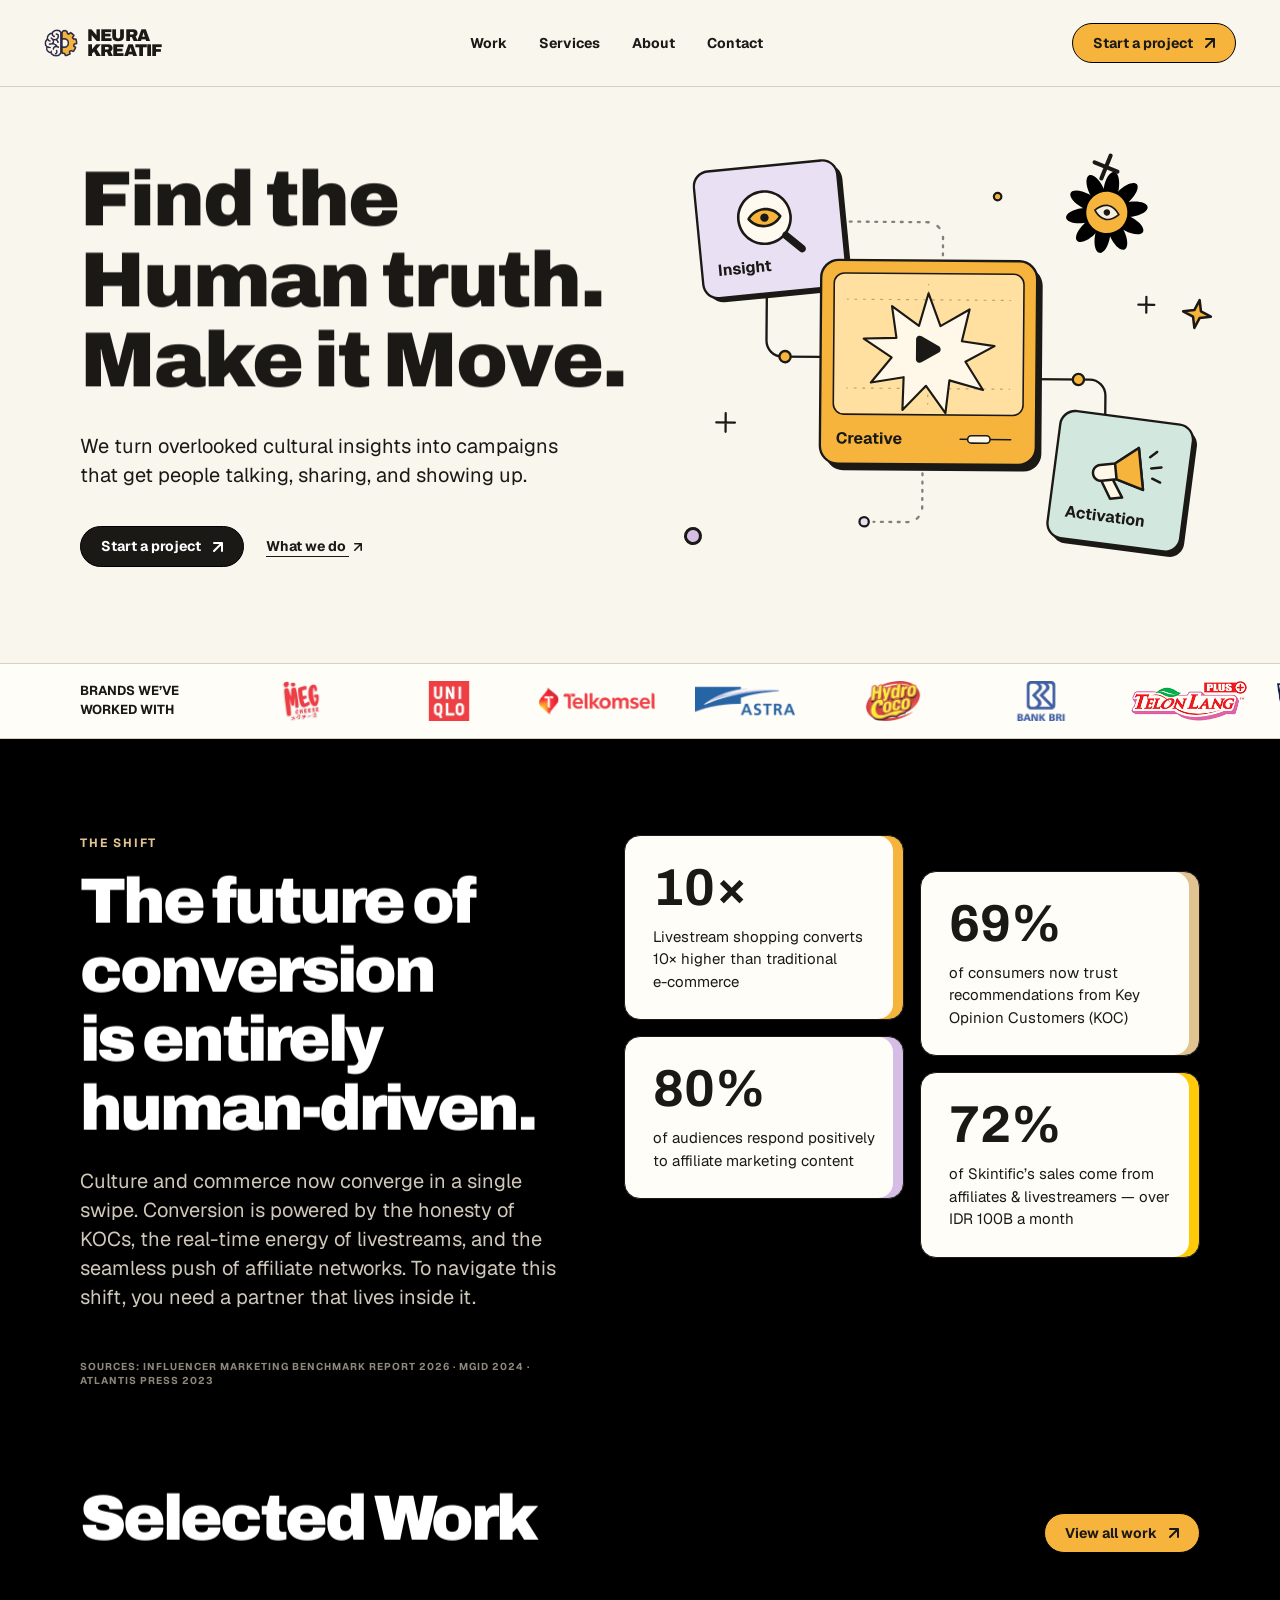
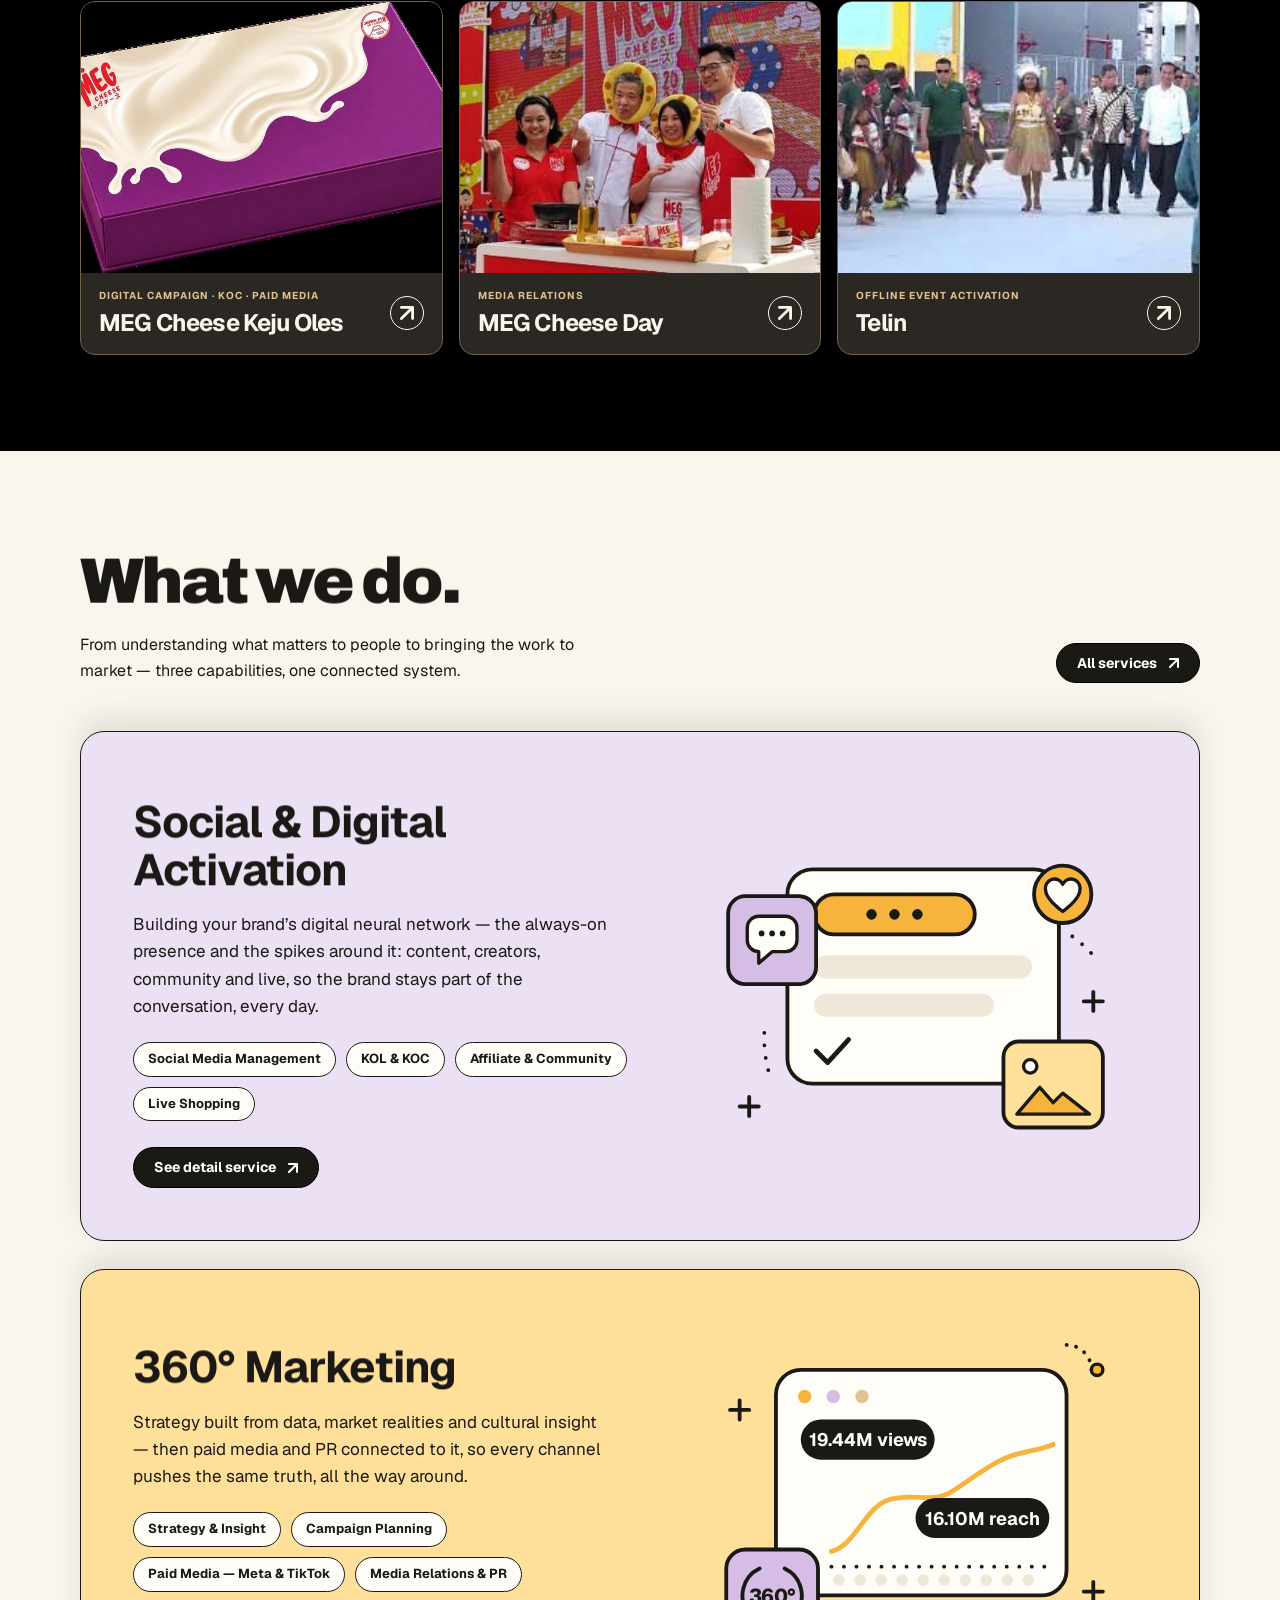
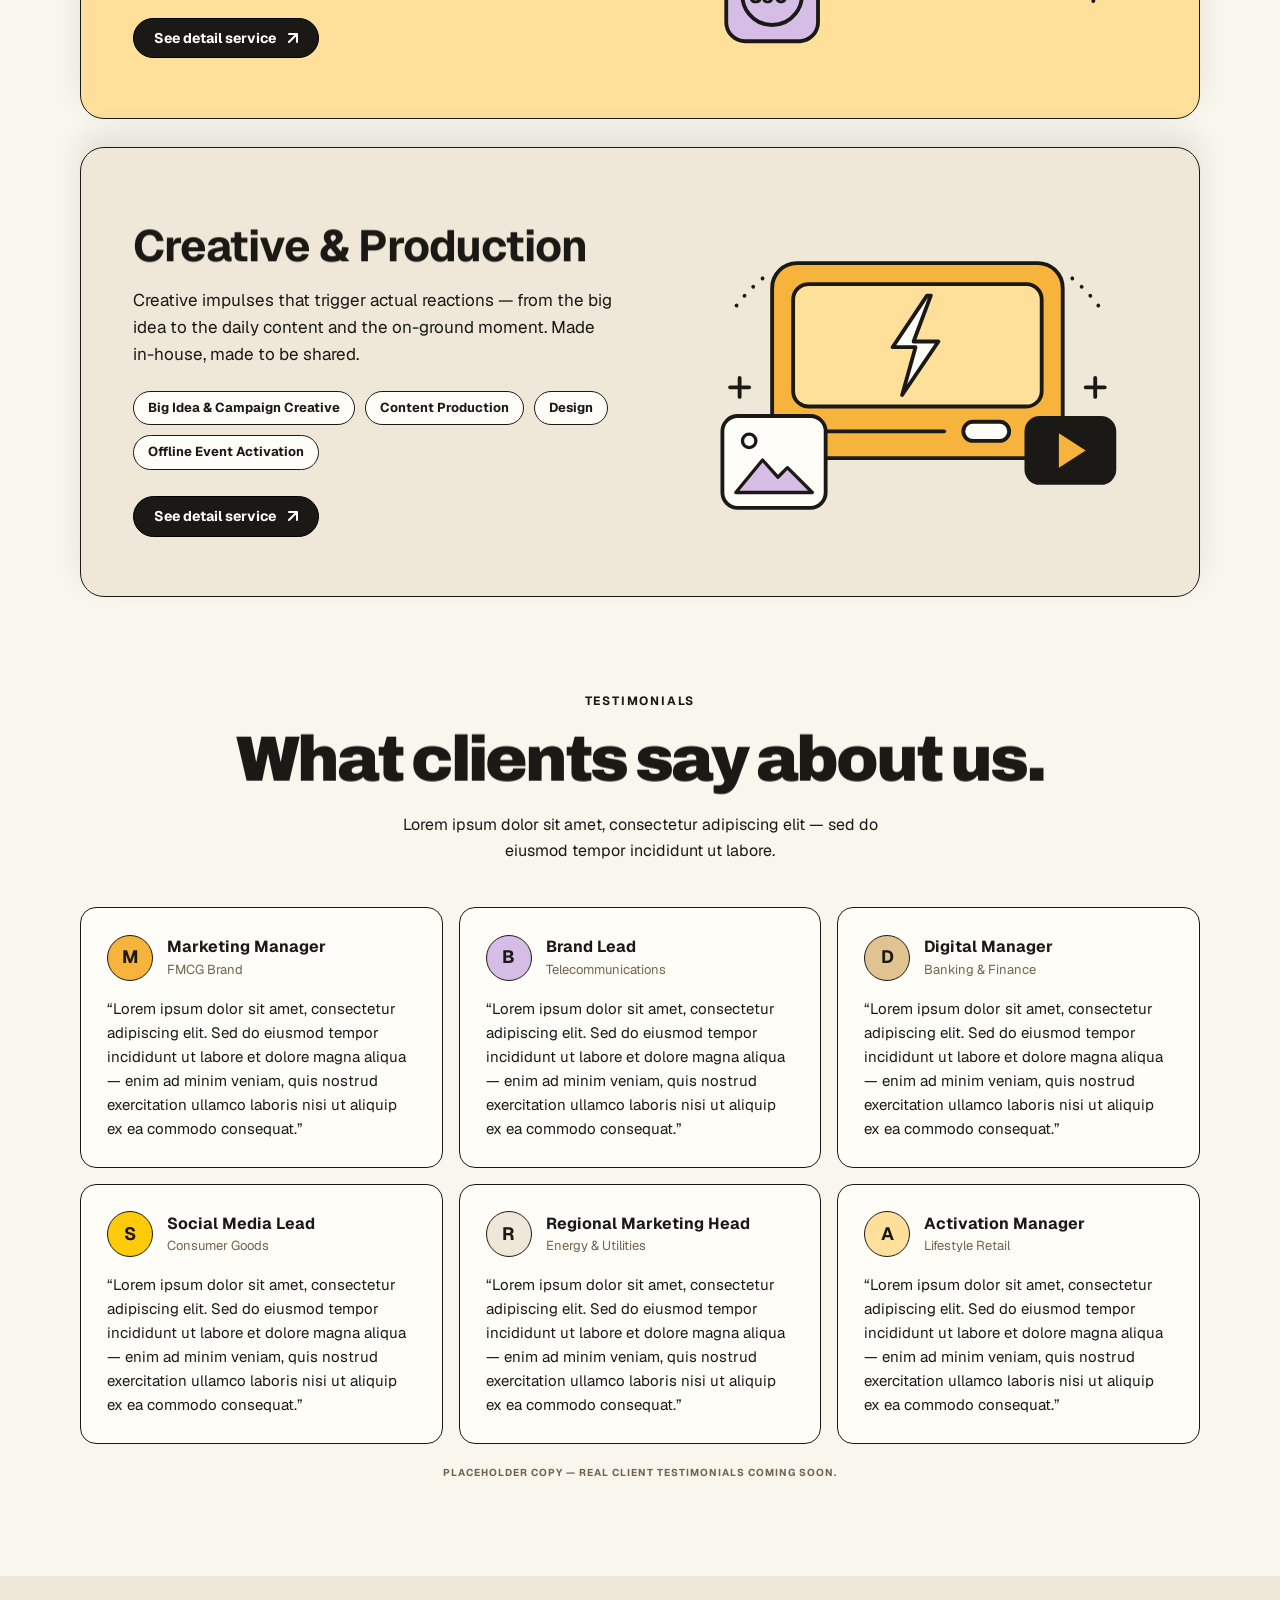
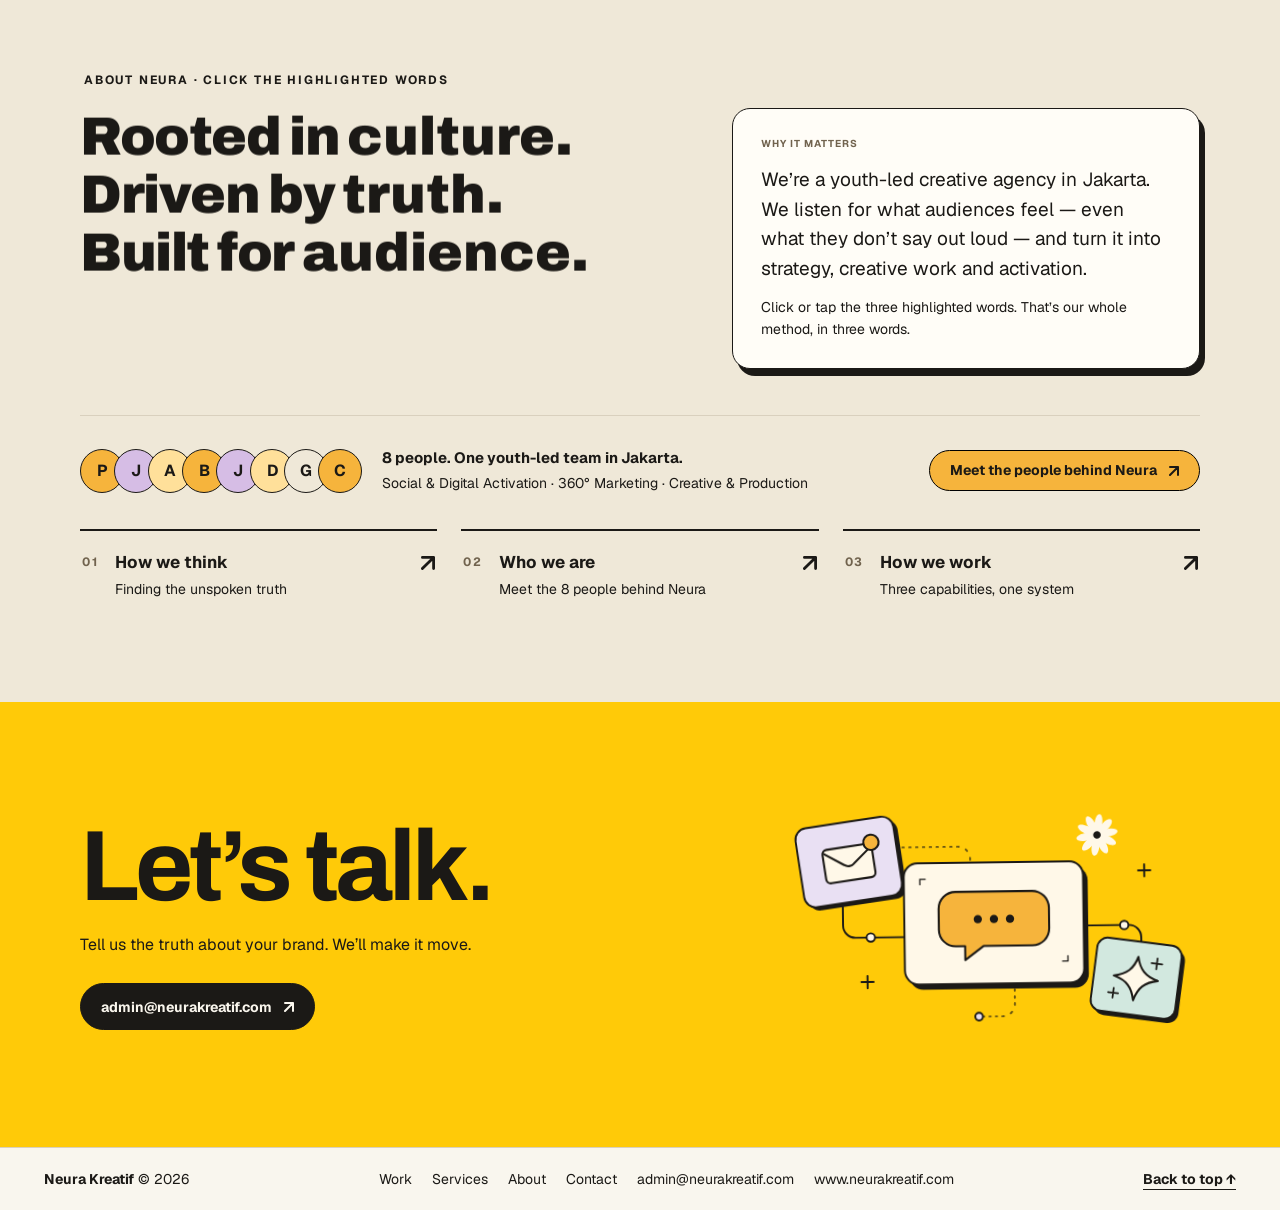
<file: index.html>
<!DOCTYPE html>
<html lang="en">
<head>
<meta charset="UTF-8">
<meta name="viewport" content="width=device-width, initial-scale=1.0">
<title>Find the Human Truth. Make it Move. — Neura Kreatif</title>
<meta name="description" content="Neura Kreatif is a youth-led 360° creative agency: Social & Digital Activation, 360° Marketing, Creative & Production.">
<meta property="og:title" content="Find the Human Truth. Make it Move. — Neura Kreatif">
<meta property="og:description" content="Neura Kreatif is a youth-led 360° creative agency: Social & Digital Activation, 360° Marketing, Creative & Production.">
<meta property="og:type" content="website">
<meta property="og:url" content="https://jmustopa.github.io/neura-kreatif/">
<meta property="og:image" content="https://jmustopa.github.io/neura-kreatif/assets/img/share.jpg">
<meta name="twitter:card" content="summary_large_image">

<link rel="stylesheet" href="assets/css/fonts.css?v=20">
<link rel="stylesheet" href="assets/css/tokens.css">
<link rel="stylesheet" href="assets/css/styles.css?v=30">
</head>
<body><div id="top"></div><header class="site-nav"><div class="bar">
<a class="logo" href="index.html"><img src="assets/img/logo-mark.png" alt="Neura Kreatif logo"><span class="word">NEURA<br>KREATIF</span></a>
<nav class="nav-links" id="navLinks">
<a href="work/index.html">Work</a>
<a href="services/index.html">Services</a>
<a href="about/index.html">About</a>
<a href="contact/index.html">Contact</a>
</nav>
<span style="display:flex;gap:10px;align-items:center">
<a class="btn cta" href="contact/index.html">Start a project <svg class="arr" viewBox="0 0 10 10" fill="none" aria-hidden="true"><path d="M9 9V1H1M9 1L1 9" stroke="currentColor" stroke-width="2" stroke-linecap="round" stroke-linejoin="round"/></svg></a>
<button class="nav-toggle" aria-expanded="false" aria-controls="navLinks" onclick="var b=this,d=document.getElementById('navLinks');d.classList.toggle('open');b.setAttribute('aria-expanded',d.classList.contains('open'))">Menu</button>
</span>
</div></header>
<section class="band" style="padding-top:72px"><div class="wrap"><div class="hero-grid">
<div>
<h1 class="display">Find the<br>Human truth.<br>Make it Move.</h1>
<p class="lead" style="margin-top:32px">We turn overlooked cultural insights into campaigns that get people talking, sharing, and showing up.</p>
<div class="hero-cta"><a class="btn dark" href="contact/index.html">Start a project <svg class="arr" viewBox="0 0 10 10" fill="none" aria-hidden="true"><path d="M9 9V1H1M9 1L1 9" stroke="currentColor" stroke-width="2" stroke-linecap="round" stroke-linejoin="round"/></svg></a><a class="textlink" href="services/index.html">What we do <svg class="arr" viewBox="0 0 10 10" fill="none" aria-hidden="true"><path d="M9 9V1H1M9 1L1 9" stroke="currentColor" stroke-width="2" stroke-linecap="round" stroke-linejoin="round"/></svg></a></div>
</div>
<div class="hero-art"><span class="hero-spark hs1"><svg viewBox="0 0 24 24" fill="none" stroke="#1b1916" stroke-width="3" stroke-linecap="round"><path d="M12 3v18M3 12h18"/></svg></span><span class="hero-spark hs2"><svg viewBox="0 0 16 16"><circle cx="8" cy="8" r="5" fill="#d6bde5" stroke="#1b1916" stroke-width="2"/></svg></span><span class="hero-spark hs3"><svg viewBox="0 0 24 24"><path d="M12 2l2.4 7.6L22 12l-7.6 2.4L12 22l-2.4-7.6L2 12l7.6-2.4z" fill="#f6b43c" stroke="#1b1916" stroke-width="1.8" stroke-linejoin="round"/></svg></span><img src="assets/img/doodle-hero.svg" alt="Neura doodle illustration — Insight, Creative and Activation, connected" style="width:100%;height:auto"></div>
</div></div></section>
<div class="logo-strip"><div class="row"><span class="label" style="padding-left:var(--nk-page-pad)"><span style="white-space:nowrap">BRANDS WE&rsquo;VE</span><br><span style="white-space:nowrap">WORKED WITH</span></span><div style="overflow:hidden;flex:1"><div class="marquee"><span class="brand-frame"><img src="assets/img/client-meg.png" alt="MEG"></span><span class="brand-frame"><img src="assets/img/client-uniqlo.png" alt="Uniqlo"></span><span class="brand-frame"><img src="assets/img/client-telkomsel.png" alt="Telkomsel"></span><span class="brand-frame"><img src="assets/img/client-astra.png" alt="Astra"></span><span class="brand-frame"><img src="assets/img/client-hydrococo.png" alt="Hydro Coco"></span><span class="brand-frame"><img src="assets/img/client-bri.png" alt="Bank BRI"></span><span class="brand-frame"><img src="assets/img/client-telonlang.png" alt="Telon Lang"></span><span class="brand-frame"><img src="assets/img/client-woods.png" alt="WOODS'"></span><span class="brand-frame"><img src="assets/img/client-pln.svg" alt="PLN"></span><span class="brand-frame"><img src="assets/img/client-btpn.svg" alt="btpn"></span><span class="brand-frame"><img src="assets/img/client-telin.png" alt="Telin"></span><span class="brand-frame"><img src="assets/img/client-telkomindonesia.png" alt="Telkom Indonesia"></span><span class="brand-frame"><img src="assets/img/client-bni.svg" alt="BNI"></span><span class="brand-frame"><img src="assets/img/client-castrol.svg" alt="Castrol"></span><span class="brand-frame"><img src="assets/img/client-meg.png" alt="MEG"></span><span class="brand-frame"><img src="assets/img/client-uniqlo.png" alt="Uniqlo"></span><span class="brand-frame"><img src="assets/img/client-telkomsel.png" alt="Telkomsel"></span><span class="brand-frame"><img src="assets/img/client-astra.png" alt="Astra"></span><span class="brand-frame"><img src="assets/img/client-hydrococo.png" alt="Hydro Coco"></span><span class="brand-frame"><img src="assets/img/client-bri.png" alt="Bank BRI"></span><span class="brand-frame"><img src="assets/img/client-telonlang.png" alt="Telon Lang"></span><span class="brand-frame"><img src="assets/img/client-woods.png" alt="WOODS'"></span><span class="brand-frame"><img src="assets/img/client-pln.svg" alt="PLN"></span><span class="brand-frame"><img src="assets/img/client-btpn.svg" alt="btpn"></span><span class="brand-frame"><img src="assets/img/client-telin.png" alt="Telin"></span><span class="brand-frame"><img src="assets/img/client-telkomindonesia.png" alt="Telkom Indonesia"></span><span class="brand-frame"><img src="assets/img/client-bni.svg" alt="BNI"></span><span class="brand-frame"><img src="assets/img/client-castrol.svg" alt="Castrol"></span></div></div></div></div>
<section class="band band-black"><div class="wrap"><div class="shift-grid">
<div class="shift-left">
<p class="eyebrow" style="color:var(--nk-sand)">The shift</p>
<h2 class="h1" style="color:#fff;margin-top:16px">The future of conversion is entirely human-driven.</h2>
<p class="lead" style="margin-top:24px">Culture and commerce now converge in a single swipe. Conversion is powered by the honesty of KOCs, the real-time energy of livestreams, and the seamless push of affiliate networks. To navigate this shift, you need a partner that lives inside it.</p>
<p class="micro shift-src">Sources: Influencer Marketing Benchmark Report 2026 · MGID 2024 · Atlantis Press 2023</p>
</div>
<div>
<div class="shift-cards">
<div class="shift-col">
<div class="scard edge-yellow"><div class="snum">10&times;</div><div class="scap">Livestream shopping converts 10&times; higher than traditional e-commerce</div></div>
<div class="scard edge-lilac"><div class="snum">80%</div><div class="scap">of audiences respond positively to affiliate marketing content</div></div>
</div>
<div class="shift-col shift-col-off">
<div class="scard edge-sand"><div class="snum">69%</div><div class="scap">of consumers now trust recommendations from Key Opinion Customers (KOC)</div></div>
<div class="scard edge-bright"><div class="snum">72%</div><div class="scap">of Skintific&rsquo;s sales come from affiliates &amp; livestreamers — over IDR 100B a month</div></div>
</div>
</div>
</div>
</div></div></section>
<section class="band band-black" style="padding-top:0"><div class="wrap">
<div class="sec-head"><h2 class="h1" style="color:#fff">Selected Work</h2><a class="btn" href="work/index.html">View all work <svg class="arr" viewBox="0 0 10 10" fill="none" aria-hidden="true"><path d="M9 9V1H1M9 1L1 9" stroke="currentColor" stroke-width="2" stroke-linecap="round" stroke-linejoin="round"/></svg></a></div>
<div class="work-grid home-work"><a class="work-card" href="work/meg-cheese-keju-oles.html"><div class="media"><img loading="lazy" src="assets/img/work-meg-pack.jpg" alt="MEG Cheese Keju Oles pack"></div><div class="foot"><div><div class="micro cat">Digital campaign · KOC · Paid media</div><div class="ttl">MEG Cheese Keju Oles</div></div><span class="circle-arrow"><svg class="arr arr-lg" viewBox="0 0 10 10" fill="none" aria-hidden="true"><path d="M9 9V1H1M9 1L1 9" stroke="currentColor" stroke-width="2" stroke-linecap="round" stroke-linejoin="round"/></svg></span></div></a><a class="work-card" href="work/meg-cheese-day.html"><div class="media"><img loading="lazy" src="assets/img/work-meg-cheese-day.jpg" alt="MEG Cheese Day event hosts"></div><div class="foot"><div><div class="micro cat">Media relations</div><div class="ttl">MEG Cheese Day</div></div><span class="circle-arrow"><svg class="arr arr-lg" viewBox="0 0 10 10" fill="none" aria-hidden="true"><path d="M9 9V1H1M9 1L1 9" stroke="currentColor" stroke-width="2" stroke-linecap="round" stroke-linejoin="round"/></svg></span></div></a><a class="work-card" href="work/telin-event.html"><div class="media"><img loading="lazy" src="assets/img/work-telin-parade.png" alt="Telin offline event activation"></div><div class="foot"><div><div class="micro cat">Offline event activation</div><div class="ttl">Telin</div></div><span class="circle-arrow"><svg class="arr arr-lg" viewBox="0 0 10 10" fill="none" aria-hidden="true"><path d="M9 9V1H1M9 1L1 9" stroke="currentColor" stroke-width="2" stroke-linecap="round" stroke-linejoin="round"/></svg></span></div></a></div>
</div></section>
<section class="band"><div class="wrap">
<div class="sec-head"><div><h2 class="h1">What we do.</h2><p class="body-txt" style="margin-top:16px;max-width:520px">From understanding what matters to people to bringing the work to market — three capabilities, one connected system.</p></div><a class="btn dark" href="services/index.html">All services <svg class="arr" viewBox="0 0 10 10" fill="none" aria-hidden="true"><path d="M9 9V1H1M9 1L1 9" stroke="currentColor" stroke-width="2" stroke-linecap="round" stroke-linejoin="round"/></svg></a></div>
<div class="stack">
<article class="stack-card sc-social" style="top:92px">
<div class="stack-txt">
<h3 class="stack-title">Social &amp; Digital Activation</h3>
<p class="stack-desc">Building your brand&rsquo;s digital neural network — the always-on presence and the spikes around it: content, creators, community and live, so the brand stays part of the conversation, every day.</p>
<div class="chips" style="margin-top:22px"><span class="chip">Social Media Management</span><span class="chip">KOL &amp; KOC</span><span class="chip">Affiliate &amp; Community</span><span class="chip">Live Shopping</span></div>
<p style="margin-top:26px"><a class="btn dark" href="services/index.html#social">See detail service <svg class="arr" viewBox="0 0 10 10" fill="none" aria-hidden="true"><path d="M9 9V1H1M9 1L1 9" stroke="currentColor" stroke-width="2" stroke-linecap="round" stroke-linejoin="round"/></svg></a></p>
</div>
<div class="stack-vis" aria-hidden="true">
<svg viewBox="0 0 480 360" width="100%" fill="none" role="img">
  <!-- dotted arcs -->
  <path d="M84 268a130 130 0 0 1-4-42" stroke="#1B1916" stroke-width="4" stroke-linecap="round" stroke-dasharray="0.1 13"/>
  <path d="M402 128a130 130 0 0 1 22 20" stroke="#1B1916" stroke-width="4" stroke-linecap="round" stroke-dasharray="0.1 13"/>
  <!-- plus signs -->
  <path d="M54 306h20M64 296v20" stroke="#1B1916" stroke-width="4" stroke-linecap="round"/>
  <path d="M414 196h20M424 186v20" stroke="#1B1916" stroke-width="4" stroke-linecap="round"/>
  <!-- post card -->
  <rect x="104" y="58" width="284" height="224" rx="26" fill="#FFFDF7" stroke="#1B1916" stroke-width="4"/>
  <!-- header pill, dots centred (pill centre x=216) -->
  <rect x="132" y="84" width="168" height="42" rx="21" fill="#F6B43C" stroke="#1B1916" stroke-width="4"/>
  <circle cx="192" cy="105" r="5.5" fill="#1B1916"/>
  <circle cx="216" cy="105" r="5.5" fill="#1B1916"/>
  <circle cx="240" cy="105" r="5.5" fill="#1B1916"/>
  <!-- skeleton lines, same left edge x=132 -->
  <rect x="132" y="148" width="228" height="24" rx="12" fill="#EFE8D8"/>
  <rect x="132" y="188" width="188" height="24" rx="12" fill="#EFE8D8"/>
  <!-- check mark, aligned to content edge, inside the card -->
  <path d="M134 248l12 12 22-24" stroke="#1B1916" stroke-width="5" stroke-linecap="round" stroke-linejoin="round"/>
  <!-- chat badge, bubble centred in badge (88,132) -->
  <g>
    <rect x="42" y="86" width="92" height="92" rx="18" fill="#D6BDE5" stroke="#1B1916" stroke-width="4"/>
    <path d="M74 107h28a12 12 0 0 1 12 12v13a12 12 0 0 1-12 12H88l-14 12v-12a12 12 0 0 1-12-12v-13a12 12 0 0 1 12-12z" fill="#FFFDF7" stroke="#1B1916" stroke-width="3.5" stroke-linejoin="round"/>
    <circle cx="77" cy="125" r="3" fill="#1B1916"/>
    <circle cx="88" cy="125" r="3" fill="#1B1916"/>
    <circle cx="99" cy="125" r="3" fill="#1B1916"/>
  </g>
  <!-- like badge, heart centred in circle (392,84) -->
  <g>
    <circle cx="392" cy="84" r="30" fill="#F6B43C" stroke="#1B1916" stroke-width="4"/>
    <path d="M392 102c-12-9-18-16-18-23a9.5 9.5 0 0 1 18-5.5A9.5 9.5 0 0 1 410 79c0 7-6 14-18 23z" fill="#FFFDF7" stroke="#1B1916" stroke-width="3.5" stroke-linejoin="round"/>
  </g>
  <!-- image card -->
  <g>
    <rect x="330" y="238" width="104" height="90" rx="16" fill="#FFE09A" stroke="#1B1916" stroke-width="4"/>
    <circle cx="358" cy="264" r="7" fill="#FFFDF7" stroke="#1B1916" stroke-width="3.5"/>
    <path d="M344 314l24-28 14 16 10-10 28 22z" fill="#F6B43C" stroke="#1B1916" stroke-width="3.5" stroke-linejoin="round"/>
  </g>
</svg>
</div>
</article>
<article class="stack-card sc-360" style="top:106px">
<div class="stack-txt">
<h3 class="stack-title">360&deg; Marketing</h3>
<p class="stack-desc">Strategy built from data, market realities and cultural insight — then paid media and PR connected to it, so every channel pushes the same truth, all the way around.</p>
<div class="chips" style="margin-top:22px"><span class="chip">Strategy &amp; Insight</span><span class="chip">Campaign Planning</span><span class="chip">Paid Media — Meta &amp; TikTok</span><span class="chip">Media Relations &amp; PR</span></div>
<p style="margin-top:26px"><a class="btn dark" href="services/index.html#s360">See detail service <svg class="arr" viewBox="0 0 10 10" fill="none" aria-hidden="true"><path d="M9 9V1H1M9 1L1 9" stroke="currentColor" stroke-width="2" stroke-linecap="round" stroke-linejoin="round"/></svg></a></p>
</div>
<div class="stack-vis" aria-hidden="true">
<svg viewBox="0 0 480 360" width="100%" fill="none" role="img">
  <!-- plus signs -->
  <path d="M44 92h20M54 82v20" stroke="#1B1916" stroke-width="4" stroke-linecap="round"/>
  <path d="M414 282h20M424 272v20" stroke="#1B1916" stroke-width="4" stroke-linecap="round"/>
  <!-- dashboard card -->
  <rect x="92" y="50" width="304" height="236" rx="26" fill="#FFFDF7" stroke="#1B1916" stroke-width="4"/>
  <!-- orbit arc + dot at the top-right corner -->
  <path d="M422 50a26 26 0 0 0-26-26" stroke="#1B1916" stroke-width="4" stroke-linecap="round" stroke-dasharray="0.1 10"/>
  <circle cx="428" cy="50" r="6" fill="#F6B43C" stroke="#1B1916" stroke-width="3.5"/>
  <!-- window dots -->
  <circle cx="122" cy="78" r="7" fill="#F6B43C"/>
  <circle cx="152" cy="78" r="7" fill="#D6BDE5"/>
  <circle cx="182" cy="78" r="7" fill="#E0C391"/>
  <!-- views badge -->
  <g>
    <rect x="118" y="102" width="140" height="42" rx="21" fill="#1B1916"/>
    <text x="188" y="130" text-anchor="middle" font-family="Geist, Arial, sans-serif" font-weight="700" font-size="19" fill="#FFFDF7">19.44M views</text>
  </g>
  <!-- growth line, clear of both badges -->
  <path d="M150 240c25-6 35-46 60-54s45 4 65-8 45-34 70-40 30-6 37-10" stroke="#F6B43C" stroke-width="5" stroke-linecap="round"/>
  <!-- reach badge -->
  <g>
    <rect x="238" y="184" width="140" height="42" rx="21" fill="#1B1916"/>
    <text x="308" y="212" text-anchor="middle" font-family="Geist, Arial, sans-serif" font-weight="700" font-size="19" fill="#FFFDF7">16.10M reach</text>
  </g>
  <!-- dashed baseline + dot row, starting clear of the 360 badge -->
  <path d="M150 256h228" stroke="#1B1916" stroke-width="4" stroke-linecap="round" stroke-dasharray="0.1 13"/>
  <g fill="#EFE8D8">
    <circle cx="158" cy="270" r="6"/><circle cx="180" cy="270" r="6"/><circle cx="202" cy="270" r="6"/><circle cx="224" cy="270" r="6"/><circle cx="246" cy="270" r="6"/><circle cx="268" cy="270" r="6"/><circle cx="290" cy="270" r="6"/><circle cx="312" cy="270" r="6"/><circle cx="334" cy="270" r="6"/><circle cx="356" cy="270" r="6"/>
  </g>
  <!-- 360 badge: near-full circle mark with "360°" in the centre (88,286) -->
  <g>
    <rect x="40" y="238" width="96" height="96" rx="20" fill="#D6BDE5" stroke="#1B1916" stroke-width="4"/>
    <path d="M101.1 257.9a31 31 0 1 1-26.2 0" stroke="#1B1916" stroke-width="4" stroke-linecap="round"/>
    <text x="88" y="294" text-anchor="middle" font-family="Geist, Arial, sans-serif" font-weight="800" font-size="21" letter-spacing="-0.5" fill="#1B1916">360°</text>
  </g>
</svg>
</div>
</article>
<article class="stack-card sc-creative" style="top:120px">
<div class="stack-txt">
<h3 class="stack-title">Creative &amp; Production</h3>
<p class="stack-desc">Creative impulses that trigger actual reactions — from the big idea to the daily content and the on-ground moment. Made in-house, made to be shared.</p>
<div class="chips" style="margin-top:22px"><span class="chip">Big Idea &amp; Campaign Creative</span><span class="chip">Content Production</span><span class="chip">Design</span><span class="chip">Offline Event Activation</span></div>
<p style="margin-top:26px"><a class="btn dark" href="services/index.html#creative">See detail service <svg class="arr" viewBox="0 0 10 10" fill="none" aria-hidden="true"><path d="M9 9V1H1M9 1L1 9" stroke="currentColor" stroke-width="2" stroke-linecap="round" stroke-linejoin="round"/></svg></a></p>
</div>
<div class="stack-vis" aria-hidden="true">
<svg viewBox="0 0 480 360" width="100%" fill="none" role="img">
  <!-- dotted arcs (mirrored pair) -->
  <path d="M78 82a170 170 0 0 0-34 38" stroke="#1B1916" stroke-width="4" stroke-linecap="round" stroke-dasharray="0.1 13"/>
  <path d="M402 82a170 170 0 0 1 34 38" stroke="#1B1916" stroke-width="4" stroke-linecap="round" stroke-dasharray="0.1 13"/>
  <!-- plus signs (same height, symmetric) -->
  <path d="M44 196h20M54 186v20" stroke="#1B1916" stroke-width="4" stroke-linecap="round"/>
  <path d="M416 196h20M426 186v20" stroke="#1B1916" stroke-width="4" stroke-linecap="round"/>
  <!-- player body -->
  <rect x="88" y="66" width="304" height="204" rx="26" fill="#F6B43C" stroke="#1B1916" stroke-width="4"/>
  <!-- screen -->
  <rect x="110" y="88" width="260" height="128" rx="16" fill="#FFE09A" stroke="#1B1916" stroke-width="4"/>
  <!-- lightning bolt, centred in screen (240,152) -->
  <path d="M250 100l-36 54h24l-14 50 38-56h-26l18-48z" fill="#FFFDF7" stroke="#1B1916" stroke-width="4" stroke-linejoin="round"/>
  <!-- progress row: line + pill, no collisions -->
  <path d="M112 242h156" stroke="#1B1916" stroke-width="4" stroke-linecap="round"/>
  <rect x="288" y="232" width="48" height="20" rx="10" fill="#FFFDF7" stroke="#1B1916" stroke-width="4"/>
  <!-- image card (overlaps player corner by the same depth as the play button) -->
  <g>
    <rect x="36" y="226" width="108" height="96" rx="16" fill="#FFFDF7" stroke="#1B1916" stroke-width="4"/>
    <circle cx="64" cy="252" r="7" fill="#FFFDF7" stroke="#1B1916" stroke-width="3.5"/>
    <path d="M50 306l28-34 16 18 10-10 26 26z" fill="#D6BDE5" stroke="#1B1916" stroke-width="3.5" stroke-linejoin="round"/>
  </g>
  <!-- play button -->
  <g>
    <rect x="352" y="226" width="96" height="72" rx="16" fill="#1B1916"/>
    <path d="M388 244l28 18-28 18z" fill="#F6B43C"/>
  </g>
</svg>
</div>
</article>
</div></div>
</div></section>
<section class="band" style="padding-top:0"><div class="wrap">
<p class="eyebrow" style="text-align:center">Testimonials</p>
<h2 class="h1" style="text-align:center;margin-top:16px">What clients say about us.</h2>
<p class="body-txt" style="text-align:center;margin:18px auto 0;max-width:520px">Lorem ipsum dolor sit amet, consectetur adipiscing elit — sed do eiusmod tempor incididunt ut labore.</p>
<div class="t-grid">
<article class="tcard"><div class="t-head"><span class="t-ava" style="background:var(--nk-yellow)">M</span><div><div class="t-name">Marketing Manager</div><div class="t-role">FMCG Brand</div></div></div><p class="t-quote">&ldquo;Lorem ipsum dolor sit amet, consectetur adipiscing elit. Sed do eiusmod tempor incididunt ut labore et dolore magna aliqua — enim ad minim veniam, quis nostrud exercitation ullamco laboris nisi ut aliquip ex ea commodo consequat.&rdquo;</p></article><article class="tcard"><div class="t-head"><span class="t-ava" style="background:var(--nk-lilac)">B</span><div><div class="t-name">Brand Lead</div><div class="t-role">Telecommunications</div></div></div><p class="t-quote">&ldquo;Lorem ipsum dolor sit amet, consectetur adipiscing elit. Sed do eiusmod tempor incididunt ut labore et dolore magna aliqua — enim ad minim veniam, quis nostrud exercitation ullamco laboris nisi ut aliquip ex ea commodo consequat.&rdquo;</p></article><article class="tcard"><div class="t-head"><span class="t-ava" style="background:var(--nk-sand)">D</span><div><div class="t-name">Digital Manager</div><div class="t-role">Banking &amp; Finance</div></div></div><p class="t-quote">&ldquo;Lorem ipsum dolor sit amet, consectetur adipiscing elit. Sed do eiusmod tempor incididunt ut labore et dolore magna aliqua — enim ad minim veniam, quis nostrud exercitation ullamco laboris nisi ut aliquip ex ea commodo consequat.&rdquo;</p></article><article class="tcard"><div class="t-head"><span class="t-ava" style="background:var(--nk-yellow-bright)">S</span><div><div class="t-name">Social Media Lead</div><div class="t-role">Consumer Goods</div></div></div><p class="t-quote">&ldquo;Lorem ipsum dolor sit amet, consectetur adipiscing elit. Sed do eiusmod tempor incididunt ut labore et dolore magna aliqua — enim ad minim veniam, quis nostrud exercitation ullamco laboris nisi ut aliquip ex ea commodo consequat.&rdquo;</p></article><article class="tcard"><div class="t-head"><span class="t-ava" style="background:var(--nk-beige)">R</span><div><div class="t-name">Regional Marketing Head</div><div class="t-role">Energy &amp; Utilities</div></div></div><p class="t-quote">&ldquo;Lorem ipsum dolor sit amet, consectetur adipiscing elit. Sed do eiusmod tempor incididunt ut labore et dolore magna aliqua — enim ad minim veniam, quis nostrud exercitation ullamco laboris nisi ut aliquip ex ea commodo consequat.&rdquo;</p></article><article class="tcard"><div class="t-head"><span class="t-ava" style="background:var(--nk-yellow-soft)">A</span><div><div class="t-name">Activation Manager</div><div class="t-role">Lifestyle Retail</div></div></div><p class="t-quote">&ldquo;Lorem ipsum dolor sit amet, consectetur adipiscing elit. Sed do eiusmod tempor incididunt ut labore et dolore magna aliqua — enim ad minim veniam, quis nostrud exercitation ullamco laboris nisi ut aliquip ex ea commodo consequat.&rdquo;</p></article>
</div>
<p class="micro" style="text-align:center;margin-top:22px;color:var(--nk-taupe)">Placeholder copy — real client testimonials coming soon.</p>
</div></section>
<section class="band band-beige" id="about-neura"><div class="wrap">
<p class="eyebrow">About Neura &middot; Click the highlighted words</p>
<div class="mani-grid">
<h2 class="h2">Rooted in <button type="button" class="mword mw-culture" data-mkey="culture" aria-pressed="false">culture.</button><br>Driven by <button type="button" class="mword mw-truth" data-mkey="truth" aria-pressed="false">truth.</button><br>Built for <button type="button" class="mword mw-audience" data-mkey="audience" aria-pressed="false">audience.</button></h2>
<div class="mani-panel" aria-live="polite">
<p class="micro mani-kicker" id="maniKicker">Why it matters</p>
<p class="mani-def" id="maniDef">We&rsquo;re a youth-led creative agency in Jakarta. We listen for what audiences feel &mdash; even what they don&rsquo;t say out loud &mdash; and turn it into strategy, creative work and activation.</p>
<p class="mani-note" id="maniNote">Click or tap the three highlighted words. That&rsquo;s our whole method, in three words.</p>
</div>
</div>
<div class="mani-people">
<a class="mani-avatars" href="about/index.html#team" aria-label="Meet the 8 people behind Neura"><span style="background:#f6b43c">P</span><span style="background:#d6bde5">J</span><span style="background:#ffe09a">A</span><span style="background:#f6b43c">B</span><span style="background:#d6bde5">J</span><span style="background:#ffe09a">D</span><span style="background:#efe8d8">G</span><span style="background:#f6b43c">C</span></a>
<div class="mani-proof"><strong>8 people. One youth-led team in Jakarta.</strong><span>Social &amp; Digital Activation &middot; 360&deg; Marketing &middot; Creative &amp; Production</span></div>
<a class="btn" href="about/index.html#team">Meet the people behind Neura <svg class="arr" viewBox="0 0 10 10" fill="none" aria-hidden="true"><path d="M9 9V1H1M9 1L1 9" stroke="currentColor" stroke-width="2" stroke-linecap="round" stroke-linejoin="round"/></svg></a>
</div>
<div class="mani-teasers">
<a class="mani-teaser" href="about/index.html"><span class="mt-no">01</span><span class="mt-txt"><strong>How we think</strong><small>Finding the unspoken truth</small></span><svg class="arr arr-lg" viewBox="0 0 10 10" fill="none" aria-hidden="true"><path d="M9 9V1H1M9 1L1 9" stroke="currentColor" stroke-width="2" stroke-linecap="round" stroke-linejoin="round"/></svg></a>
<a class="mani-teaser" href="about/index.html#team"><span class="mt-no">02</span><span class="mt-txt"><strong>Who we are</strong><small>Meet the 8 people behind Neura</small></span><svg class="arr arr-lg" viewBox="0 0 10 10" fill="none" aria-hidden="true"><path d="M9 9V1H1M9 1L1 9" stroke="currentColor" stroke-width="2" stroke-linecap="round" stroke-linejoin="round"/></svg></a>
<a class="mani-teaser" href="services/index.html"><span class="mt-no">03</span><span class="mt-txt"><strong>How we work</strong><small>Three capabilities, one system</small></span><svg class="arr arr-lg" viewBox="0 0 10 10" fill="none" aria-hidden="true"><path d="M9 9V1H1M9 1L1 9" stroke="currentColor" stroke-width="2" stroke-linecap="round" stroke-linejoin="round"/></svg></a>
</div>
</div></section>
<script>
(function(){
  var MANI = {
    culture: {kicker: 'Culture \u2014 what it means at Neura', def: 'The stuff people actually live in: timelines, group chats, communities and scenes. We don\u2019t watch culture from the outside \u2014 we live inside it.', note: 'Rooted in culture means the work starts where people already are.'},
    truth: {kicker: 'Truth \u2014 what it means at Neura', def: 'What audiences feel but rarely say out loud. We dig for that unspoken truth first \u2014 then we build the strategy on top of it.', note: 'Driven by truth means no campaign starts with a guess.'},
    audience: {kicker: 'Audience \u2014 what it means at Neura', def: 'Not a reach number. Real people who have to talk, share, show up and buy \u2014 everything we make is built for them.', note: 'Built for audience means the work has to move people, not just impressions.'}
  };
  var words = Array.prototype.slice.call(document.querySelectorAll('.mword'));
  if (!words.length) return;
  var kicker = document.getElementById('maniKicker'), def = document.getElementById('maniDef'), note = document.getElementById('maniNote'), panel = document.querySelector('.mani-panel');
  var userTouched = false, timer = null, idx = -1, keys = ['culture','truth','audience'];
  function setActive(key){
    words.forEach(function(w){ var on = w.getAttribute('data-mkey') === key; w.classList.toggle('mw-on', on); w.setAttribute('aria-pressed', on ? 'true' : 'false'); });
    var d = MANI[key]; if (!d) return;
    kicker.textContent = d.kicker; def.textContent = d.def; note.textContent = d.note;
    if (panel){ panel.classList.remove('mani-swap'); void panel.offsetWidth; panel.classList.add('mani-swap'); }
  }
  words.forEach(function(w){
    var key = w.getAttribute('data-mkey');
    function user(){ userTouched = true; if (timer){ clearInterval(timer); timer = null; } setActive(key); }
    w.addEventListener('focus', user);
    w.addEventListener('click', user);
  });
  if (!window.matchMedia('(prefers-reduced-motion: reduce)').matches){
    var sec = document.getElementById('about-neura');
    var io = new IntersectionObserver(function(es){
      es.forEach(function(e){
        if (e.isIntersecting && !timer && !userTouched){
          timer = setInterval(function(){ if (userTouched || document.hidden) return; idx = (idx + 1) % keys.length; setActive(keys[idx]); }, 3400);
        } else if (!e.isIntersecting && timer){ clearInterval(timer); timer = null; }
      });
    }, {threshold: 0.35});
    if (sec) io.observe(sec);
  }
})();
</script><section class="band band-yellow"><div class="wrap"><div class="cta-inner">
<div><div class="display-xl">Let&rsquo;s talk.</div>
<p style="margin-top:18px;max-width:420px">Tell us the truth about your brand. We&rsquo;ll make it move.</p>
<a class="email-pill" href="mailto:admin@neurakreatif.com" style="margin-top:26px">admin@neurakreatif.com <svg class="arr" viewBox="0 0 10 10" fill="none" aria-hidden="true"><path d="M9 9V1H1M9 1L1 9" stroke="currentColor" stroke-width="2" stroke-linecap="round" stroke-linejoin="round"/></svg></a></div>
<div><img class="cta-art" loading="lazy" src="assets/img/doodle-contact.svg" alt="Neura doodle illustration — envelope, chat bubble and sparkles, connected" style="width:100%;height:auto"></div></div></div></section><footer class="site-footer"><div class="bar">
<span><strong>Neura Kreatif</strong> &copy; 2026</span>
<nav class="footer-links">
<a href="work/index.html">Work</a><a href="services/index.html">Services</a><a href="about/index.html">About</a><a href="contact/index.html">Contact</a>
<a href="mailto:admin@neurakreatif.com">admin@neurakreatif.com</a><a href="https://www.neurakreatif.com">www.neurakreatif.com</a>
</nav>
<a class="textlink" href="#top">Back to top &uarr;</a>
</div></footer>
<script>
document.querySelectorAll('.acc-btn').forEach(function(b){b.addEventListener('click',function(){
  var item=b.parentElement, was=item.classList.contains('open');
  item.parentElement.querySelectorAll('.acc-item').forEach(function(i){i.classList.remove('open');i.querySelector('.acc-toggle').textContent='+';});
  if(!was){item.classList.add('open');item.querySelector('.acc-toggle').textContent='\u2212';}
});});
</script>
<script>
(function(){
  if (window.matchMedia('(prefers-reduced-motion: reduce)').matches) return;
  function split(el){
    var idx = 0;
    function walk(node){
      Array.prototype.slice.call(node.childNodes).forEach(function(n){
        if (n.nodeType === 3){
          var frag = document.createDocumentFragment();
          n.textContent.split(/(\s+)/).forEach(function(part){
            if (!part) return;
            if (/^\s+$/.test(part)){ frag.appendChild(document.createTextNode(' ')); return; }
            var w = document.createElement('span'); w.className = 'rw';
            var i = document.createElement('span'); i.className = 'rwi'; i.textContent = part;
            i.style.transitionDelay = (idx++ * 110) + 'ms';
            w.appendChild(i); frag.appendChild(w);
          });
          node.replaceChild(frag, n);
        } else if (n.nodeType === 1 && n.tagName !== 'BR'){ walk(n); }
      });
    }
    walk(el);
  }
  var els = document.querySelectorAll('h1, h2.h1, h2.h2, h3.stack-title, .display-xl');
  els.forEach(split);
  var io = new IntersectionObserver(function(es){
    es.forEach(function(e){ if (e.isIntersecting){ e.target.classList.add('revealed'); io.unobserve(e.target); } });
  }, {threshold: 0.15});
  setTimeout(function(){ els.forEach(function(el){ io.observe(el); }); }, 180);
})();
</script><script src="assets/js/anime.umd.min.js"></script>
<script>
try {
  if (!window.matchMedia('(prefers-reduced-motion: reduce)').matches && window.anime) {
    var heroImg = document.querySelector('.hero-art img');
    var ctaImg = document.querySelector('.cta-art');
    var sparks = document.querySelectorAll('.hero-spark');
    if (heroImg) {
      anime.animate('.hero-art', { opacity: [0, 1], translateY: [16, 0], duration: 900, ease: 'outCubic' });
      anime.animate(heroImg, { translateY: -7, rotate: 0.7, duration: 3400, ease: 'inOutSine', alternate: true, loop: true });
    }
    if (sparks.length) {
      anime.animate('.hero-spark', { scale: [1, 1.3], rotate: [0, 25], duration: 2600, ease: 'inOutSine', alternate: true, loop: true, delay: anime.stagger(420) });
    }
    if (ctaImg) {
      anime.animate(ctaImg, { translateY: -6, rotate: -1, duration: 3000, ease: 'inOutSine', alternate: true, loop: true });
    }
  }
} catch (e) {}
</script></body></html>
</file>
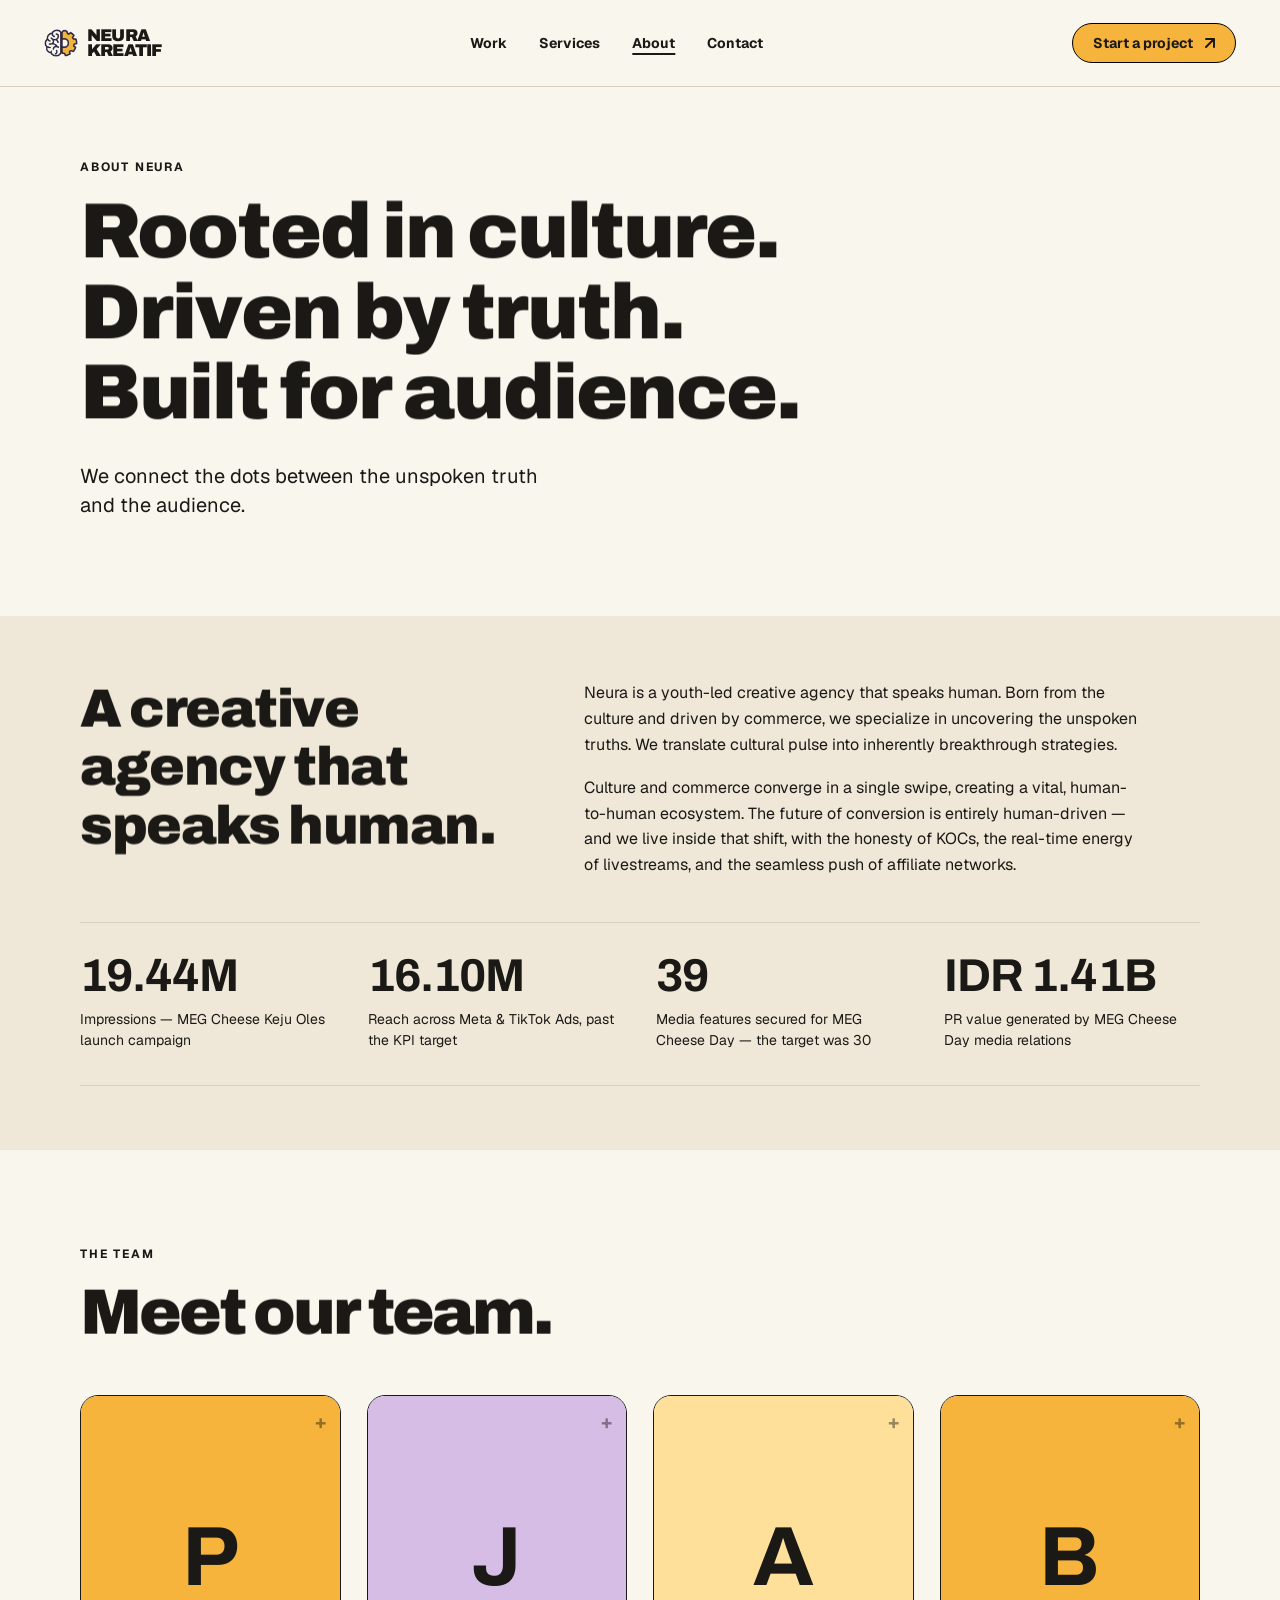
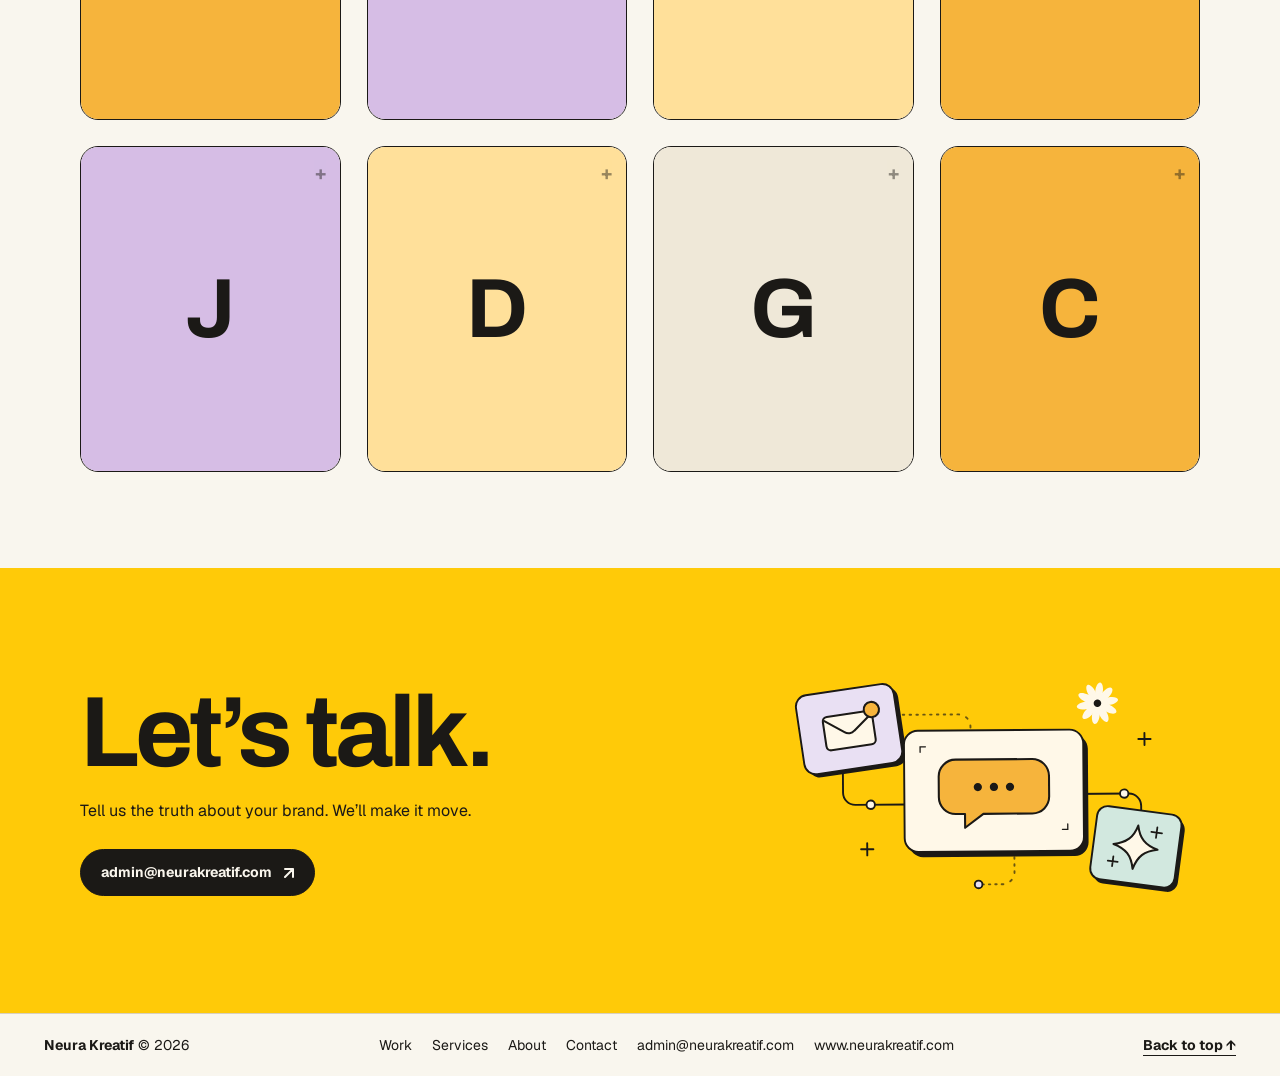
<file: about/index.html>
<!DOCTYPE html>
<html lang="en">
<head>
<meta charset="UTF-8">
<meta name="viewport" content="width=device-width, initial-scale=1.0">
<title>About — Neura Kreatif</title>
<meta name="description" content="Neura Kreatif is a youth-led creative agency that speaks human — rooted in culture, driven by truth, built for audience.">
<meta property="og:title" content="About — Neura Kreatif">
<meta property="og:description" content="Neura Kreatif is a youth-led creative agency that speaks human — rooted in culture, driven by truth, built for audience.">
<meta property="og:type" content="website">
<meta property="og:url" content="https://jmustopa.github.io/neura-kreatif/">
<meta property="og:image" content="https://jmustopa.github.io/neura-kreatif/assets/img/share.jpg">
<meta name="twitter:card" content="summary_large_image">

<link rel="stylesheet" href="../assets/css/fonts.css?v=25">
<link rel="stylesheet" href="../assets/css/tokens.css">
<link rel="stylesheet" href="../assets/css/styles.css?v=30">
</head>
<body><div id="top"></div><header class="site-nav"><div class="bar">
<a class="logo" href="../index.html"><img src="../assets/img/logo-mark.png" alt="Neura Kreatif logo"><span class="word">NEURA<br>KREATIF</span></a>
<nav class="nav-links" id="navLinks">
<a href="../work/index.html">Work</a>
<a href="../services/index.html">Services</a>
<a href="../about/index.html" aria-current="page">About</a>
<a href="../contact/index.html">Contact</a>
</nav>
<span style="display:flex;gap:10px;align-items:center">
<a class="btn cta" href="../contact/index.html">Start a project <svg class="arr" viewBox="0 0 10 10" fill="none" aria-hidden="true"><path d="M9 9V1H1M9 1L1 9" stroke="currentColor" stroke-width="2" stroke-linecap="round" stroke-linejoin="round"/></svg></a>
<button class="nav-toggle" aria-expanded="false" aria-controls="navLinks" onclick="var b=this,d=document.getElementById('navLinks');d.classList.toggle('open');b.setAttribute('aria-expanded',d.classList.contains('open'))">Menu</button>
</span>
</div></header>
<section class="band" style="padding-top:72px"><div class="wrap">
<p class="eyebrow">About Neura</p>
<h1 class="display" style="margin-top:16px">Rooted in culture.<br>Driven by truth.<br>Built for audience.</h1>
<p class="lead" style="margin-top:30px">We connect the dots between the unspoken truth and the audience.</p>
</div></section>
<section class="band band-beige" style="padding-top:64px;padding-bottom:64px"><div class="wrap"><div class="split">
<h2 class="h2">A creative agency that speaks human.</h2>
<div><p class="body-txt">Neura is a youth-led creative agency that speaks human. Born from the culture and driven by commerce, we specialize in uncovering the unspoken truths. We translate cultural pulse into inherently breakthrough strategies.</p>
<p class="body-txt" style="margin-top:18px">Culture and commerce converge in a single swipe, creating a vital, human-to-human ecosystem. The future of conversion is entirely human-driven — and we live inside that shift, with the honesty of KOCs, the real-time energy of livestreams, and the seamless push of affiliate networks.</p></div>
</div>
<div class="stats light">
<div class="stat"><div class="num">19.44M</div><div class="cap">Impressions — MEG Cheese Keju Oles launch campaign</div></div>
<div class="stat"><div class="num">16.10M</div><div class="cap">Reach across Meta &amp; TikTok Ads, past the KPI target</div></div>
<div class="stat"><div class="num">39</div><div class="cap">Media features secured for MEG Cheese Day — the target was 30</div></div>
<div class="stat"><div class="num">IDR 1.41B</div><div class="cap">PR value generated by MEG Cheese Day media relations</div></div>
</div>
</div></section>
<section class="band" id="team"><div class="wrap">
<div class="sec-head"><div><p class="eyebrow">The team</p><h2 class="h1" style="margin-top:14px">Meet our team.</h2></div></div>
<div class="team-grid"><figure class="member" tabindex="0" aria-label="Puput — Managing Director"><div class="member-photo"><span class="member-initial" style="background:#f6b43c">P</span><span class="member-plus">+</span></div><figcaption class="member-tag"><strong>Puput</strong><span>Managing Director</span></figcaption></figure><figure class="member" tabindex="0" aria-label="Jody — Head of Digital Strategy"><div class="member-photo"><span class="member-initial" style="background:#d6bde5">J</span><span class="member-plus">+</span></div><figcaption class="member-tag"><strong>Jody</strong><span>Head of Digital Strategy</span></figcaption></figure><figure class="member" tabindex="0" aria-label="Almira — Account Director"><div class="member-photo"><span class="member-initial" style="background:#ffe09a">A</span><span class="member-plus">+</span></div><figcaption class="member-tag"><strong>Almira</strong><span>Account Director</span></figcaption></figure><figure class="member" tabindex="0" aria-label="Bram — Digital Strategist"><div class="member-photo"><span class="member-initial" style="background:#f6b43c">B</span><span class="member-plus">+</span></div><figcaption class="member-tag"><strong>Bram</strong><span>Digital Strategist</span></figcaption></figure><figure class="member" tabindex="0" aria-label="Jidan — Graphic Designer"><div class="member-photo"><span class="member-initial" style="background:#d6bde5">J</span><span class="member-plus">+</span></div><figcaption class="member-tag"><strong>Jidan</strong><span>Graphic Designer</span></figcaption></figure><figure class="member" tabindex="0" aria-label="Della — KOL Specialist"><div class="member-photo"><span class="member-initial" style="background:#ffe09a">D</span><span class="member-plus">+</span></div><figcaption class="member-tag"><strong>Della</strong><span>KOL Specialist</span></figcaption></figure><figure class="member" tabindex="0" aria-label="Gita — Admin Sosmed"><div class="member-photo"><span class="member-initial" style="background:#efe8d8">G</span><span class="member-plus">+</span></div><figcaption class="member-tag"><strong>Gita</strong><span>Admin Sosmed</span></figcaption></figure><figure class="member" tabindex="0" aria-label="Cynthia — Socmed Specialist & Content Creator"><div class="member-photo"><span class="member-initial" style="background:#f6b43c">C</span><span class="member-plus">+</span></div><figcaption class="member-tag"><strong>Cynthia</strong><span>Socmed Specialist & Content Creator</span></figcaption></figure></div>
</div></section>
<section class="band band-yellow"><div class="wrap"><div class="cta-inner">
<div><div class="display-xl">Let&rsquo;s talk.</div>
<p style="margin-top:18px;max-width:420px">Tell us the truth about your brand. We&rsquo;ll make it move.</p>
<a class="email-pill" href="mailto:admin@neurakreatif.com" style="margin-top:26px">admin@neurakreatif.com <svg class="arr" viewBox="0 0 10 10" fill="none" aria-hidden="true"><path d="M9 9V1H1M9 1L1 9" stroke="currentColor" stroke-width="2" stroke-linecap="round" stroke-linejoin="round"/></svg></a></div>
<div><img class="cta-art" loading="lazy" src="../assets/img/doodle-contact.svg" alt="Neura doodle illustration — envelope, chat bubble and sparkles, connected" style="width:100%;height:auto"></div></div></div></section><footer class="site-footer"><div class="bar">
<span><strong>Neura Kreatif</strong> &copy; 2026</span>
<nav class="footer-links">
<a href="../work/index.html">Work</a><a href="../services/index.html">Services</a><a href="../about/index.html">About</a><a href="../contact/index.html">Contact</a>
<a href="mailto:admin@neurakreatif.com">admin@neurakreatif.com</a><a href="https://www.neurakreatif.com">www.neurakreatif.com</a>
</nav>
<a class="textlink" href="#top">Back to top &uarr;</a>
</div></footer>
<script>
document.querySelectorAll('.acc-btn').forEach(function(b){b.addEventListener('click',function(){
  var item=b.parentElement, was=item.classList.contains('open');
  item.parentElement.querySelectorAll('.acc-item').forEach(function(i){i.classList.remove('open');i.querySelector('.acc-toggle').textContent='+';});
  if(!was){item.classList.add('open');item.querySelector('.acc-toggle').textContent='\u2212';}
});});
</script>
<script>
(function(){
  if (window.matchMedia('(prefers-reduced-motion: reduce)').matches) return;
  function split(el){
    var idx = 0;
    function walk(node){
      Array.prototype.slice.call(node.childNodes).forEach(function(n){
        if (n.nodeType === 3){
          var frag = document.createDocumentFragment();
          n.textContent.split(/(\s+)/).forEach(function(part){
            if (!part) return;
            if (/^\s+$/.test(part)){ frag.appendChild(document.createTextNode(' ')); return; }
            var w = document.createElement('span'); w.className = 'rw';
            var i = document.createElement('span'); i.className = 'rwi'; i.textContent = part;
            i.style.transitionDelay = (idx++ * 110) + 'ms';
            w.appendChild(i); frag.appendChild(w);
          });
          node.replaceChild(frag, n);
        } else if (n.nodeType === 1 && n.tagName !== 'BR'){ walk(n); }
      });
    }
    walk(el);
  }
  var els = document.querySelectorAll('h1, h2.h1, h2.h2, h3.stack-title, .display-xl');
  els.forEach(split);
  var io = new IntersectionObserver(function(es){
    es.forEach(function(e){ if (e.isIntersecting){ e.target.classList.add('revealed'); io.unobserve(e.target); } });
  }, {threshold: 0.15});
  setTimeout(function(){ els.forEach(function(el){ io.observe(el); }); }, 180);
})();
</script><script src="../assets/js/anime.umd.min.js"></script>
<script>
try {
  if (!window.matchMedia('(prefers-reduced-motion: reduce)').matches && window.anime) {
    var heroImg = document.querySelector('.hero-art img');
    var ctaImg = document.querySelector('.cta-art');
    var sparks = document.querySelectorAll('.hero-spark');
    if (heroImg) {
      anime.animate('.hero-art', { opacity: [0, 1], translateY: [16, 0], duration: 900, ease: 'outCubic' });
      anime.animate(heroImg, { translateY: -7, rotate: 0.7, duration: 3400, ease: 'inOutSine', alternate: true, loop: true });
    }
    if (sparks.length) {
      anime.animate('.hero-spark', { scale: [1, 1.3], rotate: [0, 25], duration: 2600, ease: 'inOutSine', alternate: true, loop: true, delay: anime.stagger(420) });
    }
    if (ctaImg) {
      anime.animate(ctaImg, { translateY: -6, rotate: -1, duration: 3000, ease: 'inOutSine', alternate: true, loop: true });
    }
  }
} catch (e) {}
</script></body></html>
</file>
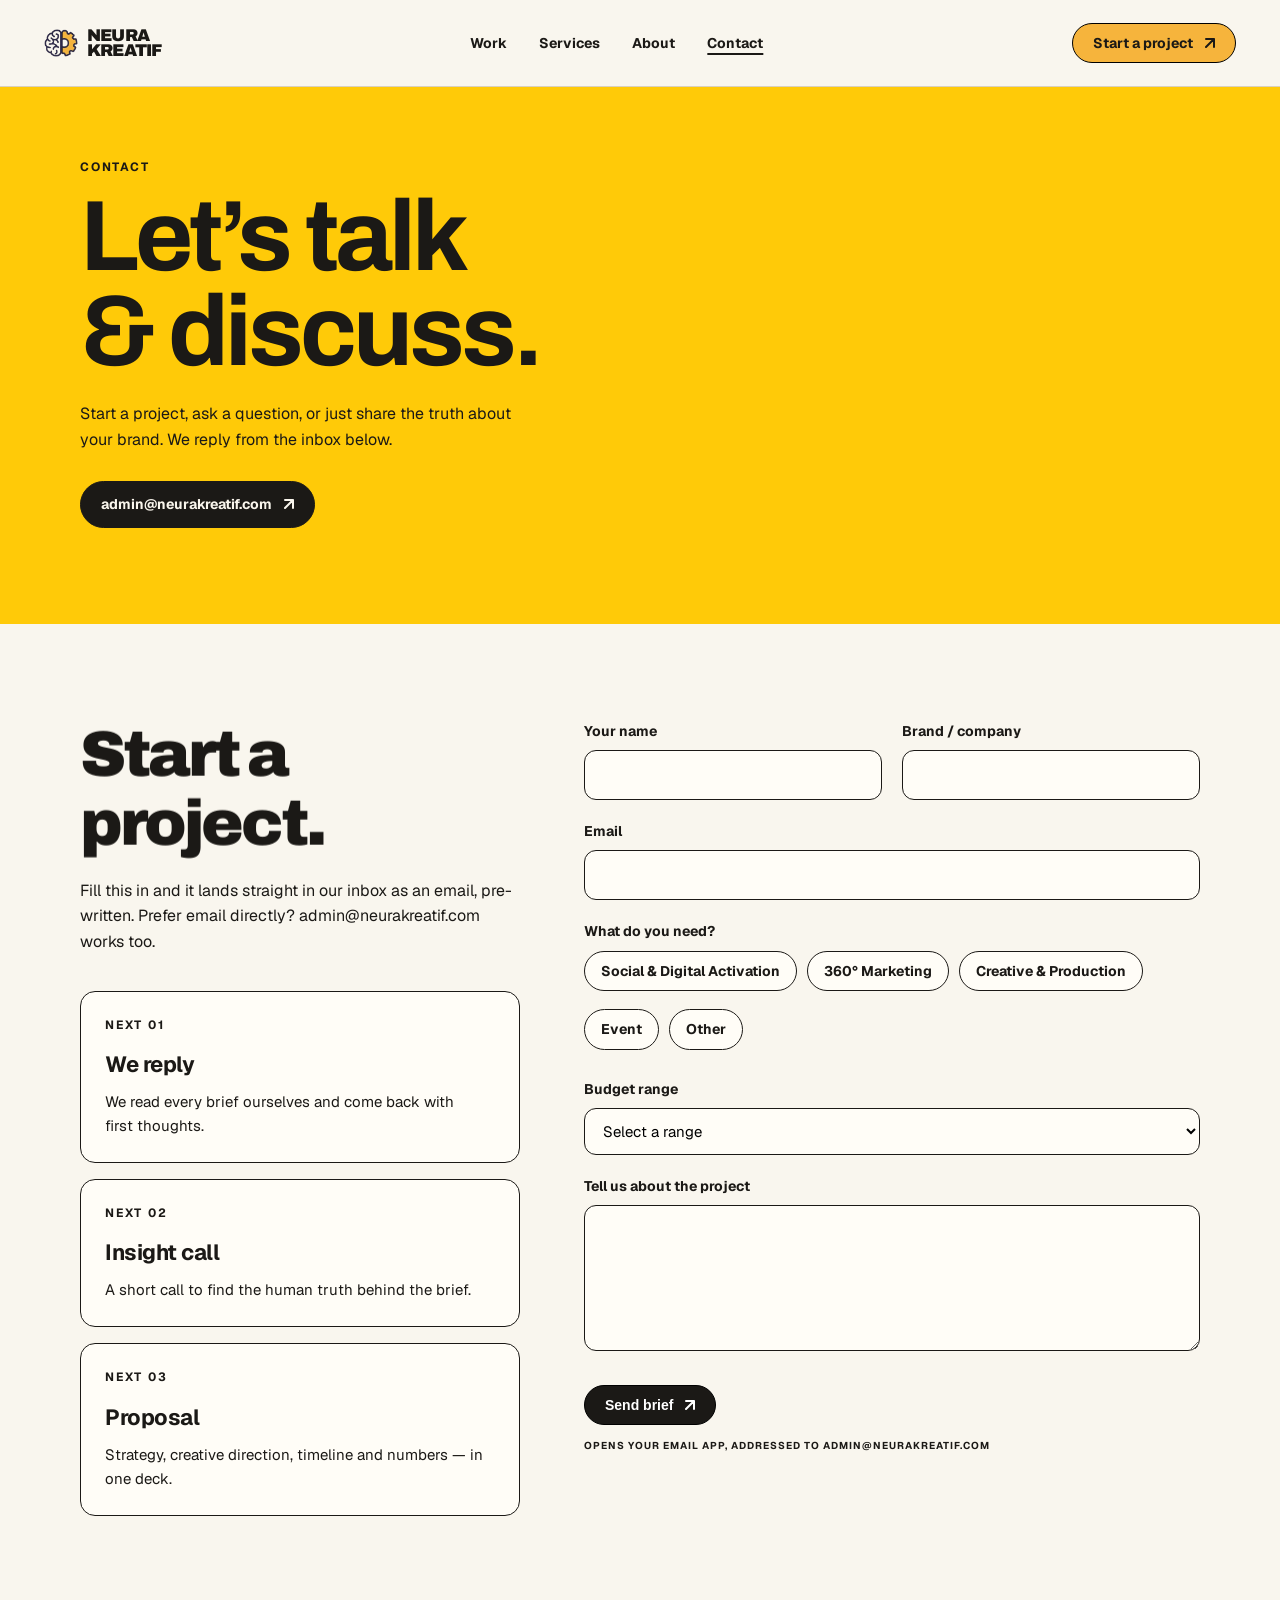
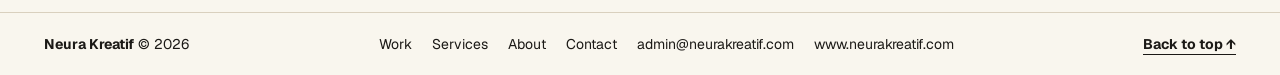
<file: contact/index.html>
<!DOCTYPE html>
<html lang="en">
<head>
<meta charset="UTF-8">
<meta name="viewport" content="width=device-width, initial-scale=1.0">
<title>Contact — Start a Project — Neura Kreatif</title>
<meta name="description" content="Start a project with Neura Kreatif: admin@neurakreatif.com — Social & Digital Activation, 360° Marketing, Creative & Production.">
<meta property="og:title" content="Contact — Start a Project — Neura Kreatif">
<meta property="og:description" content="Start a project with Neura Kreatif: admin@neurakreatif.com — Social & Digital Activation, 360° Marketing, Creative & Production.">
<meta property="og:type" content="website">
<meta property="og:url" content="https://jmustopa.github.io/neura-kreatif/">
<meta property="og:image" content="https://jmustopa.github.io/neura-kreatif/assets/img/share.jpg">
<meta name="twitter:card" content="summary_large_image">

<link rel="stylesheet" href="../assets/css/fonts.css?v=28">
<link rel="stylesheet" href="../assets/css/tokens.css">
<link rel="stylesheet" href="../assets/css/styles.css?v=30">
</head>
<body><div id="top"></div><header class="site-nav"><div class="bar">
<a class="logo" href="../index.html"><img src="../assets/img/logo-mark.png" alt="Neura Kreatif logo"><span class="word">NEURA<br>KREATIF</span></a>
<nav class="nav-links" id="navLinks">
<a href="../work/index.html">Work</a>
<a href="../services/index.html">Services</a>
<a href="../about/index.html">About</a>
<a href="../contact/index.html" aria-current="page">Contact</a>
</nav>
<span style="display:flex;gap:10px;align-items:center">
<a class="btn cta" href="../contact/index.html">Start a project <svg class="arr" viewBox="0 0 10 10" fill="none" aria-hidden="true"><path d="M9 9V1H1M9 1L1 9" stroke="currentColor" stroke-width="2" stroke-linecap="round" stroke-linejoin="round"/></svg></a>
<button class="nav-toggle" aria-expanded="false" aria-controls="navLinks" onclick="var b=this,d=document.getElementById('navLinks');d.classList.toggle('open');b.setAttribute('aria-expanded',d.classList.contains('open'))">Menu</button>
</span>
</div></header>
<section class="band band-yellow" style="padding-top:72px"><div class="wrap">
<p class="eyebrow">Contact</p>
<h1 class="display-xl" style="margin-top:14px">Let&rsquo;s talk<br>&amp; discuss.</h1>
<p style="margin-top:22px;max-width:440px">Start a project, ask a question, or just share the truth about your brand. We reply from the inbox below.</p>
<a class="email-pill" href="mailto:admin@neurakreatif.com" style="margin-top:28px">admin@neurakreatif.com <svg class="arr" viewBox="0 0 10 10" fill="none" aria-hidden="true"><path d="M9 9V1H1M9 1L1 9" stroke="currentColor" stroke-width="2" stroke-linecap="round" stroke-linejoin="round"/></svg></a>
</div></section>
<section class="band"><div class="wrap"><div class="split">
<div><h2 class="h1">Start a<br>project.</h2>
<p class="body-txt" style="margin-top:20px">Fill this in and it lands straight in our inbox as an email, pre-written. Prefer email directly? admin@neurakreatif.com works too.</p>
<div class="process" style="grid-template-columns:1fr;margin-top:36px">
<div class="step"><div class="no">NEXT 01</div><h3>We reply</h3><p>We read every brief ourselves and come back with first thoughts.</p></div>
<div class="step"><div class="no">NEXT 02</div><h3>Insight call</h3><p>A short call to find the human truth behind the brief.</p></div>
<div class="step"><div class="no">NEXT 03</div><h3>Proposal</h3><p>Strategy, creative direction, timeline and numbers — in one deck.</p></div>
</div></div>
<form id="briefForm">
<div class="form-grid">
<div class="field"><label for="f-name">Your name</label><input id="f-name" required autocomplete="name"></div>
<div class="field"><label for="f-brand">Brand / company</label><input id="f-brand" required></div>
<div class="field full"><label for="f-email">Email</label><input id="f-email" type="email" required autocomplete="email"></div>
<div class="field full"><label>What do you need?</label><div class="chips">
<label><input type="checkbox" name="need" value="Social & Digital Activation">Social &amp; Digital Activation</label>
<label><input type="checkbox" name="need" value="360° Marketing">360&deg; Marketing</label>
<label><input type="checkbox" name="need" value="Creative & Production">Creative &amp; Production</label>
<label><input type="checkbox" name="need" value="Event">Event</label>
<label><input type="checkbox" name="need" value="Other">Other</label>
</div></div>
<div class="field full"><label for="f-budget">Budget range</label><select id="f-budget"><option value="">Select a range</option><option>Under IDR 50M</option><option>IDR 50–150M</option><option>IDR 150–500M</option><option>Above IDR 500M</option><option>Not sure yet</option></select></div>
<div class="field full"><label for="f-msg">Tell us about the project</label><textarea id="f-msg" rows="5"></textarea></div>
</div>
<button class="btn dark" type="submit" style="margin-top:26px">Send brief <svg class="arr" viewBox="0 0 10 10" fill="none" aria-hidden="true"><path d="M9 9V1H1M9 1L1 9" stroke="currentColor" stroke-width="2" stroke-linecap="round" stroke-linejoin="round"/></svg></button>
<p class="micro" style="margin-top:14px;color:var(--nk-body)">Opens your email app, addressed to admin@neurakreatif.com</p>
</form>
</div></div></section>
<script>
document.getElementById('briefForm').addEventListener('submit',function(e){e.preventDefault();
var needs=[];document.querySelectorAll('input[name="need"]:checked').forEach(function(x){needs.push(x.value)});
var body='Name: '+document.getElementById('f-name').value+'%0D%0ABrand: '+document.getElementById('f-brand').value+'%0D%0AEmail: '+document.getElementById('f-email').value+'%0D%0ANeed: '+(needs.join(', ')||'-')+'%0D%0ABudget: '+(document.getElementById('f-budget').value||'-')+'%0D%0A%0D%0A'+encodeURIComponent(document.getElementById('f-msg').value);
window.location.href='mailto:admin@neurakreatif.com?subject='+encodeURIComponent('New project brief — '+document.getElementById('f-brand').value)+'&body='+body;
});
</script><footer class="site-footer"><div class="bar">
<span><strong>Neura Kreatif</strong> &copy; 2026</span>
<nav class="footer-links">
<a href="../work/index.html">Work</a><a href="../services/index.html">Services</a><a href="../about/index.html">About</a><a href="../contact/index.html">Contact</a>
<a href="mailto:admin@neurakreatif.com">admin@neurakreatif.com</a><a href="https://www.neurakreatif.com">www.neurakreatif.com</a>
</nav>
<a class="textlink" href="#top">Back to top &uarr;</a>
</div></footer>
<script>
document.querySelectorAll('.acc-btn').forEach(function(b){b.addEventListener('click',function(){
  var item=b.parentElement, was=item.classList.contains('open');
  item.parentElement.querySelectorAll('.acc-item').forEach(function(i){i.classList.remove('open');i.querySelector('.acc-toggle').textContent='+';});
  if(!was){item.classList.add('open');item.querySelector('.acc-toggle').textContent='\u2212';}
});});
</script>
<script>
(function(){
  if (window.matchMedia('(prefers-reduced-motion: reduce)').matches) return;
  function split(el){
    var idx = 0;
    function walk(node){
      Array.prototype.slice.call(node.childNodes).forEach(function(n){
        if (n.nodeType === 3){
          var frag = document.createDocumentFragment();
          n.textContent.split(/(\s+)/).forEach(function(part){
            if (!part) return;
            if (/^\s+$/.test(part)){ frag.appendChild(document.createTextNode(' ')); return; }
            var w = document.createElement('span'); w.className = 'rw';
            var i = document.createElement('span'); i.className = 'rwi'; i.textContent = part;
            i.style.transitionDelay = (idx++ * 110) + 'ms';
            w.appendChild(i); frag.appendChild(w);
          });
          node.replaceChild(frag, n);
        } else if (n.nodeType === 1 && n.tagName !== 'BR'){ walk(n); }
      });
    }
    walk(el);
  }
  var els = document.querySelectorAll('h1, h2.h1, h2.h2, h3.stack-title, .display-xl');
  els.forEach(split);
  var io = new IntersectionObserver(function(es){
    es.forEach(function(e){ if (e.isIntersecting){ e.target.classList.add('revealed'); io.unobserve(e.target); } });
  }, {threshold: 0.15});
  setTimeout(function(){ els.forEach(function(el){ io.observe(el); }); }, 180);
})();
</script><script src="../assets/js/anime.umd.min.js"></script>
<script>
try {
  if (!window.matchMedia('(prefers-reduced-motion: reduce)').matches && window.anime) {
    var heroImg = document.querySelector('.hero-art img');
    var ctaImg = document.querySelector('.cta-art');
    var sparks = document.querySelectorAll('.hero-spark');
    if (heroImg) {
      anime.animate('.hero-art', { opacity: [0, 1], translateY: [16, 0], duration: 900, ease: 'outCubic' });
      anime.animate(heroImg, { translateY: -7, rotate: 0.7, duration: 3400, ease: 'inOutSine', alternate: true, loop: true });
    }
    if (sparks.length) {
      anime.animate('.hero-spark', { scale: [1, 1.3], rotate: [0, 25], duration: 2600, ease: 'inOutSine', alternate: true, loop: true, delay: anime.stagger(420) });
    }
    if (ctaImg) {
      anime.animate(ctaImg, { translateY: -6, rotate: -1, duration: 3000, ease: 'inOutSine', alternate: true, loop: true });
    }
  }
} catch (e) {}
</script></body></html>
</file>
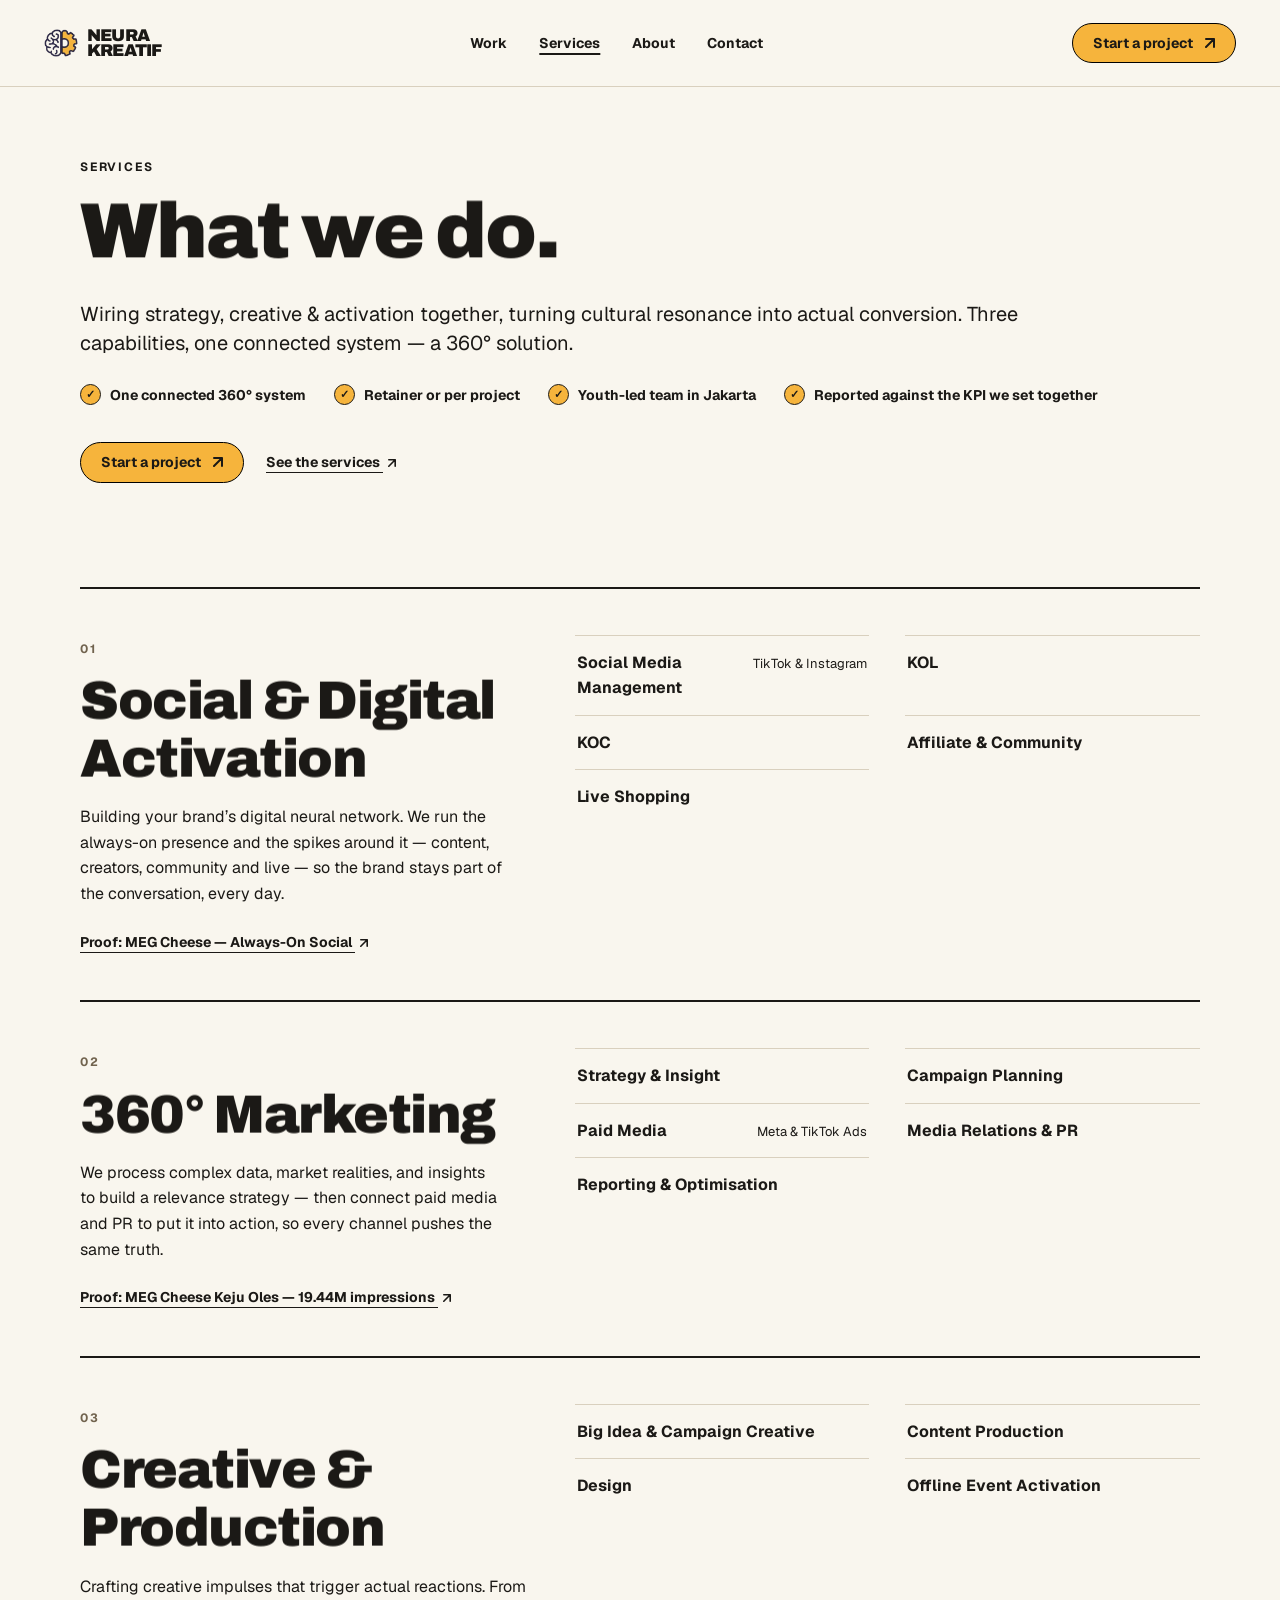
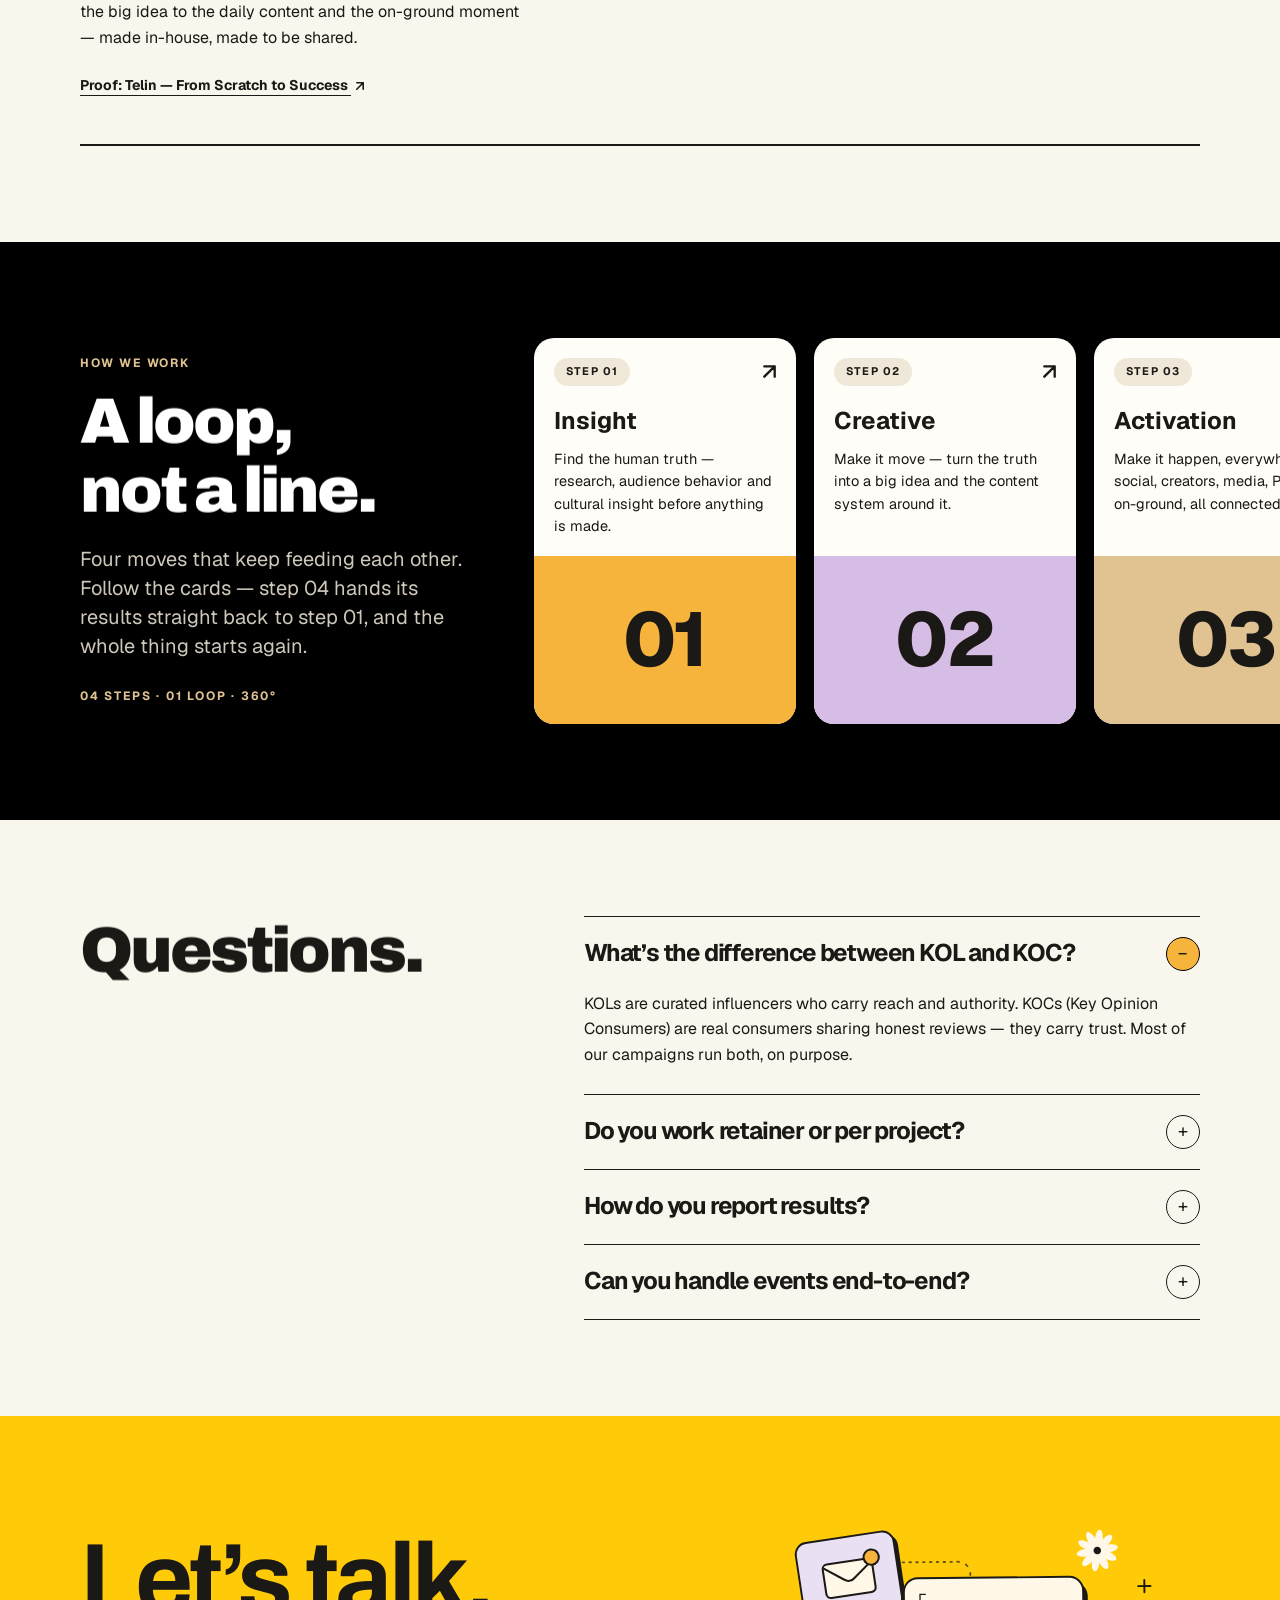
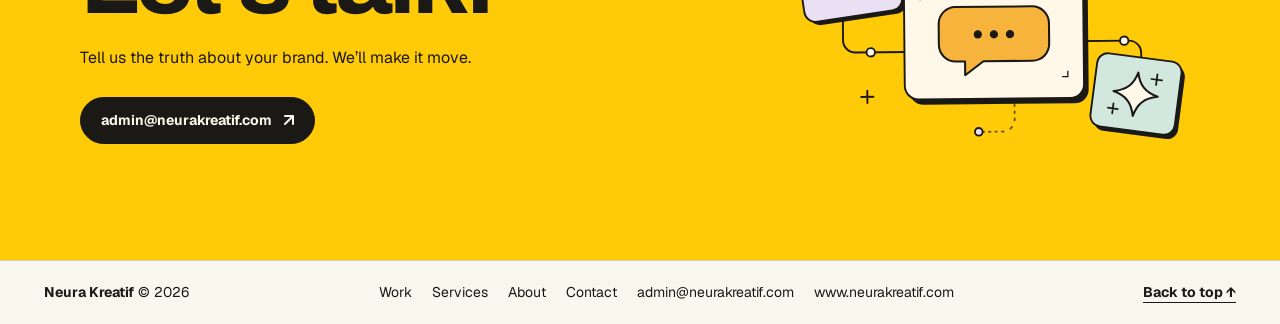
<file: services/index.html>
<!DOCTYPE html>
<html lang="en">
<head>
<meta charset="UTF-8">
<meta name="viewport" content="width=device-width, initial-scale=1.0">
<title>Services — 360° Marketing, Social & Digital Activation, Creative & Production — Neura Kreatif</title>
<meta name="description" content="The capabilities of Neura Kreatif: Social & Digital Activation, 360° Marketing, and Creative & Production.">
<meta property="og:title" content="Services — 360° Marketing, Social & Digital Activation, Creative & Production — Neura Kreatif">
<meta property="og:description" content="The capabilities of Neura Kreatif: Social & Digital Activation, 360° Marketing, and Creative & Production.">
<meta property="og:type" content="website">
<meta property="og:url" content="https://jmustopa.github.io/neura-kreatif/">
<meta property="og:image" content="https://jmustopa.github.io/neura-kreatif/assets/img/share.jpg">
<meta name="twitter:card" content="summary_large_image">

<link rel="stylesheet" href="../assets/css/fonts.css?v=28">
<link rel="stylesheet" href="../assets/css/tokens.css">
<link rel="stylesheet" href="../assets/css/styles.css?v=30">
</head>
<body><div id="top"></div><header class="site-nav"><div class="bar">
<a class="logo" href="../index.html"><img src="../assets/img/logo-mark.png" alt="Neura Kreatif logo"><span class="word">NEURA<br>KREATIF</span></a>
<nav class="nav-links" id="navLinks">
<a href="../work/index.html">Work</a>
<a href="../services/index.html" aria-current="page">Services</a>
<a href="../about/index.html">About</a>
<a href="../contact/index.html">Contact</a>
</nav>
<span style="display:flex;gap:10px;align-items:center">
<a class="btn cta" href="../contact/index.html">Start a project <svg class="arr" viewBox="0 0 10 10" fill="none" aria-hidden="true"><path d="M9 9V1H1M9 1L1 9" stroke="currentColor" stroke-width="2" stroke-linecap="round" stroke-linejoin="round"/></svg></a>
<button class="nav-toggle" aria-expanded="false" aria-controls="navLinks" onclick="var b=this,d=document.getElementById('navLinks');d.classList.toggle('open');b.setAttribute('aria-expanded',d.classList.contains('open'))">Menu</button>
</span>
</div></header>
<section class="band" style="padding-top:72px"><div class="wrap">
<p class="eyebrow">Services</p>
<h1 class="display" style="margin-top:16px">What we do.</h1>
<p class="lead svc-lead" style="margin-top:28px">Wiring strategy, creative &amp; activation together, turning cultural resonance into actual conversion. Three capabilities, one connected system — a 360&deg; solution.</p>
<ul class="svc-checks">
<li>One connected 360&deg; system</li>
<li>Retainer or per project</li>
<li>Youth-led team in Jakarta</li>
<li>Reported against the KPI we set together</li>
</ul>
<div class="hero-cta"><a class="btn" href="../contact/index.html">Start a project <svg class="arr" viewBox="0 0 10 10" fill="none" aria-hidden="true"><path d="M9 9V1H1M9 1L1 9" stroke="currentColor" stroke-width="2" stroke-linecap="round" stroke-linejoin="round"/></svg></a><a class="textlink" href="#social">See the services <svg class="arr" viewBox="0 0 10 10" fill="none" aria-hidden="true"><path d="M9 9V1H1M9 1L1 9" stroke="currentColor" stroke-width="2" stroke-linecap="round" stroke-linejoin="round"/></svg></a></div>
</div></section>
<section class="band" style="padding-top:8px"><div class="wrap">
<article class="svc-row" id="social">
<div class="svc-row-head"><span class="svc-no">01</span><h2 class="h2">Social &amp; Digital Activation</h2><p class="body-txt">Building your brand&rsquo;s digital neural network. We run the always-on presence and the spikes around it — content, creators, community and live — so the brand stays part of the conversation, every day.</p><p style="margin-top:22px"><a class="textlink" href="../work/meg-cheese-social.html">Proof: MEG Cheese — Always-On Social <svg class="arr" viewBox="0 0 10 10" fill="none" aria-hidden="true"><path d="M9 9V1H1M9 1L1 9" stroke="currentColor" stroke-width="2" stroke-linecap="round" stroke-linejoin="round"/></svg></a></p></div>
<ul class="svc-list-rows">
<li><span>Social Media Management</span><small>TikTok &amp; Instagram</small></li>
<li><span>KOL</span></li>
<li><span>KOC</span></li>
<li><span>Affiliate &amp; Community</span></li>
<li><span>Live Shopping</span></li>
</ul>
</article>
<article class="svc-row" id="s360">
<div class="svc-row-head"><span class="svc-no">02</span><h2 class="h2">360&deg; Marketing</h2><p class="body-txt">We process complex data, market realities, and insights to build a relevance strategy — then connect paid media and PR to put it into action, so every channel pushes the same truth.</p><p style="margin-top:22px"><a class="textlink" href="../work/meg-cheese-keju-oles.html">Proof: MEG Cheese Keju Oles — 19.44M impressions <svg class="arr" viewBox="0 0 10 10" fill="none" aria-hidden="true"><path d="M9 9V1H1M9 1L1 9" stroke="currentColor" stroke-width="2" stroke-linecap="round" stroke-linejoin="round"/></svg></a></p></div>
<ul class="svc-list-rows">
<li><span>Strategy &amp; Insight</span></li>
<li><span>Campaign Planning</span></li>
<li><span>Paid Media</span><small>Meta &amp; TikTok Ads</small></li>
<li><span>Media Relations &amp; PR</span></li>
<li><span>Reporting &amp; Optimisation</span></li>
</ul>
</article>
<article class="svc-row" id="creative">
<div class="svc-row-head"><span class="svc-no">03</span><h2 class="h2">Creative &amp; Production</h2><p class="body-txt">Crafting creative impulses that trigger actual reactions. From the big idea to the daily content and the on-ground moment — made in-house, made to be shared.</p><p style="margin-top:22px"><a class="textlink" href="../work/telin-event.html">Proof: Telin — From Scratch to Success <svg class="arr" viewBox="0 0 10 10" fill="none" aria-hidden="true"><path d="M9 9V1H1M9 1L1 9" stroke="currentColor" stroke-width="2" stroke-linecap="round" stroke-linejoin="round"/></svg></a></p></div>
<ul class="svc-list-rows">
<li><span>Big Idea &amp; Campaign Creative</span></li>
<li><span>Content Production</span></li>
<li><span>Design</span></li>
<li><span>Offline Event Activation</span></li>
</ul>
</article>
</div></section>
<section class="band band-black"><div class="wrap">
<div class="hww-split">
<div class="hww-side">
<p class="eyebrow" style="color:var(--nk-sand)">How we work</p>
<h2 class="h1" style="color:#fff;margin-top:16px">A loop, not a line.</h2>
<p class="lead" style="margin-top:20px">Four moves that keep feeding each other. Follow the cards — step 04 hands its results straight back to step 01, and the whole thing starts again.</p>
<p class="hww-note">04 steps &middot; 01 loop &middot; 360&deg;</p>
</div>
<div class="hww-rail"><div class="hww-track">
<article class="hww-card"><div class="hww-top"><div class="hww-meta"><span class="hww-pill">STEP 01</span><svg class="hww-arr" viewBox="0 0 10 10" fill="none" aria-hidden="true"><path d="M9 9V1H1M9 1L1 9" stroke="currentColor" stroke-width="1.8" stroke-linecap="round" stroke-linejoin="round"/></svg></div><h3>Insight</h3><p>Find the human truth — research, audience behavior and cultural insight before anything is made.</p></div><div class="hww-art" style="--art:#f6b43c"><span>01</span></div></article>
<article class="hww-card"><div class="hww-top"><div class="hww-meta"><span class="hww-pill">STEP 02</span><svg class="hww-arr" viewBox="0 0 10 10" fill="none" aria-hidden="true"><path d="M9 9V1H1M9 1L1 9" stroke="currentColor" stroke-width="1.8" stroke-linecap="round" stroke-linejoin="round"/></svg></div><h3>Creative</h3><p>Make it move — turn the truth into a big idea and the content system around it.</p></div><div class="hww-art" style="--art:#d6bde5"><span>02</span></div></article>
<article class="hww-card"><div class="hww-top"><div class="hww-meta"><span class="hww-pill">STEP 03</span><svg class="hww-arr" viewBox="0 0 10 10" fill="none" aria-hidden="true"><path d="M9 9V1H1M9 1L1 9" stroke="currentColor" stroke-width="1.8" stroke-linecap="round" stroke-linejoin="round"/></svg></div><h3>Activation</h3><p>Make it happen, everywhere — social, creators, media, PR and on-ground, all connected.</p></div><div class="hww-art" style="--art:#e0c391"><span>03</span></div></article>
<article class="hww-card"><div class="hww-top"><div class="hww-meta"><span class="hww-pill">STEP 04</span><svg class="hww-arr" viewBox="0 0 10 10" fill="none" aria-hidden="true"><path d="M9 9V1H1M9 1L1 9" stroke="currentColor" stroke-width="1.8" stroke-linecap="round" stroke-linejoin="round"/></svg></div><h3>Optimise</h3><p>Measure, learn, loop back — results feed the next insight. That loop is what makes it 360&deg;.</p></div><div class="hww-art" style="--art:#efe8d8"><span>04</span></div></article>
<article class="hww-card hww-card-loop"><div class="hww-top"><div class="hww-meta"><span class="hww-pill">AND AGAIN</span><svg class="hww-arr" viewBox="0 0 10 10" fill="none" aria-hidden="true"><path d="M9 9V1H1M9 1L1 9" stroke="currentColor" stroke-width="1.8" stroke-linecap="round" stroke-linejoin="round"/></svg></div><h3>Loop back.</h3><p>Every result becomes the next brief. The line never ends — it circles.</p></div><div class="hww-art hww-art-loop"><svg viewBox="0 0 24 24" fill="none" stroke="#f6b43c" stroke-width="1.7" stroke-linecap="round" stroke-linejoin="round" aria-hidden="true"><path d="M17 1l4 4-4 4"/><path d="M3 11V9a4 4 0 0 1 4-4h14"/><path d="M7 23l-4-4 4-4"/><path d="M21 13v2a4 4 0 0 1-4 4H3"/></svg></div></article>
<article aria-hidden="true" class="hww-card"><div class="hww-top"><div class="hww-meta"><span class="hww-pill">STEP 01</span><svg class="hww-arr" viewBox="0 0 10 10" fill="none" aria-hidden="true"><path d="M9 9V1H1M9 1L1 9" stroke="currentColor" stroke-width="1.8" stroke-linecap="round" stroke-linejoin="round"/></svg></div><h3>Insight</h3><p>Find the human truth — research, audience behavior and cultural insight before anything is made.</p></div><div class="hww-art" style="--art:#f6b43c"><span>01</span></div></article>
<article aria-hidden="true" class="hww-card"><div class="hww-top"><div class="hww-meta"><span class="hww-pill">STEP 02</span><svg class="hww-arr" viewBox="0 0 10 10" fill="none" aria-hidden="true"><path d="M9 9V1H1M9 1L1 9" stroke="currentColor" stroke-width="1.8" stroke-linecap="round" stroke-linejoin="round"/></svg></div><h3>Creative</h3><p>Make it move — turn the truth into a big idea and the content system around it.</p></div><div class="hww-art" style="--art:#d6bde5"><span>02</span></div></article>
<article aria-hidden="true" class="hww-card"><div class="hww-top"><div class="hww-meta"><span class="hww-pill">STEP 03</span><svg class="hww-arr" viewBox="0 0 10 10" fill="none" aria-hidden="true"><path d="M9 9V1H1M9 1L1 9" stroke="currentColor" stroke-width="1.8" stroke-linecap="round" stroke-linejoin="round"/></svg></div><h3>Activation</h3><p>Make it happen, everywhere — social, creators, media, PR and on-ground, all connected.</p></div><div class="hww-art" style="--art:#e0c391"><span>03</span></div></article>
<article aria-hidden="true" class="hww-card"><div class="hww-top"><div class="hww-meta"><span class="hww-pill">STEP 04</span><svg class="hww-arr" viewBox="0 0 10 10" fill="none" aria-hidden="true"><path d="M9 9V1H1M9 1L1 9" stroke="currentColor" stroke-width="1.8" stroke-linecap="round" stroke-linejoin="round"/></svg></div><h3>Optimise</h3><p>Measure, learn, loop back — results feed the next insight. That loop is what makes it 360&deg;.</p></div><div class="hww-art" style="--art:#efe8d8"><span>04</span></div></article>
<article aria-hidden="true" class="hww-card hww-card-loop"><div class="hww-top"><div class="hww-meta"><span class="hww-pill">AND AGAIN</span><svg class="hww-arr" viewBox="0 0 10 10" fill="none" aria-hidden="true"><path d="M9 9V1H1M9 1L1 9" stroke="currentColor" stroke-width="1.8" stroke-linecap="round" stroke-linejoin="round"/></svg></div><h3>Loop back.</h3><p>Every result becomes the next brief. The line never ends — it circles.</p></div><div class="hww-art hww-art-loop"><svg viewBox="0 0 24 24" fill="none" stroke="#f6b43c" stroke-width="1.7" stroke-linecap="round" stroke-linejoin="round" aria-hidden="true"><path d="M17 1l4 4-4 4"/><path d="M3 11V9a4 4 0 0 1 4-4h14"/><path d="M7 23l-4-4 4-4"/><path d="M21 13v2a4 4 0 0 1-4 4H3"/></svg></div></article>
</div></div>
</div></div></section>
<section class="band"><div class="wrap"><div class="split">
<div><h2 class="h1">Questions.</h2></div>
<div class="accordion">
<div class="acc-item open"><button class="acc-btn"><span class="h3" style="font-size:24px">What&rsquo;s the difference between KOL and KOC?</span><span class="acc-toggle">&minus;</span></button><div class="acc-panel">KOLs are curated influencers who carry reach and authority. KOCs (Key Opinion Consumers) are real consumers sharing honest reviews — they carry trust. Most of our campaigns run both, on purpose.</div></div>
<div class="acc-item"><button class="acc-btn"><span class="h3" style="font-size:24px">Do you work retainer or per project?</span><span class="acc-toggle">+</span></button><div class="acc-panel">Both. Social media management runs as a retainer; launches, media relations and events run ad hoc per project — like MEG Cheese Day, three years in a row.</div></div>
<div class="acc-item"><button class="acc-btn"><span class="h3" style="font-size:24px">How do you report results?</span><span class="acc-toggle">+</span></button><div class="acc-panel">With the numbers that matter — impressions, reach, engagement and conversion against the KPI we set together, per platform, every campaign.</div></div>
<div class="acc-item"><button class="acc-btn"><span class="h3" style="font-size:24px">Can you handle events end-to-end?</span><span class="acc-toggle">+</span></button><div class="acc-panel">Yes — from the initial concept to live execution, we build offline events from scratch to fit the brand&rsquo;s needs.</div></div>
</div></div></div></section><section class="band band-yellow"><div class="wrap"><div class="cta-inner">
<div><div class="display-xl">Let&rsquo;s talk.</div>
<p style="margin-top:18px;max-width:420px">Tell us the truth about your brand. We&rsquo;ll make it move.</p>
<a class="email-pill" href="mailto:admin@neurakreatif.com" style="margin-top:26px">admin@neurakreatif.com <svg class="arr" viewBox="0 0 10 10" fill="none" aria-hidden="true"><path d="M9 9V1H1M9 1L1 9" stroke="currentColor" stroke-width="2" stroke-linecap="round" stroke-linejoin="round"/></svg></a></div>
<div><img class="cta-art" loading="lazy" src="../assets/img/doodle-contact.svg" alt="Neura doodle illustration — envelope, chat bubble and sparkles, connected" style="width:100%;height:auto"></div></div></div></section><footer class="site-footer"><div class="bar">
<span><strong>Neura Kreatif</strong> &copy; 2026</span>
<nav class="footer-links">
<a href="../work/index.html">Work</a><a href="../services/index.html">Services</a><a href="../about/index.html">About</a><a href="../contact/index.html">Contact</a>
<a href="mailto:admin@neurakreatif.com">admin@neurakreatif.com</a><a href="https://www.neurakreatif.com">www.neurakreatif.com</a>
</nav>
<a class="textlink" href="#top">Back to top &uarr;</a>
</div></footer>
<script>
document.querySelectorAll('.acc-btn').forEach(function(b){b.addEventListener('click',function(){
  var item=b.parentElement, was=item.classList.contains('open');
  item.parentElement.querySelectorAll('.acc-item').forEach(function(i){i.classList.remove('open');i.querySelector('.acc-toggle').textContent='+';});
  if(!was){item.classList.add('open');item.querySelector('.acc-toggle').textContent='\u2212';}
});});
</script>
<script>
(function(){
  if (window.matchMedia('(prefers-reduced-motion: reduce)').matches) return;
  function split(el){
    var idx = 0;
    function walk(node){
      Array.prototype.slice.call(node.childNodes).forEach(function(n){
        if (n.nodeType === 3){
          var frag = document.createDocumentFragment();
          n.textContent.split(/(\s+)/).forEach(function(part){
            if (!part) return;
            if (/^\s+$/.test(part)){ frag.appendChild(document.createTextNode(' ')); return; }
            var w = document.createElement('span'); w.className = 'rw';
            var i = document.createElement('span'); i.className = 'rwi'; i.textContent = part;
            i.style.transitionDelay = (idx++ * 110) + 'ms';
            w.appendChild(i); frag.appendChild(w);
          });
          node.replaceChild(frag, n);
        } else if (n.nodeType === 1 && n.tagName !== 'BR'){ walk(n); }
      });
    }
    walk(el);
  }
  var els = document.querySelectorAll('h1, h2.h1, h2.h2, h3.stack-title, .display-xl');
  els.forEach(split);
  var io = new IntersectionObserver(function(es){
    es.forEach(function(e){ if (e.isIntersecting){ e.target.classList.add('revealed'); io.unobserve(e.target); } });
  }, {threshold: 0.15});
  setTimeout(function(){ els.forEach(function(el){ io.observe(el); }); }, 180);
})();
</script><script src="../assets/js/anime.umd.min.js"></script>
<script>
try {
  if (!window.matchMedia('(prefers-reduced-motion: reduce)').matches && window.anime) {
    var heroImg = document.querySelector('.hero-art img');
    var ctaImg = document.querySelector('.cta-art');
    var sparks = document.querySelectorAll('.hero-spark');
    if (heroImg) {
      anime.animate('.hero-art', { opacity: [0, 1], translateY: [16, 0], duration: 900, ease: 'outCubic' });
      anime.animate(heroImg, { translateY: -7, rotate: 0.7, duration: 3400, ease: 'inOutSine', alternate: true, loop: true });
    }
    if (sparks.length) {
      anime.animate('.hero-spark', { scale: [1, 1.3], rotate: [0, 25], duration: 2600, ease: 'inOutSine', alternate: true, loop: true, delay: anime.stagger(420) });
    }
    if (ctaImg) {
      anime.animate(ctaImg, { translateY: -6, rotate: -1, duration: 3000, ease: 'inOutSine', alternate: true, loop: true });
    }
  }
} catch (e) {}
</script>
<script>
(function(){
  var rail = document.querySelector('.hww-rail');
  if (!rail) return;
  var track = rail.querySelector('.hww-track');
  if (!track) return;
  var firstSet = Array.prototype.slice.call(track.children, 0, 5);
  firstSet.forEach(function(c){ track.appendChild(c.cloneNode(true)); });
  function setW(){ return track.scrollWidth / 3; }
  function centre(){ rail.scrollLeft = setW(); }
  centre();
  window.addEventListener('load', centre);
  rail.addEventListener('scroll', function(){
    var w = setW(); if (!w) return;
    if (rail.scrollLeft < w * 0.25) rail.scrollLeft += w;
    else if (rail.scrollLeft > w * 1.75) rail.scrollLeft -= w;
  }, {passive: true});
  var down = false, startX = 0, startL = 0;
  rail.addEventListener('pointerdown', function(e){
    if (e.pointerType !== 'mouse') return;
    down = true; startX = e.clientX; startL = rail.scrollLeft;
    rail.classList.add('dragging');
  });
  window.addEventListener('pointermove', function(e){
    if (!down) return;
    rail.scrollLeft = startL - (e.clientX - startX);
  });
  window.addEventListener('pointerup', function(){
    down = false; rail.classList.remove('dragging');
  });
})();
</script></body></html>
</file>
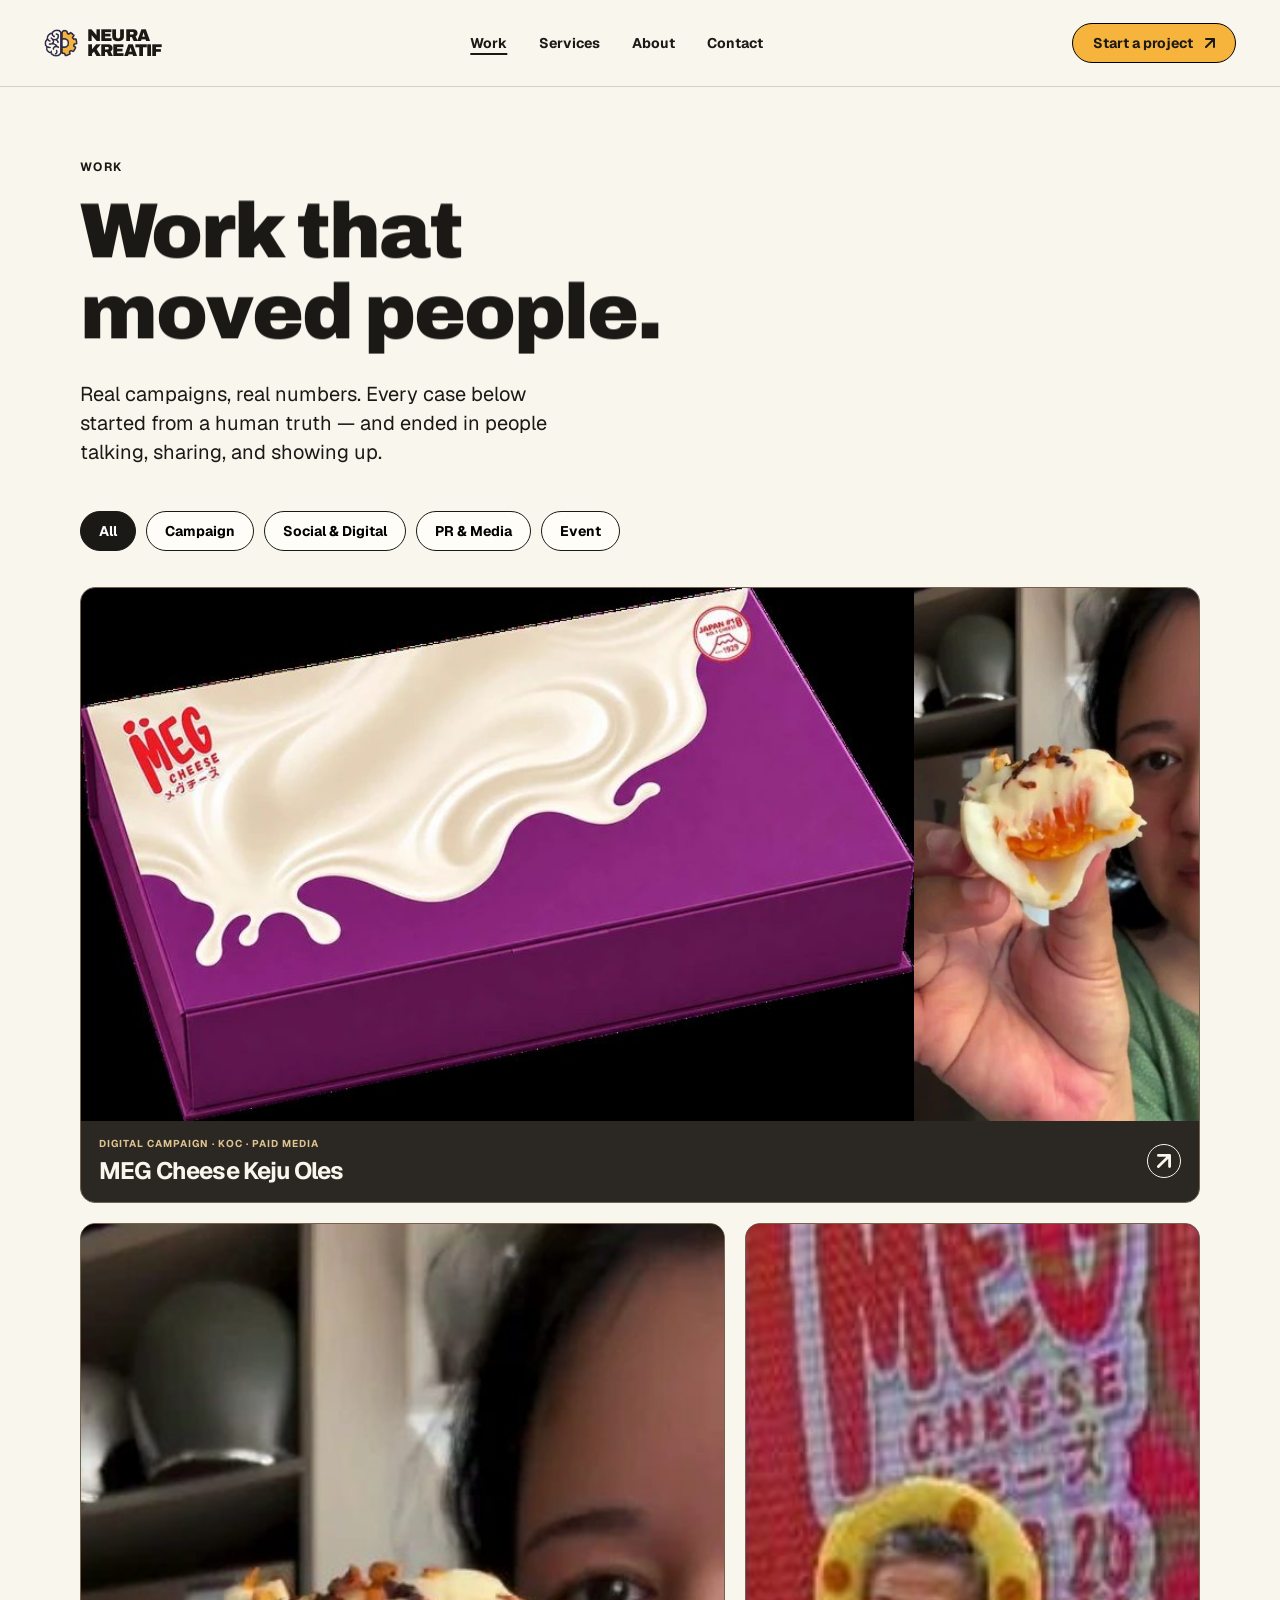
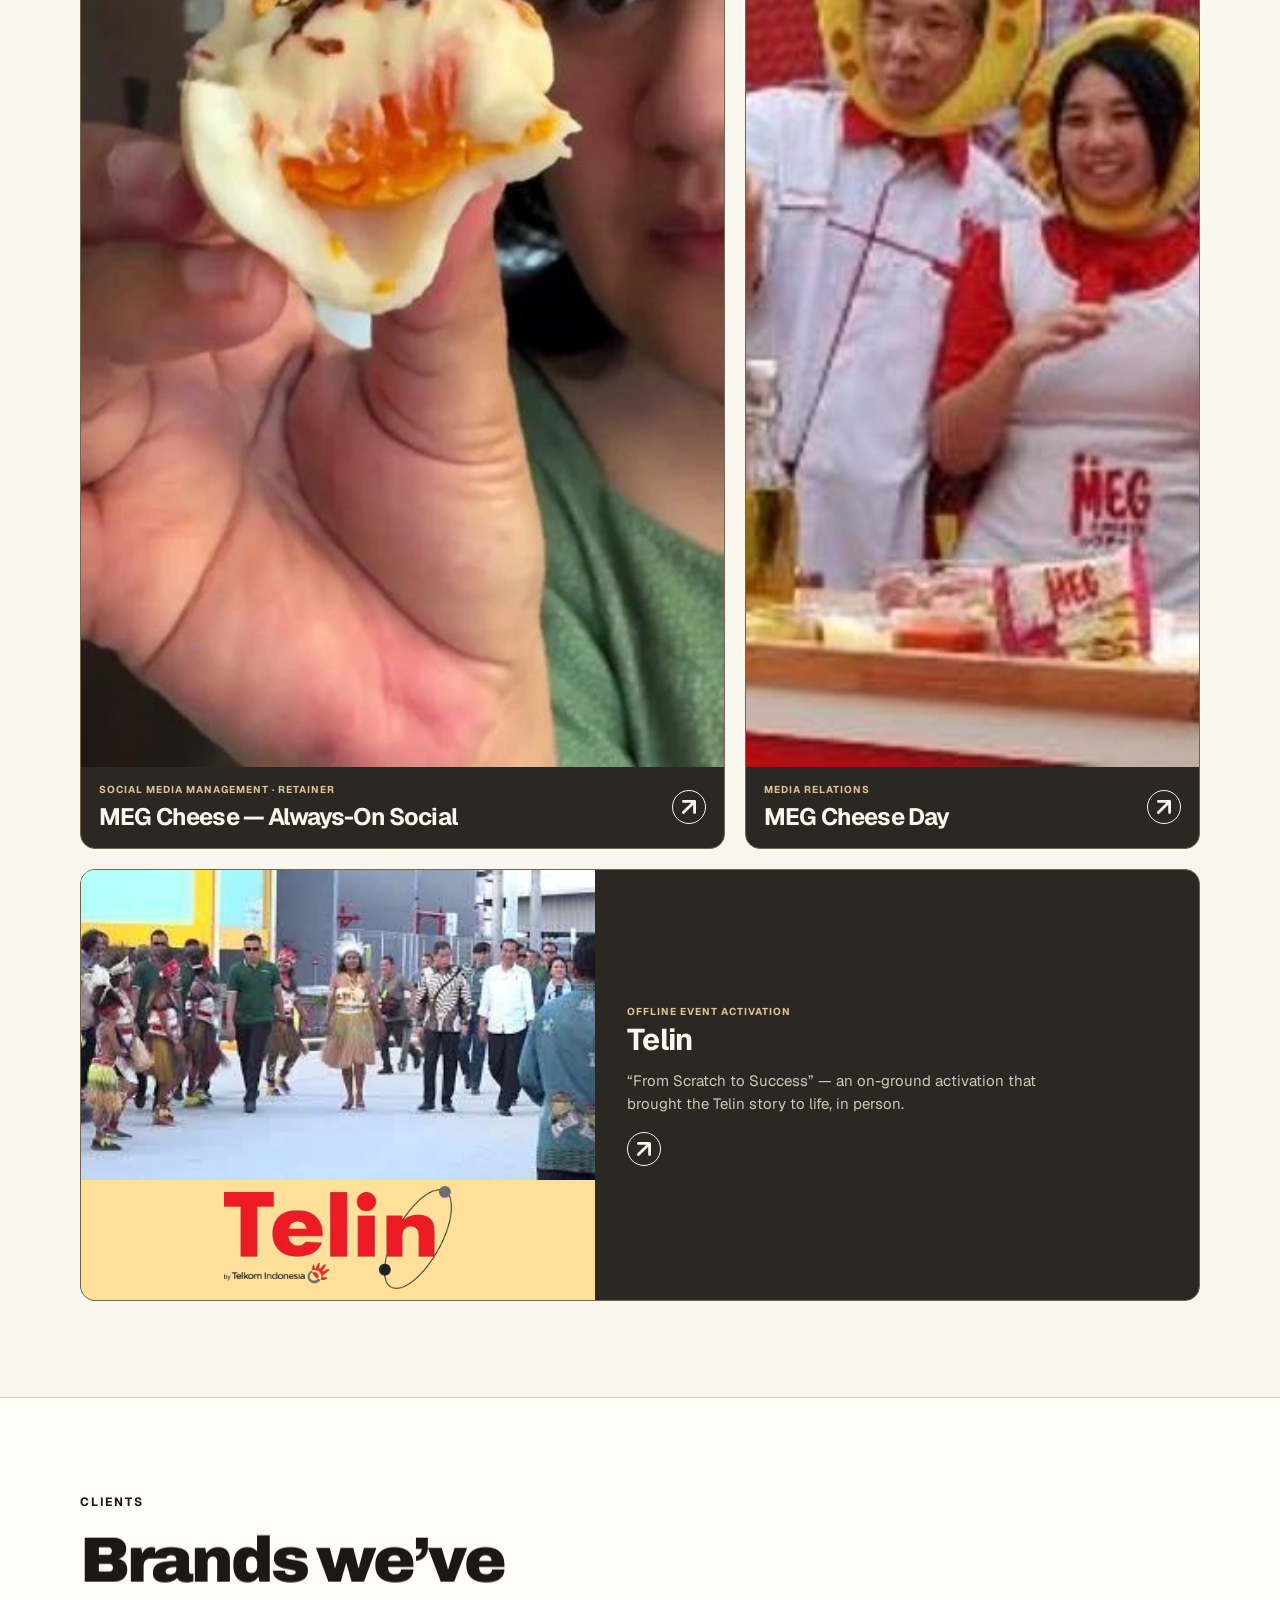
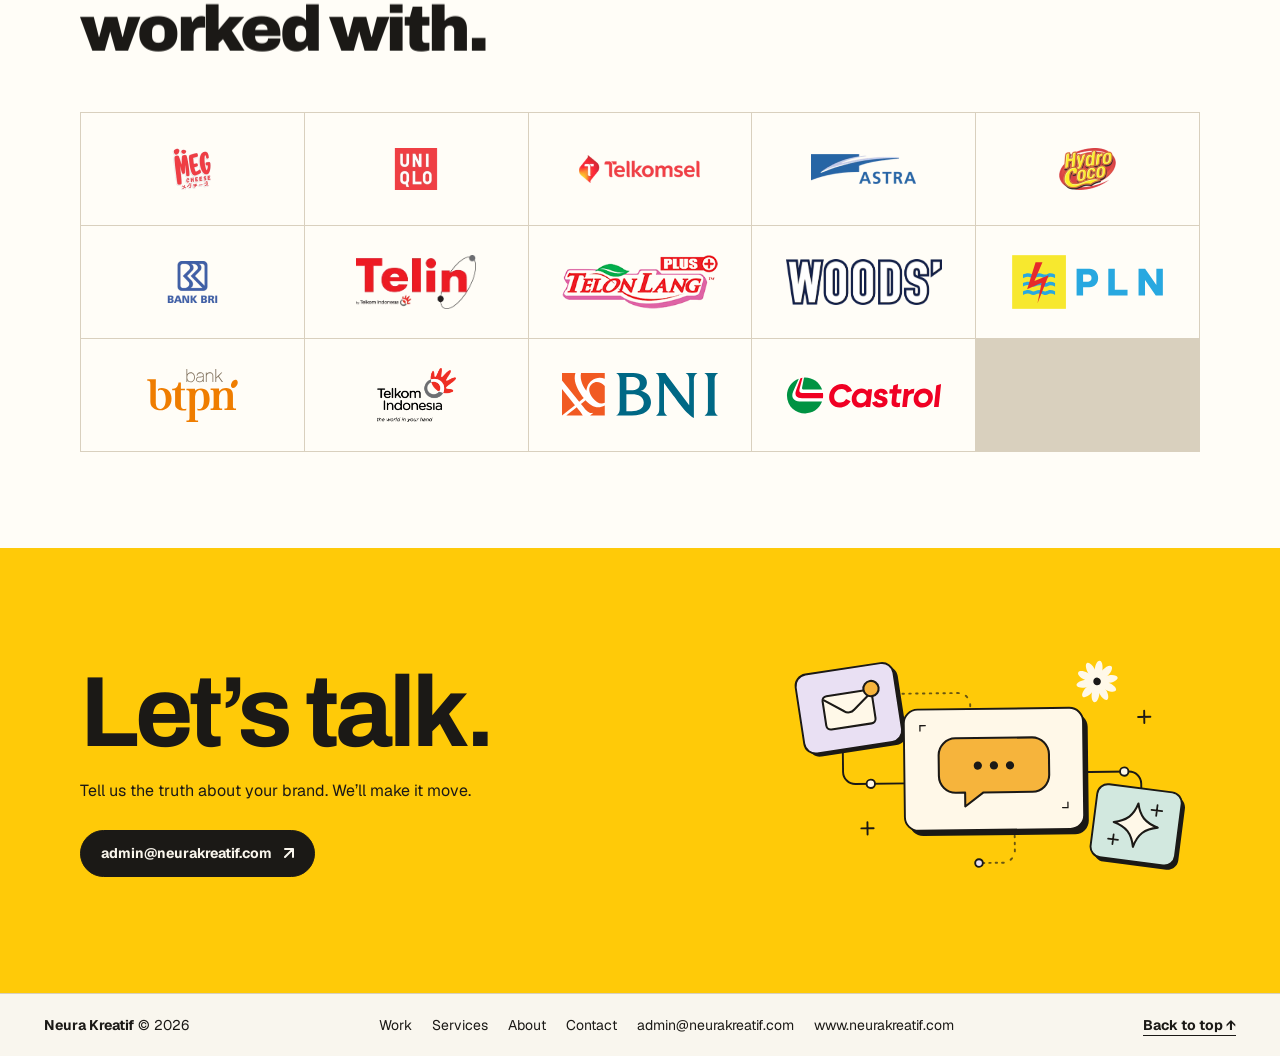
<file: work/index.html>
<!DOCTYPE html>
<html lang="en">
<head>
<meta charset="UTF-8">
<meta name="viewport" content="width=device-width, initial-scale=1.0">
<title>Work — Neura Kreatif</title>
<meta name="description" content="Selected work and case studies from Neura Kreatif — MEG Cheese, MEG Cheese Day, Telin and more.">
<meta property="og:title" content="Work — Neura Kreatif">
<meta property="og:description" content="Selected work and case studies from Neura Kreatif — MEG Cheese, MEG Cheese Day, Telin and more.">
<meta property="og:type" content="website">
<meta property="og:url" content="https://jmustopa.github.io/neura-kreatif/">
<meta property="og:image" content="https://jmustopa.github.io/neura-kreatif/assets/img/share.jpg">
<meta name="twitter:card" content="summary_large_image">

<link rel="stylesheet" href="../assets/css/fonts.css?v=18">
<link rel="stylesheet" href="../assets/css/tokens.css">
<link rel="stylesheet" href="../assets/css/styles.css?v=30">
</head>
<body><div id="top"></div><header class="site-nav"><div class="bar">
<a class="logo" href="../index.html"><img src="../assets/img/logo-mark.png" alt="Neura Kreatif logo"><span class="word">NEURA<br>KREATIF</span></a>
<nav class="nav-links" id="navLinks">
<a href="../work/index.html" aria-current="page">Work</a>
<a href="../services/index.html">Services</a>
<a href="../about/index.html">About</a>
<a href="../contact/index.html">Contact</a>
</nav>
<span style="display:flex;gap:10px;align-items:center">
<a class="btn cta" href="../contact/index.html">Start a project <svg class="arr" viewBox="0 0 10 10" fill="none" aria-hidden="true"><path d="M9 9V1H1M9 1L1 9" stroke="currentColor" stroke-width="2" stroke-linecap="round" stroke-linejoin="round"/></svg></a>
<button class="nav-toggle" aria-expanded="false" aria-controls="navLinks" onclick="var b=this,d=document.getElementById('navLinks');d.classList.toggle('open');b.setAttribute('aria-expanded',d.classList.contains('open'))">Menu</button>
</span>
</div></header>
<section class="band" style="padding-top:72px"><div class="wrap">
<p class="eyebrow">Work</p>
<h1 class="display" style="margin-top:16px">Work that<br>moved people.</h1>
<p class="lead" style="margin-top:28px">Real campaigns, real numbers. Every case below started from a human truth — and ended in people talking, sharing, and showing up.</p>
<div class="filters" style="margin-top:44px" id="filters">
<button class="active" data-f="all">All</button><button data-f="campaign">Campaign</button><button data-f="social">Social &amp; Digital</button><button data-f="pr">PR &amp; Media</button><button data-f="event">Event</button>
</div>
<div class="work-list" id="workGrid">
<div class="wl-flag" data-cat="campaign social"><a class="work-card wide" href="../work/meg-cheese-keju-oles.html"><div class="media"><span class="duo" style="display:flex;height:100%"><img loading="lazy" src="../assets/img/work-meg-pack.jpg" alt="MEG Cheese Keju Oles pack"><img loading="lazy" src="../assets/img/work-meg-creator.jpg" alt="Creator holding a MEG Cheese snack"></span></div><div class="foot"><div><div class="micro cat">Digital campaign · KOC · Paid media</div><div class="ttl">MEG Cheese Keju Oles</div></div><span class="circle-arrow"><svg class="arr arr-lg" viewBox="0 0 10 10" fill="none" aria-hidden="true"><path d="M9 9V1H1M9 1L1 9" stroke="currentColor" stroke-width="2" stroke-linecap="round" stroke-linejoin="round"/></svg></span></div></a></div>
<div class="wl-7" data-cat="social"><a class="work-card" href="../work/meg-cheese-social.html"><div class="media"><img loading="lazy" src="../assets/img/work-meg-creator.jpg" alt="MEG Cheese social content creator"></div><div class="foot"><div><div class="micro cat">Social media management · Retainer</div><div class="ttl">MEG Cheese — Always-On Social</div></div><span class="circle-arrow"><svg class="arr arr-lg" viewBox="0 0 10 10" fill="none" aria-hidden="true"><path d="M9 9V1H1M9 1L1 9" stroke="currentColor" stroke-width="2" stroke-linecap="round" stroke-linejoin="round"/></svg></span></div></a></div>
<div class="wl-5" data-cat="pr"><a class="work-card" href="../work/meg-cheese-day.html"><div class="media"><img loading="lazy" src="../assets/img/work-meg-cheese-day.jpg" alt="MEG Cheese Day event hosts"></div><div class="foot"><div><div class="micro cat">Media relations</div><div class="ttl">MEG Cheese Day</div></div><span class="circle-arrow"><svg class="arr arr-lg" viewBox="0 0 10 10" fill="none" aria-hidden="true"><path d="M9 9V1H1M9 1L1 9" stroke="currentColor" stroke-width="2" stroke-linecap="round" stroke-linejoin="round"/></svg></span></div></a></div>
<div class="wl-row" data-cat="event"><a class="work-card row" href="../work/telin-event.html"><div class="media"><span style="display:block;height:100%;background:var(--nk-yellow-soft)"><img loading="lazy" src="../assets/img/work-telin-parade.png" alt="Telin offline event activation" style="height:72%;width:100%;object-fit:cover"><img src="../assets/img/client-telin.png" alt="Telin" style="height:24%;width:auto;margin:6px auto 0;object-fit:contain"></span></div><div class="foot"><div><div class="micro cat">Offline event activation</div><div class="ttl">Telin</div><p class="wc-desc">&ldquo;From Scratch to Success&rdquo; — an on-ground activation that brought the Telin story to life, in person.</p></div><span class="circle-arrow"><svg class="arr arr-lg" viewBox="0 0 10 10" fill="none" aria-hidden="true"><path d="M9 9V1H1M9 1L1 9" stroke="currentColor" stroke-width="2" stroke-linecap="round" stroke-linejoin="round"/></svg></span></div></a></div>
</div>
</div></section>
<section class="band band-paper" style="border-top:1px solid var(--nk-line)"><div class="wrap">
<div class="sec-head"><div><p class="eyebrow">Clients</p><h2 class="h1" style="margin-top:14px">Brands we&rsquo;ve<br>worked with.</h2></div></div>
<div class="client-wall">
<div class="cell"><img loading="lazy" src="../assets/img/client-meg.png" alt="MEG"></div>
<div class="cell"><img loading="lazy" src="../assets/img/client-uniqlo.png" alt="Uniqlo"></div>
<div class="cell"><img loading="lazy" src="../assets/img/client-telkomsel.png" alt="Telkomsel"></div>
<div class="cell"><img loading="lazy" src="../assets/img/client-astra.png" alt="Astra"></div>
<div class="cell"><img loading="lazy" src="../assets/img/client-hydrococo.png" alt="Hydro Coco"></div>
<div class="cell"><img loading="lazy" src="../assets/img/client-bri.png" alt="Bank BRI"></div>
<div class="cell"><img loading="lazy" src="../assets/img/client-telin.png" alt="Telin"></div>
<div class="cell"><img loading="lazy" src="../assets/img/client-telonlang.png" alt="Telon Lang"></div>
<div class="cell"><img loading="lazy" src="../assets/img/client-woods.png" alt="WOODS'"></div>
<div class="cell"><img loading="lazy" src="../assets/img/client-pln.svg" alt="PLN"></div>
<div class="cell"><img loading="lazy" src="../assets/img/client-btpn.svg" alt="btpn"></div>
<div class="cell"><img loading="lazy" src="../assets/img/client-telkomindonesia.png" alt="Telkom Indonesia"></div>
<div class="cell"><img loading="lazy" src="../assets/img/client-bni.svg" alt="BNI"></div>
<div class="cell"><img loading="lazy" src="../assets/img/client-castrol.svg" alt="Castrol"></div>

</div></div></section>
<script>
document.querySelectorAll('#filters button').forEach(function(b){b.addEventListener('click',function(){
document.querySelectorAll('#filters button').forEach(function(x){x.classList.remove('active')});b.classList.add('active');
var f=b.dataset.f;
document.querySelectorAll('#workGrid > div').forEach(function(d){d.style.display=(f==='all'||d.dataset.cat.includes(f))?'':'none';});
});});
</script><section class="band band-yellow"><div class="wrap"><div class="cta-inner">
<div><div class="display-xl">Let&rsquo;s talk.</div>
<p style="margin-top:18px;max-width:420px">Tell us the truth about your brand. We&rsquo;ll make it move.</p>
<a class="email-pill" href="mailto:admin@neurakreatif.com" style="margin-top:26px">admin@neurakreatif.com <svg class="arr" viewBox="0 0 10 10" fill="none" aria-hidden="true"><path d="M9 9V1H1M9 1L1 9" stroke="currentColor" stroke-width="2" stroke-linecap="round" stroke-linejoin="round"/></svg></a></div>
<div><img class="cta-art" loading="lazy" src="../assets/img/doodle-contact.svg" alt="Neura doodle illustration — envelope, chat bubble and sparkles, connected" style="width:100%;height:auto"></div></div></div></section><footer class="site-footer"><div class="bar">
<span><strong>Neura Kreatif</strong> &copy; 2026</span>
<nav class="footer-links">
<a href="../work/index.html">Work</a><a href="../services/index.html">Services</a><a href="../about/index.html">About</a><a href="../contact/index.html">Contact</a>
<a href="mailto:admin@neurakreatif.com">admin@neurakreatif.com</a><a href="https://www.neurakreatif.com">www.neurakreatif.com</a>
</nav>
<a class="textlink" href="#top">Back to top &uarr;</a>
</div></footer>
<script>
document.querySelectorAll('.acc-btn').forEach(function(b){b.addEventListener('click',function(){
  var item=b.parentElement, was=item.classList.contains('open');
  item.parentElement.querySelectorAll('.acc-item').forEach(function(i){i.classList.remove('open');i.querySelector('.acc-toggle').textContent='+';});
  if(!was){item.classList.add('open');item.querySelector('.acc-toggle').textContent='\u2212';}
});});
</script>
<script>
(function(){
  if (window.matchMedia('(prefers-reduced-motion: reduce)').matches) return;
  function split(el){
    var idx = 0;
    function walk(node){
      Array.prototype.slice.call(node.childNodes).forEach(function(n){
        if (n.nodeType === 3){
          var frag = document.createDocumentFragment();
          n.textContent.split(/(\s+)/).forEach(function(part){
            if (!part) return;
            if (/^\s+$/.test(part)){ frag.appendChild(document.createTextNode(' ')); return; }
            var w = document.createElement('span'); w.className = 'rw';
            var i = document.createElement('span'); i.className = 'rwi'; i.textContent = part;
            i.style.transitionDelay = (idx++ * 110) + 'ms';
            w.appendChild(i); frag.appendChild(w);
          });
          node.replaceChild(frag, n);
        } else if (n.nodeType === 1 && n.tagName !== 'BR'){ walk(n); }
      });
    }
    walk(el);
  }
  var els = document.querySelectorAll('h1, h2.h1, h2.h2, h3.stack-title, .display-xl');
  els.forEach(split);
  var io = new IntersectionObserver(function(es){
    es.forEach(function(e){ if (e.isIntersecting){ e.target.classList.add('revealed'); io.unobserve(e.target); } });
  }, {threshold: 0.15});
  setTimeout(function(){ els.forEach(function(el){ io.observe(el); }); }, 180);
})();
</script><script src="../assets/js/anime.umd.min.js"></script>
<script>
try {
  if (!window.matchMedia('(prefers-reduced-motion: reduce)').matches && window.anime) {
    var heroImg = document.querySelector('.hero-art img');
    var ctaImg = document.querySelector('.cta-art');
    var sparks = document.querySelectorAll('.hero-spark');
    if (heroImg) {
      anime.animate('.hero-art', { opacity: [0, 1], translateY: [16, 0], duration: 900, ease: 'outCubic' });
      anime.animate(heroImg, { translateY: -7, rotate: 0.7, duration: 3400, ease: 'inOutSine', alternate: true, loop: true });
    }
    if (sparks.length) {
      anime.animate('.hero-spark', { scale: [1, 1.3], rotate: [0, 25], duration: 2600, ease: 'inOutSine', alternate: true, loop: true, delay: anime.stagger(420) });
    }
    if (ctaImg) {
      anime.animate(ctaImg, { translateY: -6, rotate: -1, duration: 3000, ease: 'inOutSine', alternate: true, loop: true });
    }
  }
} catch (e) {}
</script></body></html>
</file>
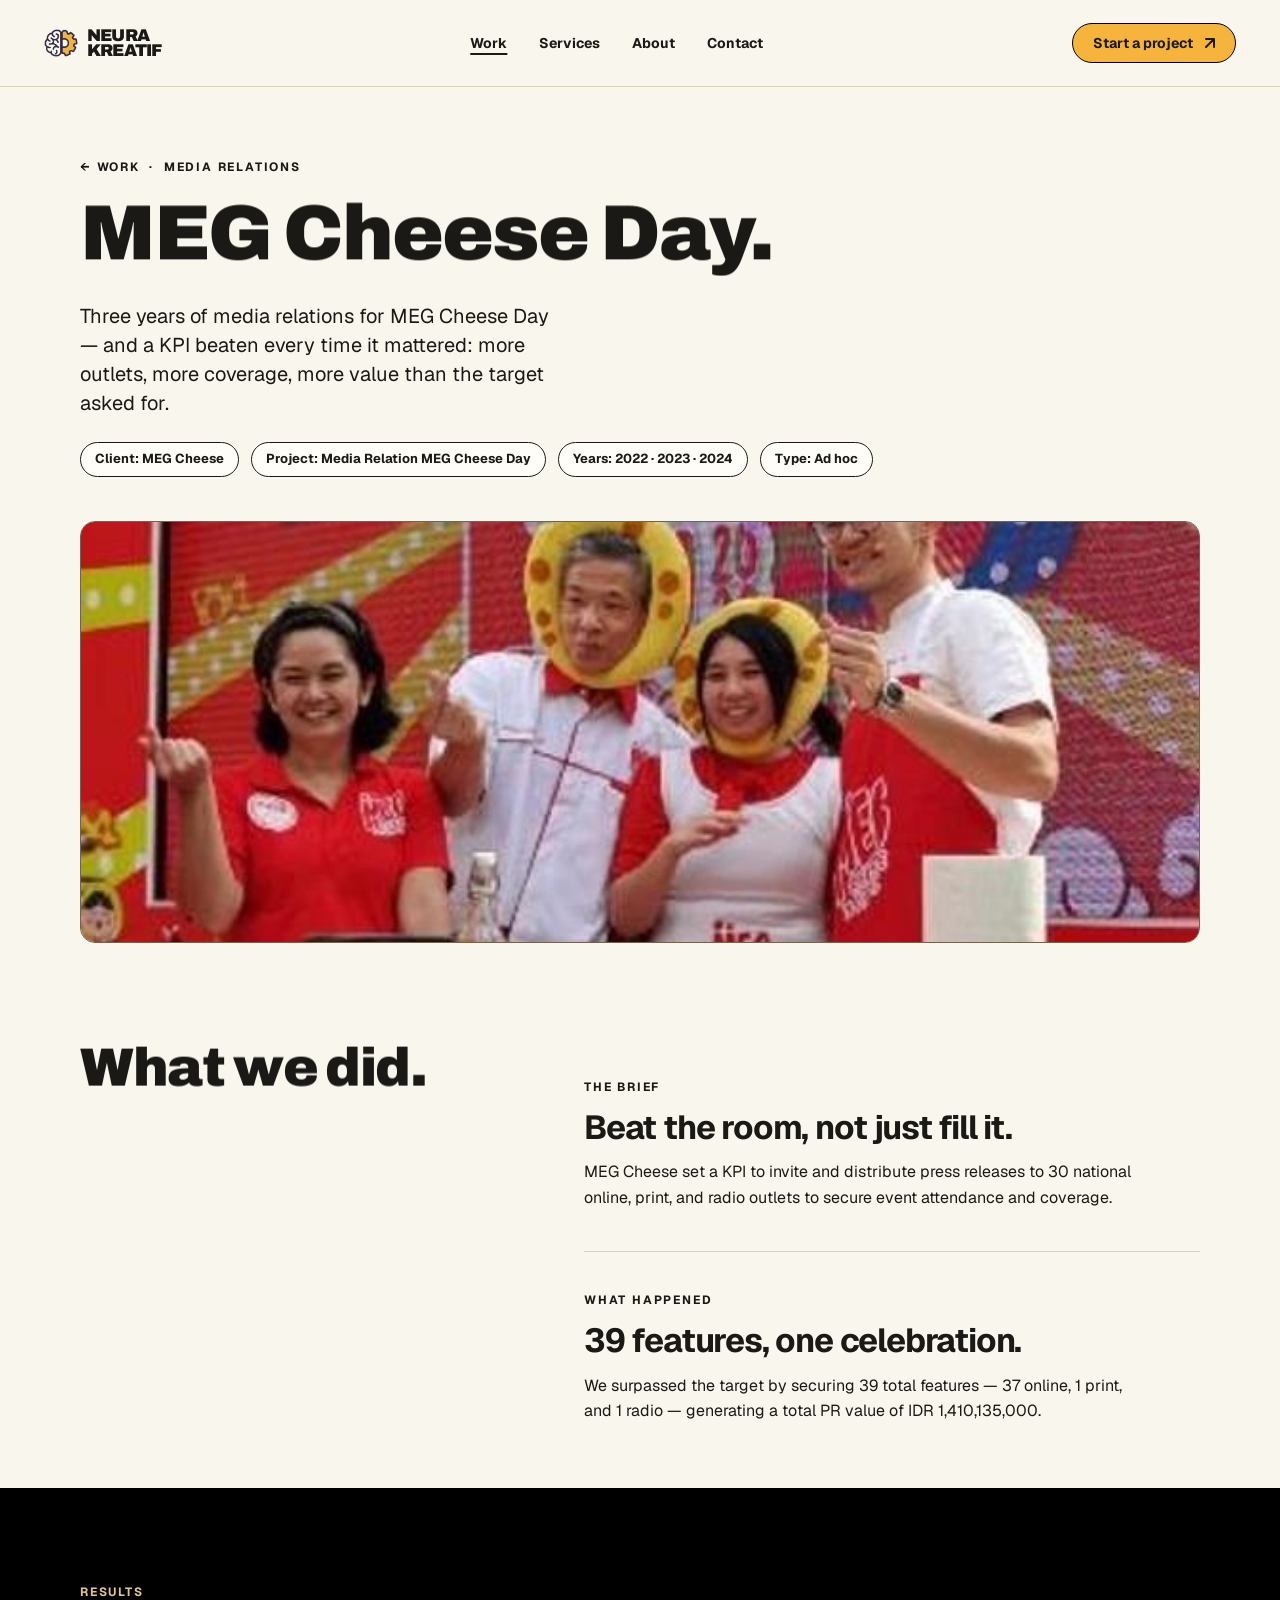
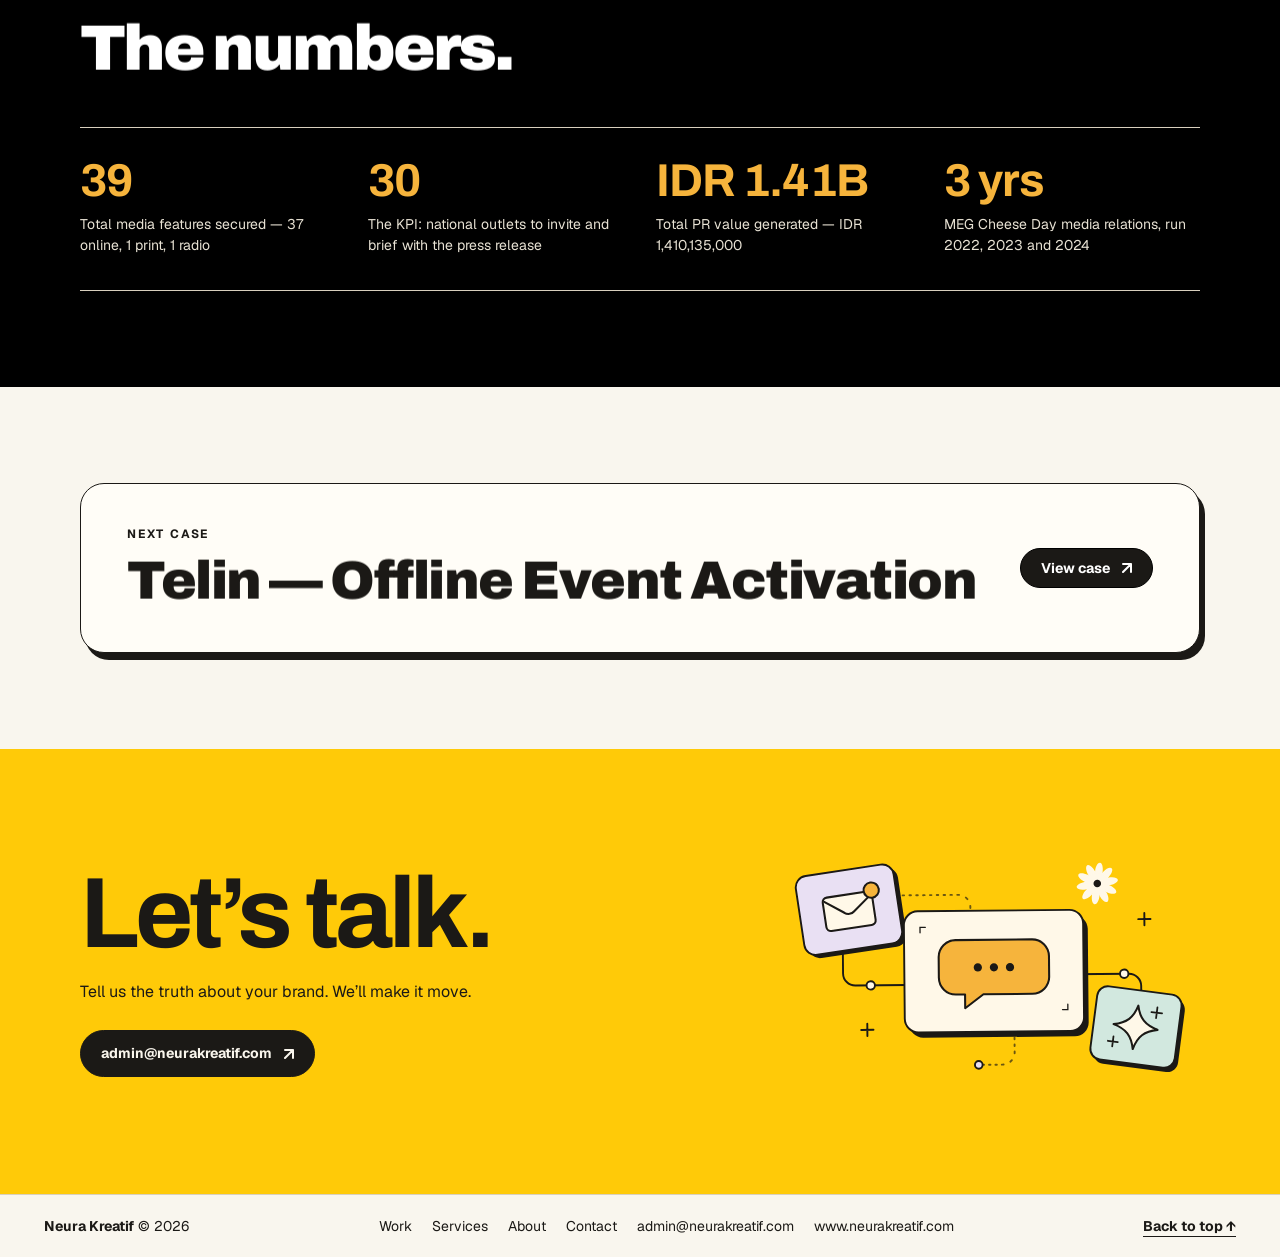
<file: work/meg-cheese-day.html>
<!DOCTYPE html>
<html lang="en">
<head>
<meta charset="UTF-8">
<meta name="viewport" content="width=device-width, initial-scale=1.0">
<title>MEG Cheese Day — Media Relations — Neura Kreatif</title>
<meta name="description" content="Case: media relations for MEG Cheese Day 2022–2024 — 39 features against a KPI of 30, IDR 1.41B PR value.">
<meta property="og:title" content="MEG Cheese Day — Media Relations — Neura Kreatif">
<meta property="og:description" content="Case: media relations for MEG Cheese Day 2022–2024 — 39 features against a KPI of 30, IDR 1.41B PR value.">
<meta property="og:type" content="website">
<meta property="og:url" content="https://jmustopa.github.io/neura-kreatif/">
<meta property="og:image" content="https://jmustopa.github.io/neura-kreatif/assets/img/share.jpg">
<meta name="twitter:card" content="summary_large_image">

<link rel="stylesheet" href="../assets/css/fonts.css?v=18">
<link rel="stylesheet" href="../assets/css/tokens.css">
<link rel="stylesheet" href="../assets/css/styles.css?v=30">
</head>
<body><div id="top"></div><header class="site-nav"><div class="bar">
<a class="logo" href="../index.html"><img src="../assets/img/logo-mark.png" alt="Neura Kreatif logo"><span class="word">NEURA<br>KREATIF</span></a>
<nav class="nav-links" id="navLinks">
<a href="../work/index.html" aria-current="page">Work</a>
<a href="../services/index.html">Services</a>
<a href="../about/index.html">About</a>
<a href="../contact/index.html">Contact</a>
</nav>
<span style="display:flex;gap:10px;align-items:center">
<a class="btn cta" href="../contact/index.html">Start a project <svg class="arr" viewBox="0 0 10 10" fill="none" aria-hidden="true"><path d="M9 9V1H1M9 1L1 9" stroke="currentColor" stroke-width="2" stroke-linecap="round" stroke-linejoin="round"/></svg></a>
<button class="nav-toggle" aria-expanded="false" aria-controls="navLinks" onclick="var b=this,d=document.getElementById('navLinks');d.classList.toggle('open');b.setAttribute('aria-expanded',d.classList.contains('open'))">Menu</button>
</span>
</div></header>
<section class="band" style="padding-top:72px"><div class="wrap">
<p class="eyebrow"><a href="../work/index.html" style="text-decoration:none">&larr; Work</a> &nbsp;·&nbsp; Media relations</p>
<h1 class="display" style="margin-top:18px;max-width:900px">MEG Cheese Day.</h1>
<p class="lead" style="margin-top:28px">Three years of media relations for MEG Cheese Day — and a KPI beaten every time it mattered: more outlets, more coverage, more value than the target asked for.</p>
<div class="case-meta"><span class="chip">Client: MEG Cheese</span><span class="chip">Project: Media Relation MEG Cheese Day</span><span class="chip">Years: 2022 · 2023 · 2024</span><span class="chip">Type: Ad hoc</span></div>
<div style="margin-top:44px;border:var(--nk-border-dark-card);border-radius:var(--nk-radius-card);overflow:hidden;background:var(--nk-lilac)"><img loading="lazy" src="../assets/img/work-meg-cheese-day.jpg" alt="MEG Cheese Day event" style="width:100%;max-height:420px;object-fit:cover"></div>
</div></section>
<section style="padding-bottom:24px"><div class="wrap"><div class="split">
<div><h2 class="h2">What we did.</h2></div>
<div><div class="chapter"><p class="eyebrow" style="color:var(--nk-body)">The brief</p><h3 class="h3" style="margin:12px 0 10px">Beat the room, not just fill it.</h3><p class="body-txt">MEG Cheese set a KPI to invite and distribute press releases to 30 national online, print, and radio outlets to secure event attendance and coverage.</p></div><div class="chapter"><p class="eyebrow" style="color:var(--nk-body)">What happened</p><h3 class="h3" style="margin:12px 0 10px">39 features, one celebration.</h3><p class="body-txt">We surpassed the target by securing 39 total features — 37 online, 1 print, and 1 radio — generating a total PR value of IDR 1,410,135,000.</p></div></div>
</div></div></section>
<section class="band band-black"><div class="wrap">
<p class="eyebrow" style="color:var(--nk-sand)">Results</p>
<h2 class="h1" style="color:#fff;margin-top:14px">The numbers.</h2>
<div class="stats">
<div class="stat"><div class="num">39</div><div class="cap">Total media features secured — 37 online, 1 print, 1 radio</div></div>
<div class="stat"><div class="num">30</div><div class="cap">The KPI: national outlets to invite and brief with the press release</div></div>
<div class="stat"><div class="num">IDR 1.41B</div><div class="cap">Total PR value generated — IDR 1,410,135,000</div></div>
<div class="stat"><div class="num">3 yrs</div><div class="cap">MEG Cheese Day media relations, run 2022, 2023 and 2024</div></div>
</div>
</div></section>
<section class="band"><div class="wrap"><div class="next-frame">
<div><p class="eyebrow">Next case</p><h2 class="h2" style="margin-top:10px">Telin — Offline Event Activation</h2></div>
<a class="btn dark" href="../work/telin-event.html">View case <svg class="arr" viewBox="0 0 10 10" fill="none" aria-hidden="true"><path d="M9 9V1H1M9 1L1 9" stroke="currentColor" stroke-width="2" stroke-linecap="round" stroke-linejoin="round"/></svg></a>
</div></div></section><section class="band band-yellow"><div class="wrap"><div class="cta-inner">
<div><div class="display-xl">Let&rsquo;s talk.</div>
<p style="margin-top:18px;max-width:420px">Tell us the truth about your brand. We&rsquo;ll make it move.</p>
<a class="email-pill" href="mailto:admin@neurakreatif.com" style="margin-top:26px">admin@neurakreatif.com <svg class="arr" viewBox="0 0 10 10" fill="none" aria-hidden="true"><path d="M9 9V1H1M9 1L1 9" stroke="currentColor" stroke-width="2" stroke-linecap="round" stroke-linejoin="round"/></svg></a></div>
<div><img class="cta-art" loading="lazy" src="../assets/img/doodle-contact.svg" alt="Neura doodle illustration — envelope, chat bubble and sparkles, connected" style="width:100%;height:auto"></div></div></div></section><footer class="site-footer"><div class="bar">
<span><strong>Neura Kreatif</strong> &copy; 2026</span>
<nav class="footer-links">
<a href="../work/index.html">Work</a><a href="../services/index.html">Services</a><a href="../about/index.html">About</a><a href="../contact/index.html">Contact</a>
<a href="mailto:admin@neurakreatif.com">admin@neurakreatif.com</a><a href="https://www.neurakreatif.com">www.neurakreatif.com</a>
</nav>
<a class="textlink" href="#top">Back to top &uarr;</a>
</div></footer>
<script>
document.querySelectorAll('.acc-btn').forEach(function(b){b.addEventListener('click',function(){
  var item=b.parentElement, was=item.classList.contains('open');
  item.parentElement.querySelectorAll('.acc-item').forEach(function(i){i.classList.remove('open');i.querySelector('.acc-toggle').textContent='+';});
  if(!was){item.classList.add('open');item.querySelector('.acc-toggle').textContent='\u2212';}
});});
</script>
<script>
(function(){
  if (window.matchMedia('(prefers-reduced-motion: reduce)').matches) return;
  function split(el){
    var idx = 0;
    function walk(node){
      Array.prototype.slice.call(node.childNodes).forEach(function(n){
        if (n.nodeType === 3){
          var frag = document.createDocumentFragment();
          n.textContent.split(/(\s+)/).forEach(function(part){
            if (!part) return;
            if (/^\s+$/.test(part)){ frag.appendChild(document.createTextNode(' ')); return; }
            var w = document.createElement('span'); w.className = 'rw';
            var i = document.createElement('span'); i.className = 'rwi'; i.textContent = part;
            i.style.transitionDelay = (idx++ * 110) + 'ms';
            w.appendChild(i); frag.appendChild(w);
          });
          node.replaceChild(frag, n);
        } else if (n.nodeType === 1 && n.tagName !== 'BR'){ walk(n); }
      });
    }
    walk(el);
  }
  var els = document.querySelectorAll('h1, h2.h1, h2.h2, h3.stack-title, .display-xl');
  els.forEach(split);
  var io = new IntersectionObserver(function(es){
    es.forEach(function(e){ if (e.isIntersecting){ e.target.classList.add('revealed'); io.unobserve(e.target); } });
  }, {threshold: 0.15});
  setTimeout(function(){ els.forEach(function(el){ io.observe(el); }); }, 180);
})();
</script><script src="../assets/js/anime.umd.min.js"></script>
<script>
try {
  if (!window.matchMedia('(prefers-reduced-motion: reduce)').matches && window.anime) {
    var heroImg = document.querySelector('.hero-art img');
    var ctaImg = document.querySelector('.cta-art');
    var sparks = document.querySelectorAll('.hero-spark');
    if (heroImg) {
      anime.animate('.hero-art', { opacity: [0, 1], translateY: [16, 0], duration: 900, ease: 'outCubic' });
      anime.animate(heroImg, { translateY: -7, rotate: 0.7, duration: 3400, ease: 'inOutSine', alternate: true, loop: true });
    }
    if (sparks.length) {
      anime.animate('.hero-spark', { scale: [1, 1.3], rotate: [0, 25], duration: 2600, ease: 'inOutSine', alternate: true, loop: true, delay: anime.stagger(420) });
    }
    if (ctaImg) {
      anime.animate(ctaImg, { translateY: -6, rotate: -1, duration: 3000, ease: 'inOutSine', alternate: true, loop: true });
    }
  }
} catch (e) {}
</script></body></html>
</file>
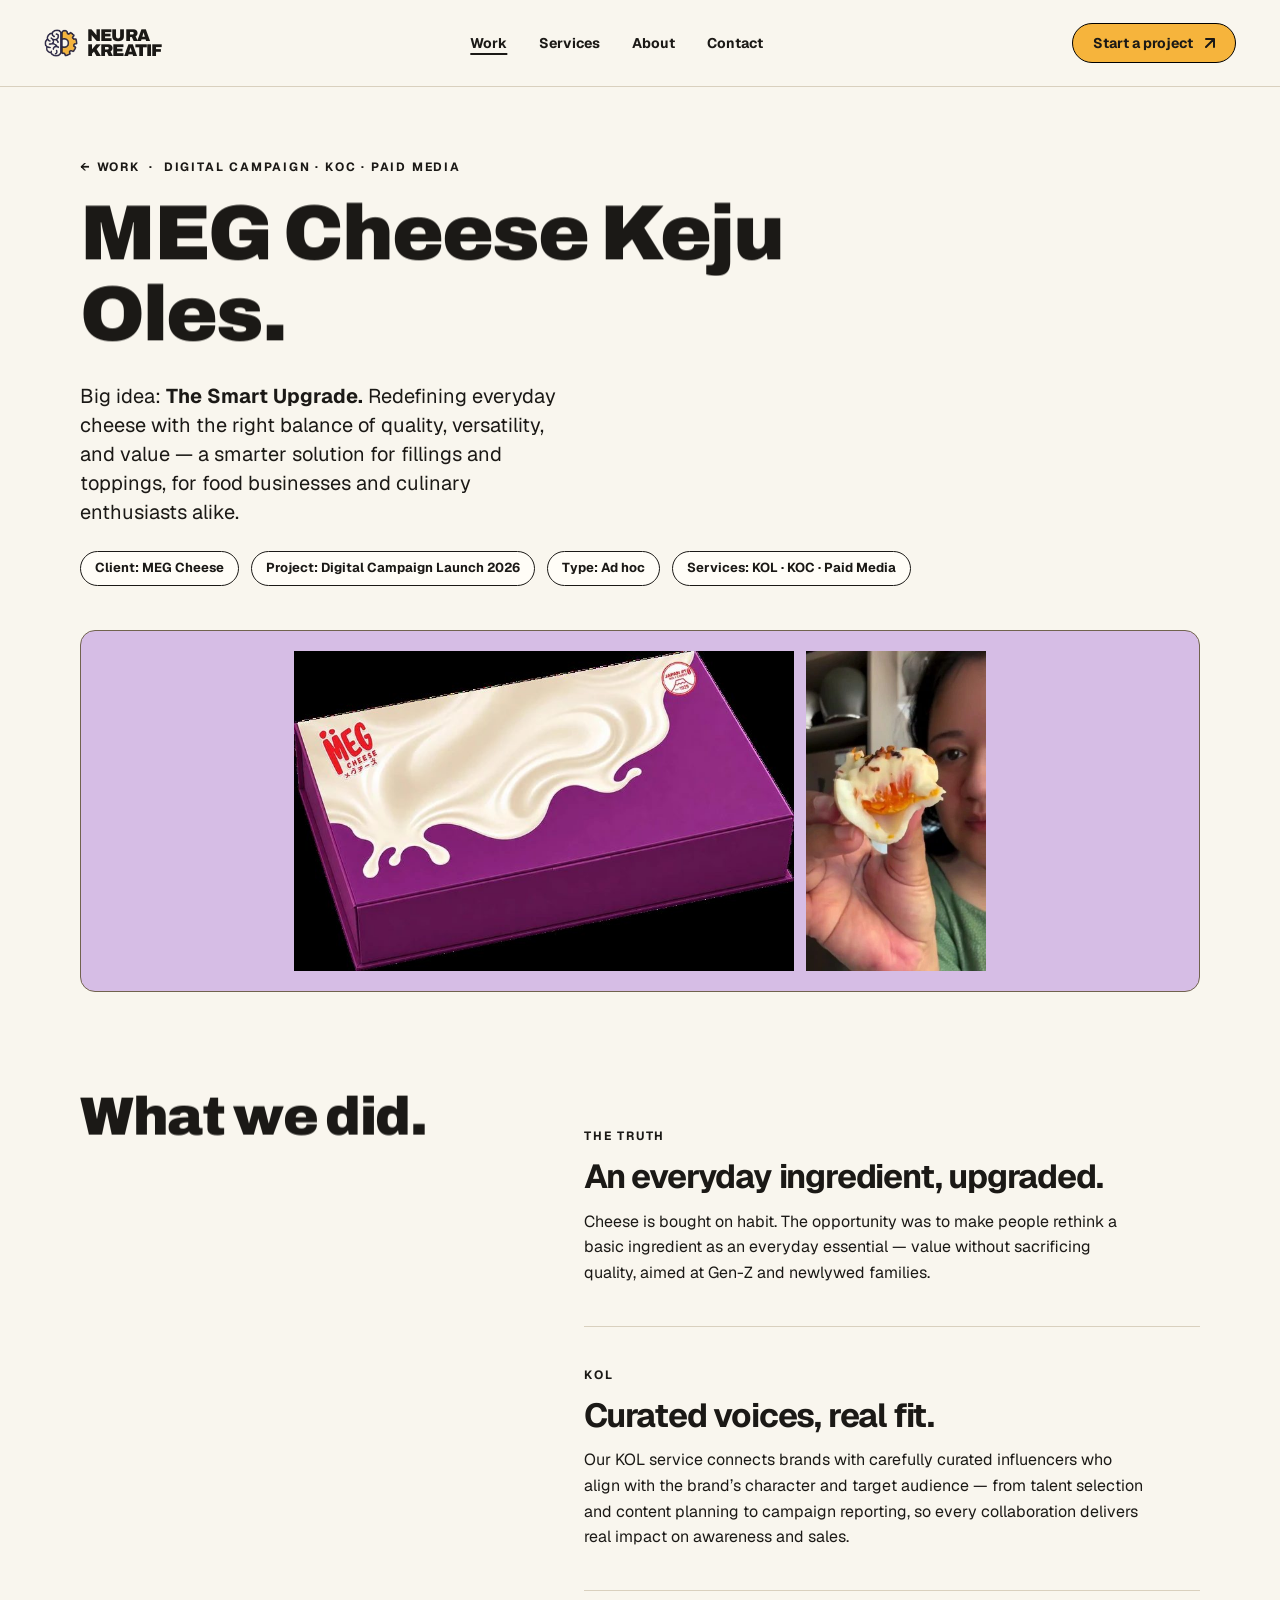
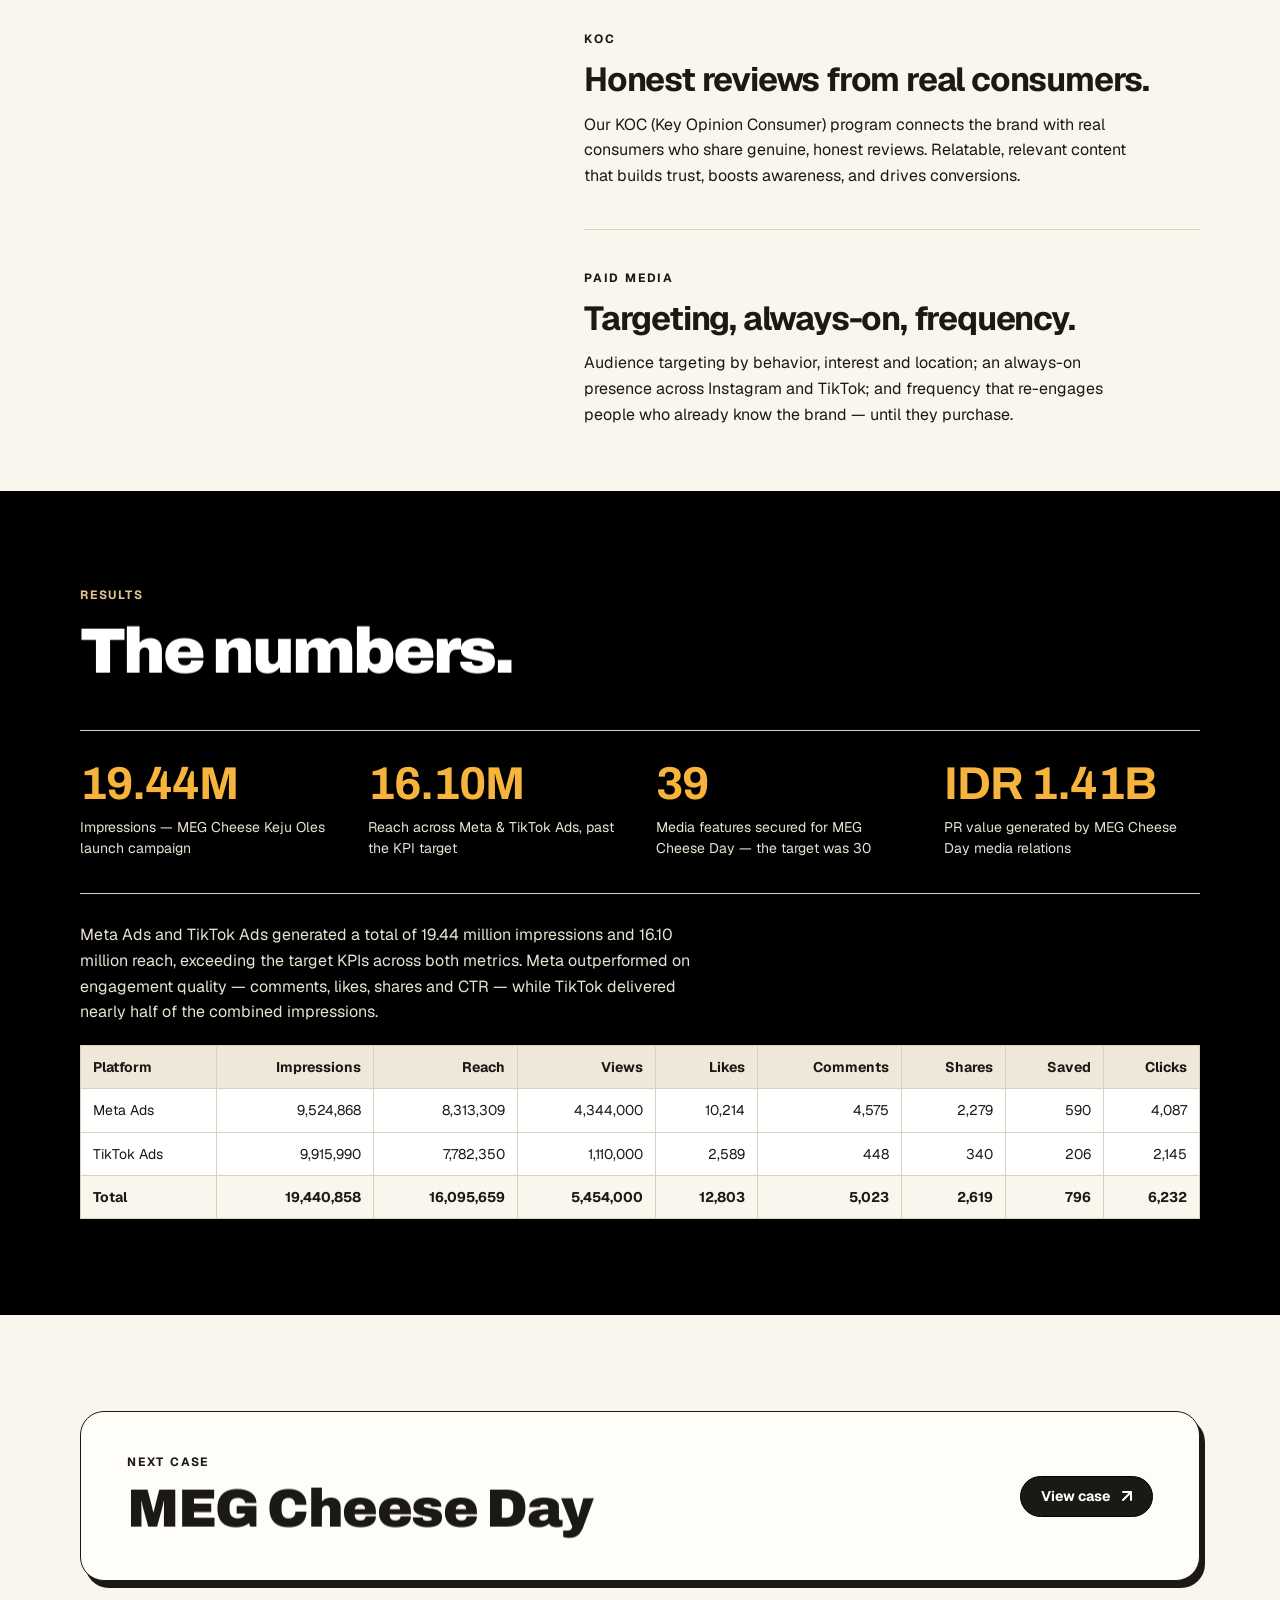
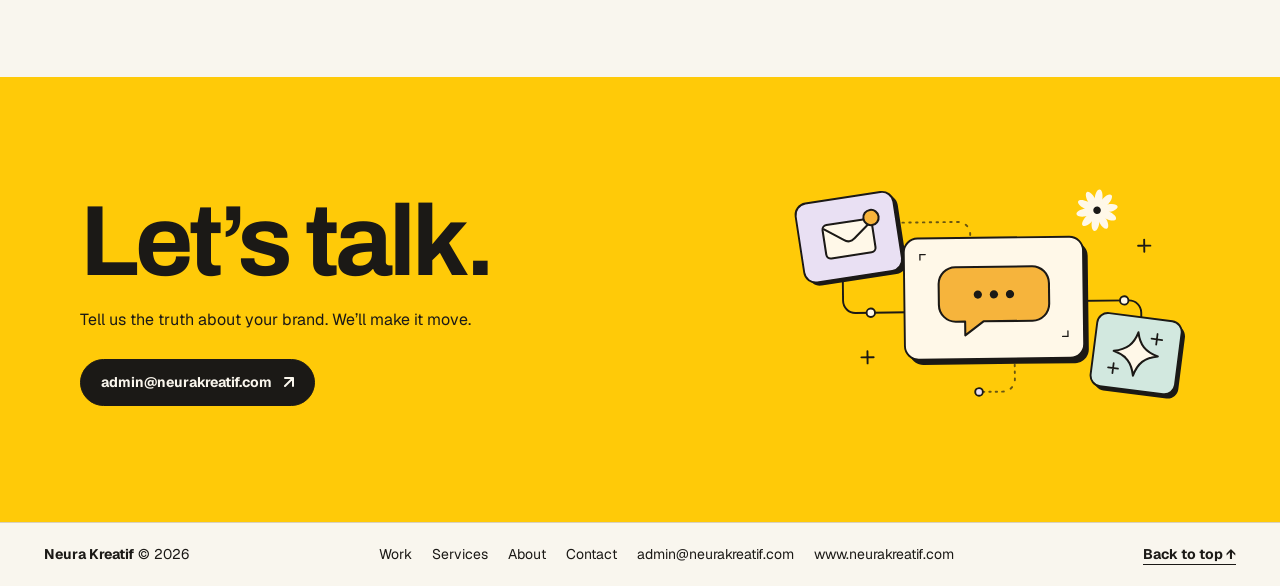
<file: work/meg-cheese-keju-oles.html>
<!DOCTYPE html>
<html lang="en">
<head>
<meta charset="UTF-8">
<meta name="viewport" content="width=device-width, initial-scale=1.0">
<title>MEG Cheese Keju Oles — The Smart Upgrade — Neura Kreatif</title>
<meta name="description" content="Flagship case: the 2026 digital launch of MEG Cheese Keju Oles — KOL, KOC and paid media, 19.44M impressions.">
<meta property="og:title" content="MEG Cheese Keju Oles — The Smart Upgrade — Neura Kreatif">
<meta property="og:description" content="Flagship case: the 2026 digital launch of MEG Cheese Keju Oles — KOL, KOC and paid media, 19.44M impressions.">
<meta property="og:type" content="website">
<meta property="og:url" content="https://jmustopa.github.io/neura-kreatif/">
<meta property="og:image" content="https://jmustopa.github.io/neura-kreatif/assets/img/share.jpg">
<meta name="twitter:card" content="summary_large_image">

<link rel="stylesheet" href="../assets/css/fonts.css?v=18">
<link rel="stylesheet" href="../assets/css/tokens.css">
<link rel="stylesheet" href="../assets/css/styles.css?v=30">
</head>
<body><div id="top"></div><header class="site-nav"><div class="bar">
<a class="logo" href="../index.html"><img src="../assets/img/logo-mark.png" alt="Neura Kreatif logo"><span class="word">NEURA<br>KREATIF</span></a>
<nav class="nav-links" id="navLinks">
<a href="../work/index.html" aria-current="page">Work</a>
<a href="../services/index.html">Services</a>
<a href="../about/index.html">About</a>
<a href="../contact/index.html">Contact</a>
</nav>
<span style="display:flex;gap:10px;align-items:center">
<a class="btn cta" href="../contact/index.html">Start a project <svg class="arr" viewBox="0 0 10 10" fill="none" aria-hidden="true"><path d="M9 9V1H1M9 1L1 9" stroke="currentColor" stroke-width="2" stroke-linecap="round" stroke-linejoin="round"/></svg></a>
<button class="nav-toggle" aria-expanded="false" aria-controls="navLinks" onclick="var b=this,d=document.getElementById('navLinks');d.classList.toggle('open');b.setAttribute('aria-expanded',d.classList.contains('open'))">Menu</button>
</span>
</div></header>
<section class="band" style="padding-top:72px"><div class="wrap">
<p class="eyebrow"><a href="../work/index.html" style="text-decoration:none">&larr; Work</a> &nbsp;·&nbsp; Digital campaign · KOC · Paid media</p>
<h1 class="display" style="margin-top:18px;max-width:900px">MEG Cheese Keju Oles.</h1>
<p class="lead" style="margin-top:28px">Big idea: <strong>The Smart Upgrade.</strong> Redefining everyday cheese with the right balance of quality, versatility, and value — a smarter solution for fillings and toppings, for food businesses and culinary enthusiasts alike.</p>
<div class="case-meta"><span class="chip">Client: MEG Cheese</span><span class="chip">Project: Digital Campaign Launch 2026</span><span class="chip">Type: Ad hoc</span><span class="chip">Services: KOL · KOC · Paid Media</span></div>
<div style="margin-top:44px;border:var(--nk-border-dark-card);border-radius:var(--nk-radius-card);overflow:hidden;background:var(--nk-lilac)"><span style="display:flex;gap:12px;padding:20px;align-items:center;justify-content:center;flex-wrap:wrap"><img loading="lazy" src="../assets/img/work-meg-pack.jpg" alt="MEG Cheese Keju Oles pack" style="max-height:320px;width:auto"><img loading="lazy" src="../assets/img/work-meg-creator.jpg" alt="Creator with MEG Cheese Keju Oles" style="max-height:320px;width:auto"></span></div>
</div></section>
<section style="padding-bottom:24px"><div class="wrap"><div class="split">
<div><h2 class="h2">What we did.</h2></div>
<div><div class="chapter"><p class="eyebrow" style="color:var(--nk-body)">The truth</p><h3 class="h3" style="margin:12px 0 10px">An everyday ingredient, upgraded.</h3><p class="body-txt">Cheese is bought on habit. The opportunity was to make people rethink a basic ingredient as an everyday essential — value without sacrificing quality, aimed at Gen-Z and newlywed families.</p></div><div class="chapter"><p class="eyebrow" style="color:var(--nk-body)">KOL</p><h3 class="h3" style="margin:12px 0 10px">Curated voices, real fit.</h3><p class="body-txt">Our KOL service connects brands with carefully curated influencers who align with the brand&rsquo;s character and target audience — from talent selection and content planning to campaign reporting, so every collaboration delivers real impact on awareness and sales.</p></div><div class="chapter"><p class="eyebrow" style="color:var(--nk-body)">KOC</p><h3 class="h3" style="margin:12px 0 10px">Honest reviews from real consumers.</h3><p class="body-txt">Our KOC (Key Opinion Consumer) program connects the brand with real consumers who share genuine, honest reviews. Relatable, relevant content that builds trust, boosts awareness, and drives conversions.</p></div><div class="chapter"><p class="eyebrow" style="color:var(--nk-body)">Paid media</p><h3 class="h3" style="margin:12px 0 10px">Targeting, always-on, frequency.</h3><p class="body-txt">Audience targeting by behavior, interest and location; an always-on presence across Instagram and TikTok; and frequency that re-engages people who already know the brand — until they purchase.</p></div></div>
</div></div></section>
<section class="band band-black"><div class="wrap">
<p class="eyebrow" style="color:var(--nk-sand)">Results</p>
<h2 class="h1" style="color:#fff;margin-top:14px">The numbers.</h2>
<div class="stats">
<div class="stat"><div class="num">19.44M</div><div class="cap">Impressions — MEG Cheese Keju Oles launch campaign</div></div>
<div class="stat"><div class="num">16.10M</div><div class="cap">Reach across Meta &amp; TikTok Ads, past the KPI target</div></div>
<div class="stat"><div class="num">39</div><div class="cap">Media features secured for MEG Cheese Day — the target was 30</div></div>
<div class="stat"><div class="num">IDR 1.41B</div><div class="cap">PR value generated by MEG Cheese Day media relations</div></div>
</div>
<p style="margin-top:28px;color:#e8e2d4;max-width:640px">Meta Ads and TikTok Ads generated a total of 19.44 million impressions and 16.10 million reach, exceeding the target KPIs across both metrics. Meta outperformed on engagement quality — comments, likes, shares and CTR — while TikTok delivered nearly half of the combined impressions.</p>
<div style="overflow-x:auto"><table class="data" style="background:#fff;color:var(--nk-ink)">
<thead><tr><th>Platform</th><th>Impressions</th><th>Reach</th><th>Views</th><th>Likes</th><th>Comments</th><th>Shares</th><th>Saved</th><th>Clicks</th></tr></thead>
<tbody>
<tr><td>Meta Ads</td><td>9,524,868</td><td>8,313,309</td><td>4,344,000</td><td>10,214</td><td>4,575</td><td>2,279</td><td>590</td><td>4,087</td></tr>
<tr><td>TikTok Ads</td><td>9,915,990</td><td>7,782,350</td><td>1,110,000</td><td>2,589</td><td>448</td><td>340</td><td>206</td><td>2,145</td></tr>
<tr class="total"><td>Total</td><td>19,440,858</td><td>16,095,659</td><td>5,454,000</td><td>12,803</td><td>5,023</td><td>2,619</td><td>796</td><td>6,232</td></tr>
</tbody></table></div>
</div></section>
<section class="band"><div class="wrap"><div class="next-frame">
<div><p class="eyebrow">Next case</p><h2 class="h2" style="margin-top:10px">MEG Cheese Day</h2></div>
<a class="btn dark" href="../work/meg-cheese-day.html">View case <svg class="arr" viewBox="0 0 10 10" fill="none" aria-hidden="true"><path d="M9 9V1H1M9 1L1 9" stroke="currentColor" stroke-width="2" stroke-linecap="round" stroke-linejoin="round"/></svg></a>
</div></div></section><section class="band band-yellow"><div class="wrap"><div class="cta-inner">
<div><div class="display-xl">Let&rsquo;s talk.</div>
<p style="margin-top:18px;max-width:420px">Tell us the truth about your brand. We&rsquo;ll make it move.</p>
<a class="email-pill" href="mailto:admin@neurakreatif.com" style="margin-top:26px">admin@neurakreatif.com <svg class="arr" viewBox="0 0 10 10" fill="none" aria-hidden="true"><path d="M9 9V1H1M9 1L1 9" stroke="currentColor" stroke-width="2" stroke-linecap="round" stroke-linejoin="round"/></svg></a></div>
<div><img class="cta-art" loading="lazy" src="../assets/img/doodle-contact.svg" alt="Neura doodle illustration — envelope, chat bubble and sparkles, connected" style="width:100%;height:auto"></div></div></div></section><footer class="site-footer"><div class="bar">
<span><strong>Neura Kreatif</strong> &copy; 2026</span>
<nav class="footer-links">
<a href="../work/index.html">Work</a><a href="../services/index.html">Services</a><a href="../about/index.html">About</a><a href="../contact/index.html">Contact</a>
<a href="mailto:admin@neurakreatif.com">admin@neurakreatif.com</a><a href="https://www.neurakreatif.com">www.neurakreatif.com</a>
</nav>
<a class="textlink" href="#top">Back to top &uarr;</a>
</div></footer>
<script>
document.querySelectorAll('.acc-btn').forEach(function(b){b.addEventListener('click',function(){
  var item=b.parentElement, was=item.classList.contains('open');
  item.parentElement.querySelectorAll('.acc-item').forEach(function(i){i.classList.remove('open');i.querySelector('.acc-toggle').textContent='+';});
  if(!was){item.classList.add('open');item.querySelector('.acc-toggle').textContent='\u2212';}
});});
</script>
<script>
(function(){
  if (window.matchMedia('(prefers-reduced-motion: reduce)').matches) return;
  function split(el){
    var idx = 0;
    function walk(node){
      Array.prototype.slice.call(node.childNodes).forEach(function(n){
        if (n.nodeType === 3){
          var frag = document.createDocumentFragment();
          n.textContent.split(/(\s+)/).forEach(function(part){
            if (!part) return;
            if (/^\s+$/.test(part)){ frag.appendChild(document.createTextNode(' ')); return; }
            var w = document.createElement('span'); w.className = 'rw';
            var i = document.createElement('span'); i.className = 'rwi'; i.textContent = part;
            i.style.transitionDelay = (idx++ * 110) + 'ms';
            w.appendChild(i); frag.appendChild(w);
          });
          node.replaceChild(frag, n);
        } else if (n.nodeType === 1 && n.tagName !== 'BR'){ walk(n); }
      });
    }
    walk(el);
  }
  var els = document.querySelectorAll('h1, h2.h1, h2.h2, h3.stack-title, .display-xl');
  els.forEach(split);
  var io = new IntersectionObserver(function(es){
    es.forEach(function(e){ if (e.isIntersecting){ e.target.classList.add('revealed'); io.unobserve(e.target); } });
  }, {threshold: 0.15});
  setTimeout(function(){ els.forEach(function(el){ io.observe(el); }); }, 180);
})();
</script><script src="../assets/js/anime.umd.min.js"></script>
<script>
try {
  if (!window.matchMedia('(prefers-reduced-motion: reduce)').matches && window.anime) {
    var heroImg = document.querySelector('.hero-art img');
    var ctaImg = document.querySelector('.cta-art');
    var sparks = document.querySelectorAll('.hero-spark');
    if (heroImg) {
      anime.animate('.hero-art', { opacity: [0, 1], translateY: [16, 0], duration: 900, ease: 'outCubic' });
      anime.animate(heroImg, { translateY: -7, rotate: 0.7, duration: 3400, ease: 'inOutSine', alternate: true, loop: true });
    }
    if (sparks.length) {
      anime.animate('.hero-spark', { scale: [1, 1.3], rotate: [0, 25], duration: 2600, ease: 'inOutSine', alternate: true, loop: true, delay: anime.stagger(420) });
    }
    if (ctaImg) {
      anime.animate(ctaImg, { translateY: -6, rotate: -1, duration: 3000, ease: 'inOutSine', alternate: true, loop: true });
    }
  }
} catch (e) {}
</script></body></html>
</file>
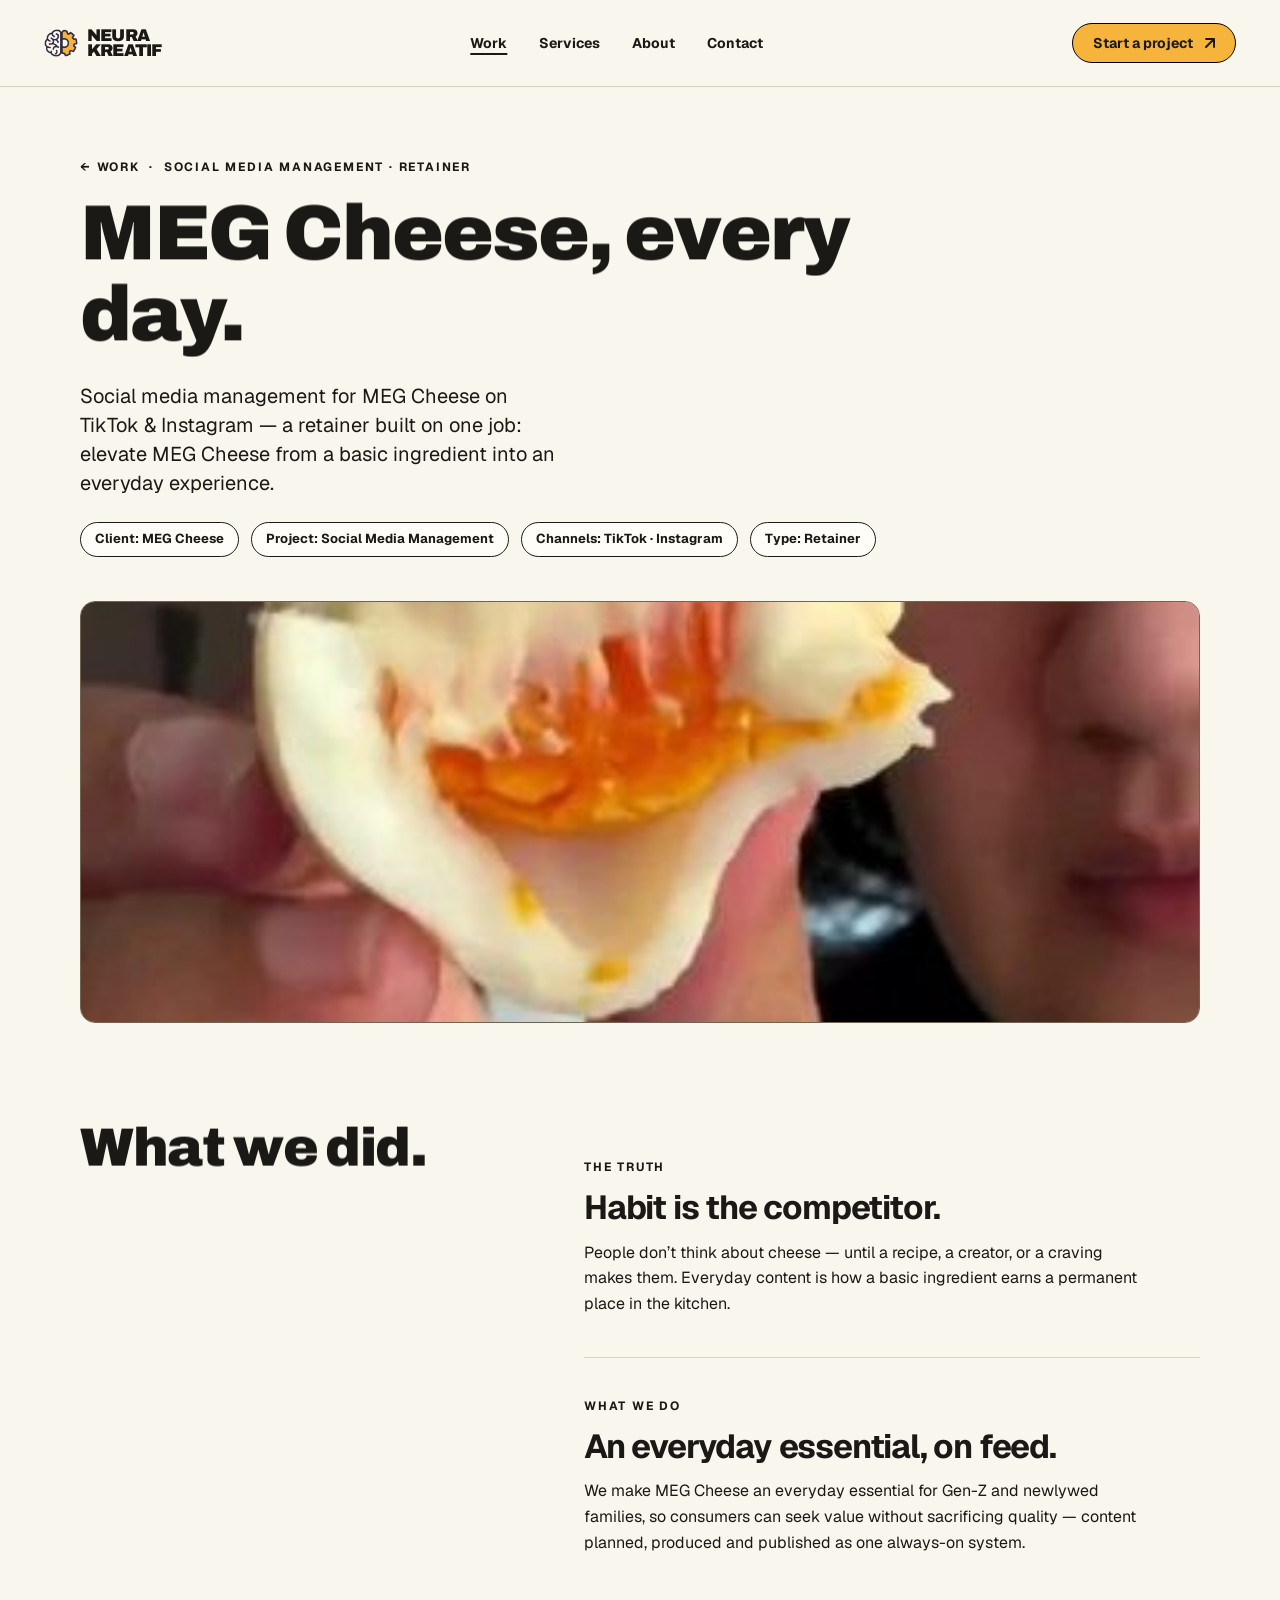
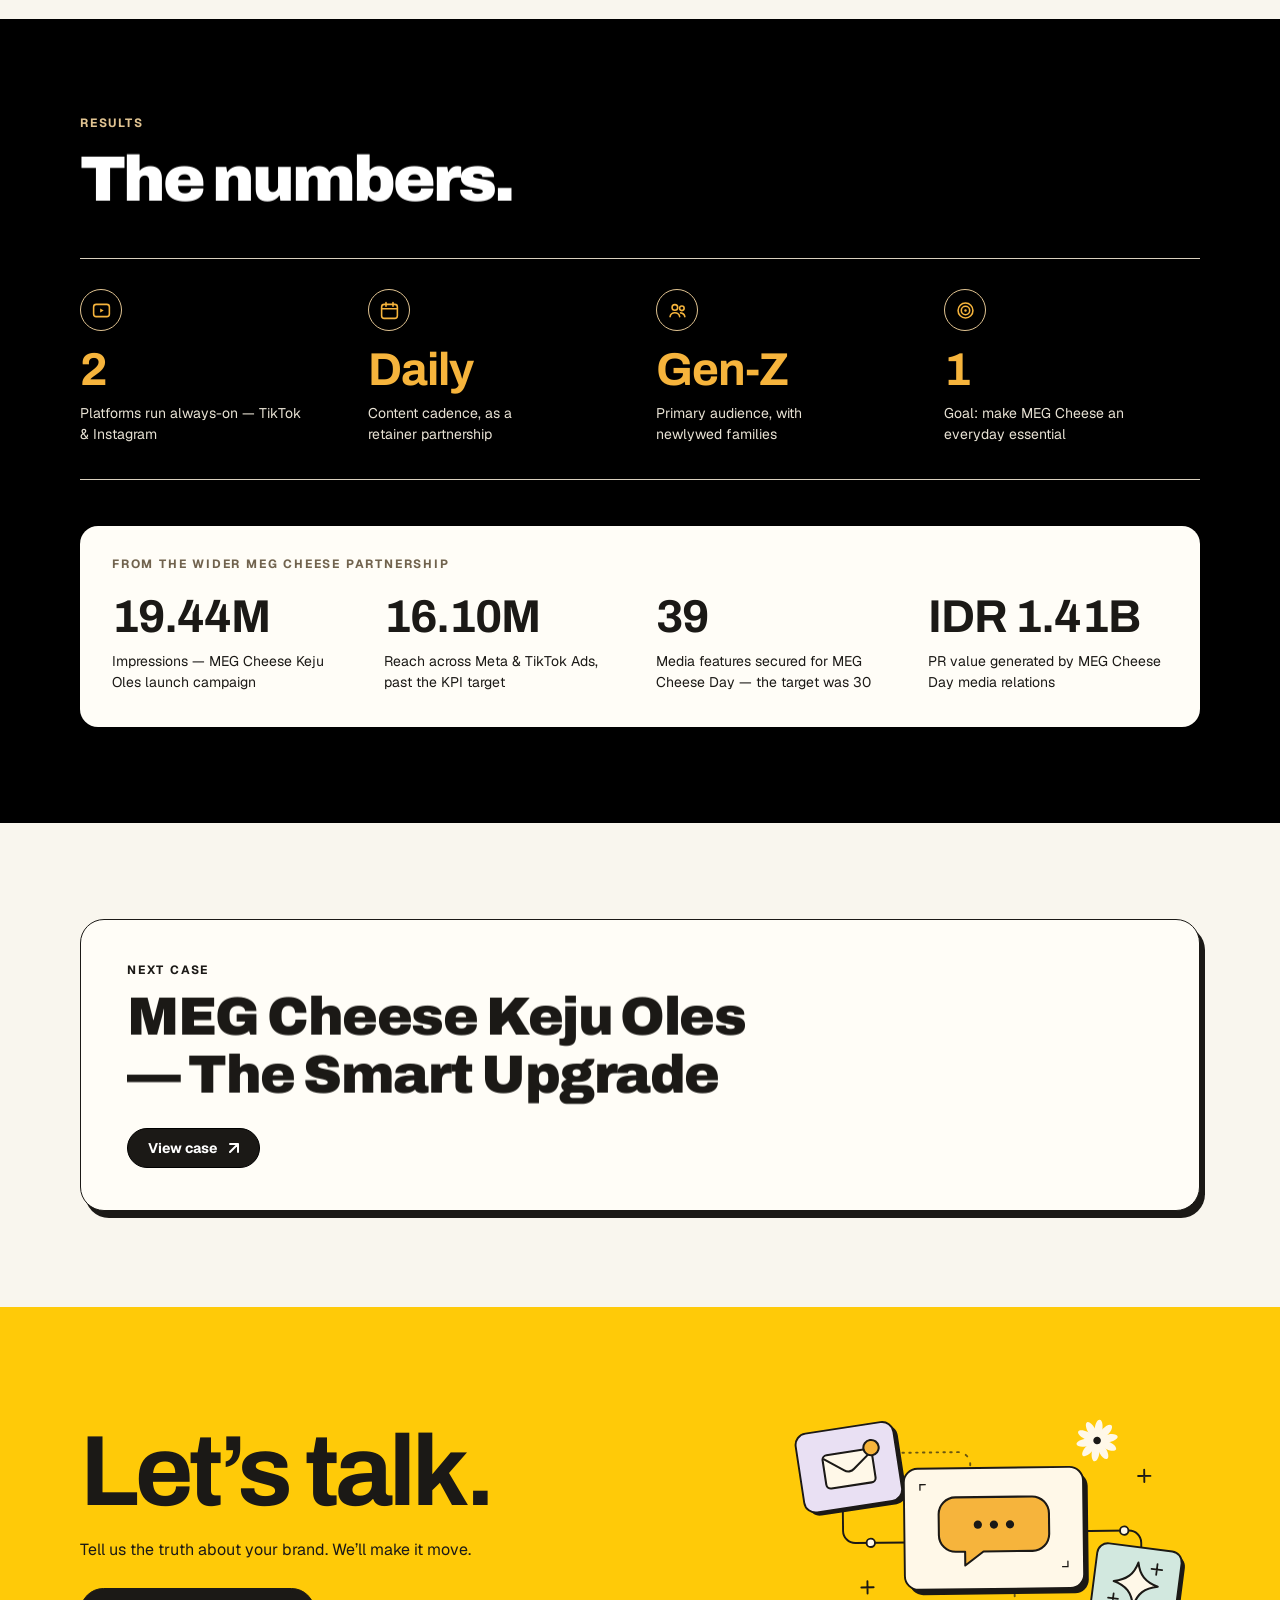
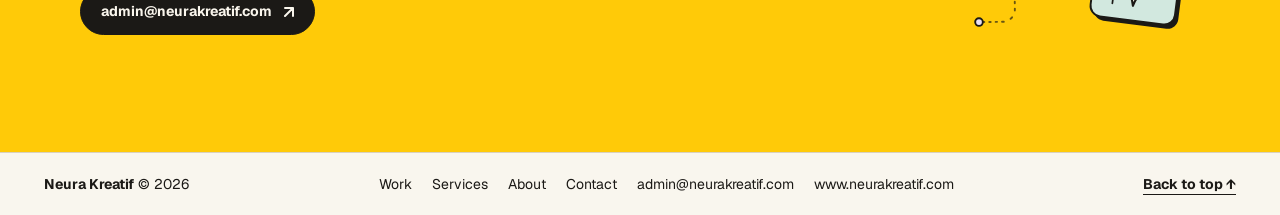
<file: work/meg-cheese-social.html>
<!DOCTYPE html>
<html lang="en">
<head>
<meta charset="UTF-8">
<meta name="viewport" content="width=device-width, initial-scale=1.0">
<title>MEG Cheese — Always-On Social — Neura Kreatif</title>
<meta name="description" content="Case: social media management for MEG Cheese on TikTok & Instagram — a retainer turning a basic ingredient into an everyday essential.">
<meta property="og:title" content="MEG Cheese — Always-On Social — Neura Kreatif">
<meta property="og:description" content="Case: social media management for MEG Cheese on TikTok & Instagram — a retainer turning a basic ingredient into an everyday essential.">
<meta property="og:type" content="website">
<meta property="og:url" content="https://jmustopa.github.io/neura-kreatif/">
<meta property="og:image" content="https://jmustopa.github.io/neura-kreatif/assets/img/share.jpg">
<meta name="twitter:card" content="summary_large_image">

<link rel="stylesheet" href="../assets/css/fonts.css?v=18">
<link rel="stylesheet" href="../assets/css/tokens.css">
<link rel="stylesheet" href="../assets/css/styles.css?v=30">
</head>
<body><div id="top"></div><header class="site-nav"><div class="bar">
<a class="logo" href="../index.html"><img src="../assets/img/logo-mark.png" alt="Neura Kreatif logo"><span class="word">NEURA<br>KREATIF</span></a>
<nav class="nav-links" id="navLinks">
<a href="../work/index.html" aria-current="page">Work</a>
<a href="../services/index.html">Services</a>
<a href="../about/index.html">About</a>
<a href="../contact/index.html">Contact</a>
</nav>
<span style="display:flex;gap:10px;align-items:center">
<a class="btn cta" href="../contact/index.html">Start a project <svg class="arr" viewBox="0 0 10 10" fill="none" aria-hidden="true"><path d="M9 9V1H1M9 1L1 9" stroke="currentColor" stroke-width="2" stroke-linecap="round" stroke-linejoin="round"/></svg></a>
<button class="nav-toggle" aria-expanded="false" aria-controls="navLinks" onclick="var b=this,d=document.getElementById('navLinks');d.classList.toggle('open');b.setAttribute('aria-expanded',d.classList.contains('open'))">Menu</button>
</span>
</div></header>
<section class="band" style="padding-top:72px"><div class="wrap">
<p class="eyebrow"><a href="../work/index.html" style="text-decoration:none">&larr; Work</a> &nbsp;·&nbsp; Social media management · Retainer</p>
<h1 class="display" style="margin-top:18px;max-width:900px">MEG Cheese, every day.</h1>
<p class="lead" style="margin-top:28px">Social media management for MEG Cheese on TikTok &amp; Instagram — a retainer built on one job: elevate MEG Cheese from a basic ingredient into an everyday experience.</p>
<div class="case-meta"><span class="chip">Client: MEG Cheese</span><span class="chip">Project: Social Media Management</span><span class="chip">Channels: TikTok · Instagram</span><span class="chip">Type: Retainer</span></div>
<div style="margin-top:44px;border:var(--nk-border-dark-card);border-radius:var(--nk-radius-card);overflow:hidden;background:var(--nk-lilac)"><img loading="lazy" src="../assets/img/work-meg-creator.jpg" alt="MEG Cheese social content" style="width:100%;max-height:420px;object-fit:cover"></div>
</div></section>
<section style="padding-bottom:24px"><div class="wrap"><div class="split">
<div><h2 class="h2">What we did.</h2></div>
<div><div class="chapter"><p class="eyebrow" style="color:var(--nk-body)">The truth</p><h3 class="h3" style="margin:12px 0 10px">Habit is the competitor.</h3><p class="body-txt">People don&rsquo;t think about cheese — until a recipe, a creator, or a craving makes them. Everyday content is how a basic ingredient earns a permanent place in the kitchen.</p></div><div class="chapter"><p class="eyebrow" style="color:var(--nk-body)">What we do</p><h3 class="h3" style="margin:12px 0 10px">An everyday essential, on feed.</h3><p class="body-txt">We make MEG Cheese an everyday essential for Gen-Z and newlywed families, so consumers can seek value without sacrificing quality — content planned, produced and published as one always-on system.</p></div></div>
</div></div></section>
<section class="band band-black"><div class="wrap">
<p class="eyebrow" style="color:var(--nk-sand)">Results</p>
<h2 class="h1" style="color:#fff;margin-top:14px">The numbers.</h2>
<div class="stats">
<div class="stat"><span class="stat-ico"><svg viewBox="0 0 24 24" fill="none" stroke="#f6b43c" stroke-width="1.8" stroke-linecap="round" stroke-linejoin="round" aria-hidden="true"><rect x="3" y="5" width="18" height="14" rx="3"/><path d="M10.5 9.8v4.4l4-2.2z" fill="#f6b43c" stroke="none"/></svg></span><div class="num">2</div><div class="cap">Platforms run always-on — TikTok &amp; Instagram</div></div>
<div class="stat"><span class="stat-ico"><svg viewBox="0 0 24 24" fill="none" stroke="#f6b43c" stroke-width="1.8" stroke-linecap="round" stroke-linejoin="round" aria-hidden="true"><rect x="3" y="5" width="18" height="16" rx="3"/><path d="M3 10h18M8 3v4M16 3v4"/></svg></span><div class="num">Daily</div><div class="cap">Content cadence, as a retainer partnership</div></div>
<div class="stat"><span class="stat-ico"><svg viewBox="0 0 24 24" fill="none" stroke="#f6b43c" stroke-width="1.8" stroke-linecap="round" stroke-linejoin="round" aria-hidden="true"><circle cx="9" cy="8.5" r="3.2"/><path d="M3.5 19c.6-3 2.8-4.5 5.5-4.5s4.9 1.5 5.5 4.5"/><circle cx="17" cy="9.5" r="2.6"/><path d="M15.5 14.7c2.3.2 4.3 1.6 4.9 4.3"/></svg></span><div class="num">Gen-Z</div><div class="cap">Primary audience, with newlywed families</div></div>
<div class="stat"><span class="stat-ico"><svg viewBox="0 0 24 24" fill="none" stroke="#f6b43c" stroke-width="1.8" stroke-linecap="round" stroke-linejoin="round" aria-hidden="true"><circle cx="12" cy="12" r="8.5"/><circle cx="12" cy="12" r="4.8"/><circle cx="12" cy="12" r="1.4" fill="#f6b43c" stroke="none"/></svg></span><div class="num">1</div><div class="cap">Goal: make MEG Cheese an everyday essential</div></div>
</div>
<div class="partner-panel"><p class="eyebrow" style="color:var(--nk-taupe)">From the wider MEG Cheese partnership</p>
<div class="stats">
<div class="stat"><div class="num">19.44M</div><div class="cap">Impressions — MEG Cheese Keju Oles launch campaign</div></div>
<div class="stat"><div class="num">16.10M</div><div class="cap">Reach across Meta &amp; TikTok Ads, past the KPI target</div></div>
<div class="stat"><div class="num">39</div><div class="cap">Media features secured for MEG Cheese Day — the target was 30</div></div>
<div class="stat"><div class="num">IDR 1.41B</div><div class="cap">PR value generated by MEG Cheese Day media relations</div></div>
</div>
</div>
</div></section>
<section class="band"><div class="wrap"><div class="next-frame">
<div><p class="eyebrow">Next case</p><h2 class="h2" style="margin-top:10px">MEG Cheese Keju Oles — The Smart Upgrade</h2></div>
<a class="btn dark" href="../work/meg-cheese-keju-oles.html">View case <svg class="arr" viewBox="0 0 10 10" fill="none" aria-hidden="true"><path d="M9 9V1H1M9 1L1 9" stroke="currentColor" stroke-width="2" stroke-linecap="round" stroke-linejoin="round"/></svg></a>
</div></div></section><section class="band band-yellow"><div class="wrap"><div class="cta-inner">
<div><div class="display-xl">Let&rsquo;s talk.</div>
<p style="margin-top:18px;max-width:420px">Tell us the truth about your brand. We&rsquo;ll make it move.</p>
<a class="email-pill" href="mailto:admin@neurakreatif.com" style="margin-top:26px">admin@neurakreatif.com <svg class="arr" viewBox="0 0 10 10" fill="none" aria-hidden="true"><path d="M9 9V1H1M9 1L1 9" stroke="currentColor" stroke-width="2" stroke-linecap="round" stroke-linejoin="round"/></svg></a></div>
<div><img class="cta-art" loading="lazy" src="../assets/img/doodle-contact.svg" alt="Neura doodle illustration — envelope, chat bubble and sparkles, connected" style="width:100%;height:auto"></div></div></div></section><footer class="site-footer"><div class="bar">
<span><strong>Neura Kreatif</strong> &copy; 2026</span>
<nav class="footer-links">
<a href="../work/index.html">Work</a><a href="../services/index.html">Services</a><a href="../about/index.html">About</a><a href="../contact/index.html">Contact</a>
<a href="mailto:admin@neurakreatif.com">admin@neurakreatif.com</a><a href="https://www.neurakreatif.com">www.neurakreatif.com</a>
</nav>
<a class="textlink" href="#top">Back to top &uarr;</a>
</div></footer>
<script>
document.querySelectorAll('.acc-btn').forEach(function(b){b.addEventListener('click',function(){
  var item=b.parentElement, was=item.classList.contains('open');
  item.parentElement.querySelectorAll('.acc-item').forEach(function(i){i.classList.remove('open');i.querySelector('.acc-toggle').textContent='+';});
  if(!was){item.classList.add('open');item.querySelector('.acc-toggle').textContent='\u2212';}
});});
</script>
<script>
(function(){
  if (window.matchMedia('(prefers-reduced-motion: reduce)').matches) return;
  function split(el){
    var idx = 0;
    function walk(node){
      Array.prototype.slice.call(node.childNodes).forEach(function(n){
        if (n.nodeType === 3){
          var frag = document.createDocumentFragment();
          n.textContent.split(/(\s+)/).forEach(function(part){
            if (!part) return;
            if (/^\s+$/.test(part)){ frag.appendChild(document.createTextNode(' ')); return; }
            var w = document.createElement('span'); w.className = 'rw';
            var i = document.createElement('span'); i.className = 'rwi'; i.textContent = part;
            i.style.transitionDelay = (idx++ * 110) + 'ms';
            w.appendChild(i); frag.appendChild(w);
          });
          node.replaceChild(frag, n);
        } else if (n.nodeType === 1 && n.tagName !== 'BR'){ walk(n); }
      });
    }
    walk(el);
  }
  var els = document.querySelectorAll('h1, h2.h1, h2.h2, h3.stack-title, .display-xl');
  els.forEach(split);
  var io = new IntersectionObserver(function(es){
    es.forEach(function(e){ if (e.isIntersecting){ e.target.classList.add('revealed'); io.unobserve(e.target); } });
  }, {threshold: 0.15});
  setTimeout(function(){ els.forEach(function(el){ io.observe(el); }); }, 180);
})();
</script><script src="../assets/js/anime.umd.min.js"></script>
<script>
try {
  if (!window.matchMedia('(prefers-reduced-motion: reduce)').matches && window.anime) {
    var heroImg = document.querySelector('.hero-art img');
    var ctaImg = document.querySelector('.cta-art');
    var sparks = document.querySelectorAll('.hero-spark');
    if (heroImg) {
      anime.animate('.hero-art', { opacity: [0, 1], translateY: [16, 0], duration: 900, ease: 'outCubic' });
      anime.animate(heroImg, { translateY: -7, rotate: 0.7, duration: 3400, ease: 'inOutSine', alternate: true, loop: true });
    }
    if (sparks.length) {
      anime.animate('.hero-spark', { scale: [1, 1.3], rotate: [0, 25], duration: 2600, ease: 'inOutSine', alternate: true, loop: true, delay: anime.stagger(420) });
    }
    if (ctaImg) {
      anime.animate(ctaImg, { translateY: -6, rotate: -1, duration: 3000, ease: 'inOutSine', alternate: true, loop: true });
    }
  }
} catch (e) {}
</script></body></html>
</file>
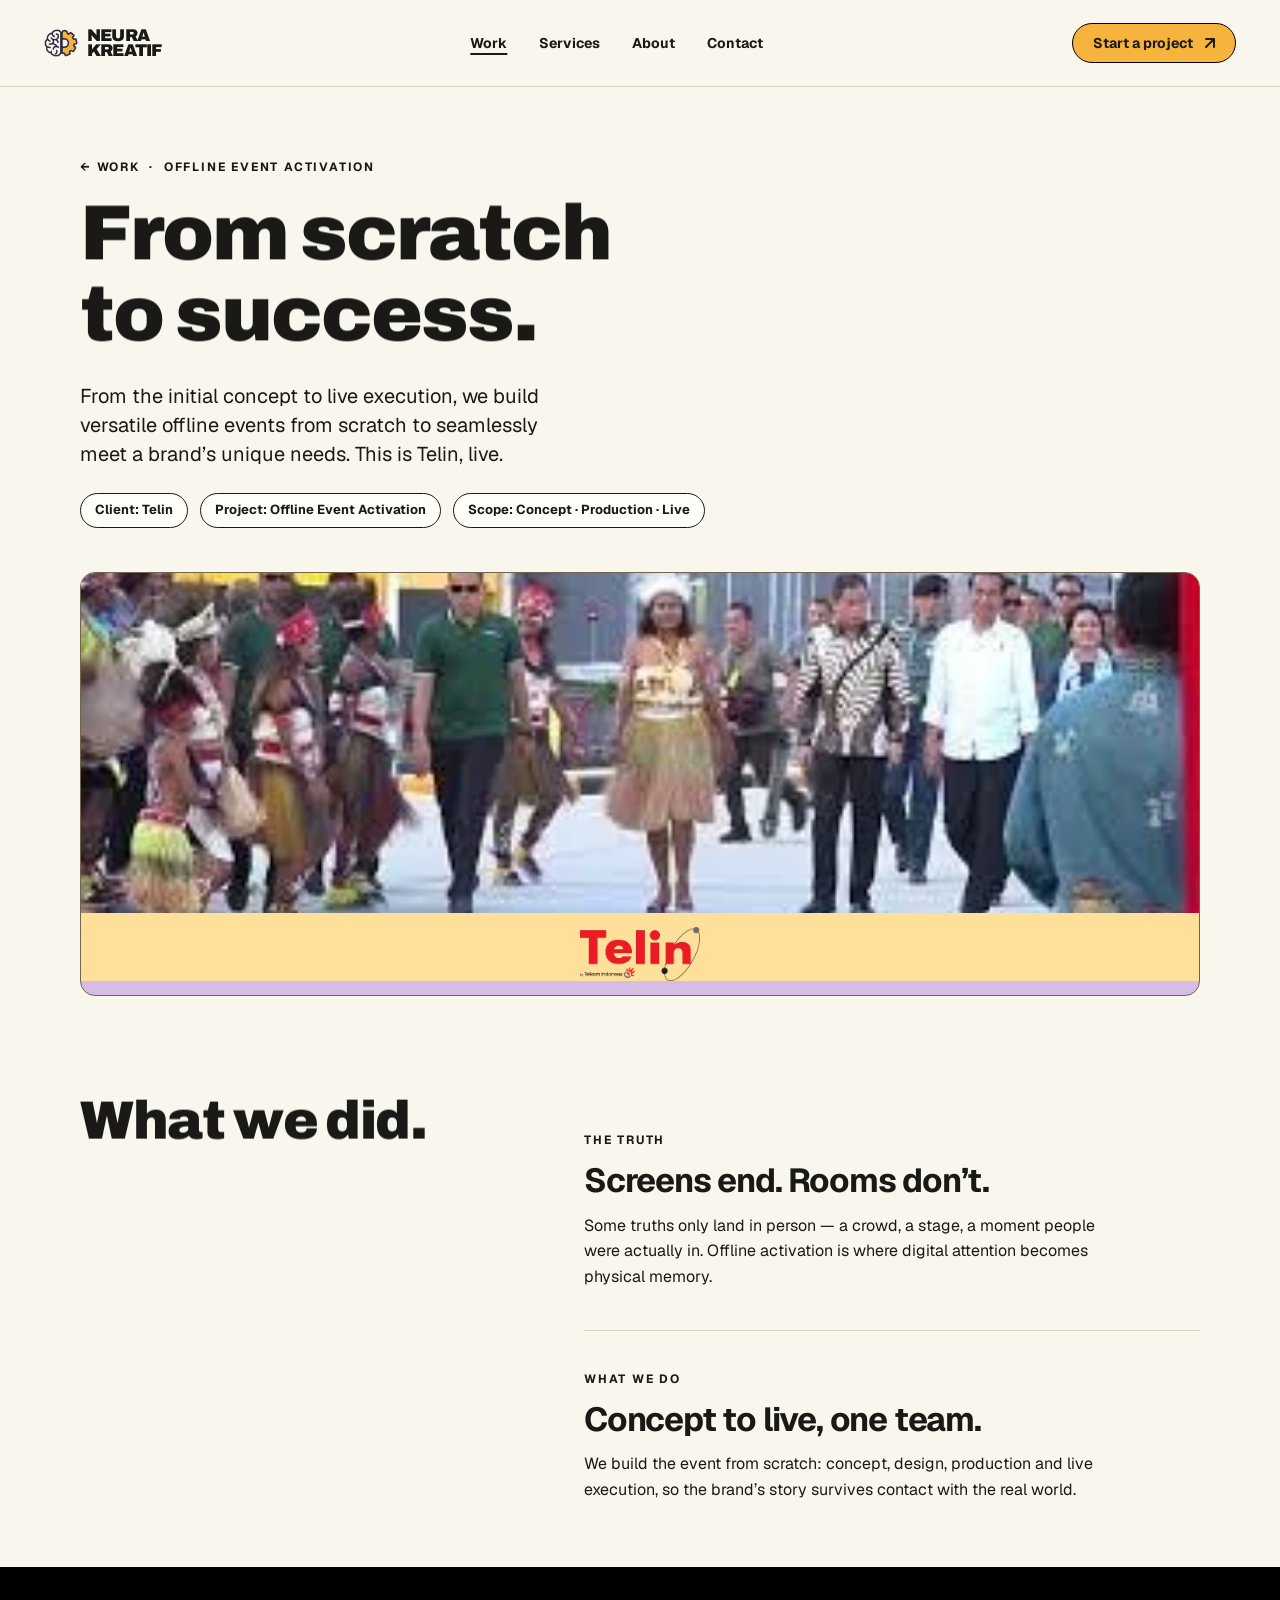
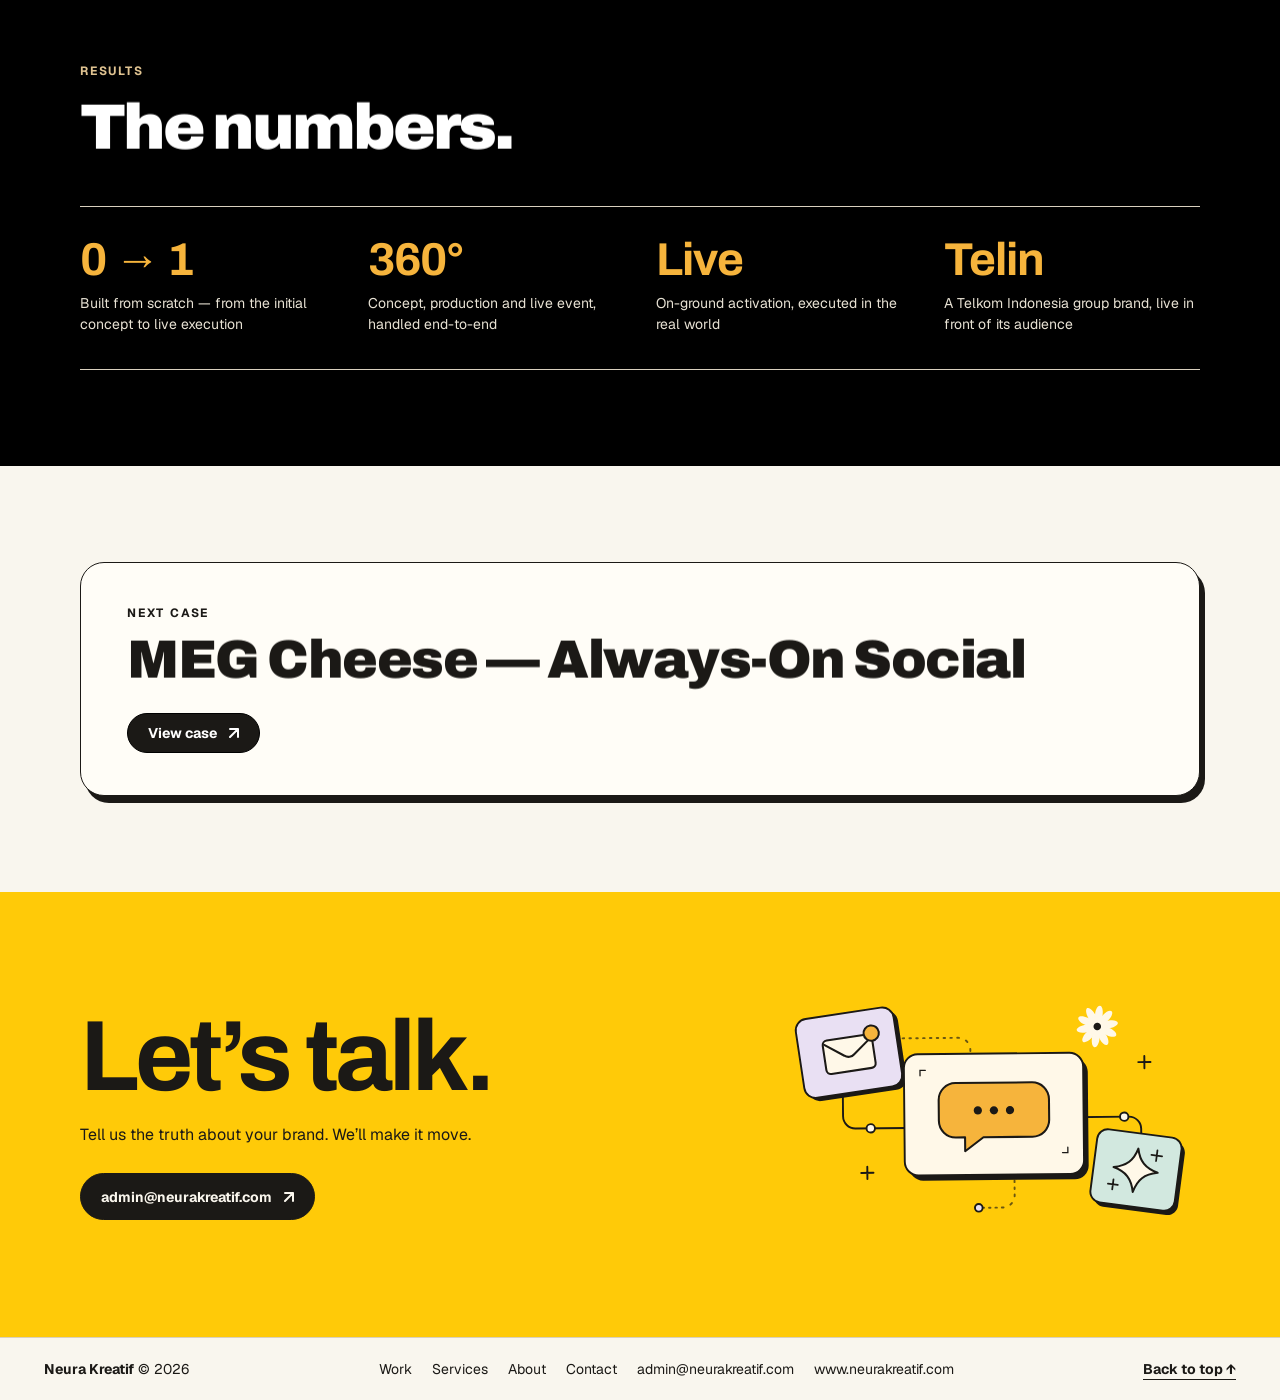
<file: work/telin-event.html>
<!DOCTYPE html>
<html lang="en">
<head>
<meta charset="UTF-8">
<meta name="viewport" content="width=device-width, initial-scale=1.0">
<title>Telin — Offline Event Activation — Neura Kreatif</title>
<meta name="description" content="Case: offline event activation for Telin — from scratch to success, concept to live execution.">
<meta property="og:title" content="Telin — Offline Event Activation — Neura Kreatif">
<meta property="og:description" content="Case: offline event activation for Telin — from scratch to success, concept to live execution.">
<meta property="og:type" content="website">
<meta property="og:url" content="https://jmustopa.github.io/neura-kreatif/">
<meta property="og:image" content="https://jmustopa.github.io/neura-kreatif/assets/img/share.jpg">
<meta name="twitter:card" content="summary_large_image">

<link rel="stylesheet" href="../assets/css/fonts.css?v=18">
<link rel="stylesheet" href="../assets/css/tokens.css">
<link rel="stylesheet" href="../assets/css/styles.css?v=30">
</head>
<body><div id="top"></div><header class="site-nav"><div class="bar">
<a class="logo" href="../index.html"><img src="../assets/img/logo-mark.png" alt="Neura Kreatif logo"><span class="word">NEURA<br>KREATIF</span></a>
<nav class="nav-links" id="navLinks">
<a href="../work/index.html" aria-current="page">Work</a>
<a href="../services/index.html">Services</a>
<a href="../about/index.html">About</a>
<a href="../contact/index.html">Contact</a>
</nav>
<span style="display:flex;gap:10px;align-items:center">
<a class="btn cta" href="../contact/index.html">Start a project <svg class="arr" viewBox="0 0 10 10" fill="none" aria-hidden="true"><path d="M9 9V1H1M9 1L1 9" stroke="currentColor" stroke-width="2" stroke-linecap="round" stroke-linejoin="round"/></svg></a>
<button class="nav-toggle" aria-expanded="false" aria-controls="navLinks" onclick="var b=this,d=document.getElementById('navLinks');d.classList.toggle('open');b.setAttribute('aria-expanded',d.classList.contains('open'))">Menu</button>
</span>
</div></header>
<section class="band" style="padding-top:72px"><div class="wrap">
<p class="eyebrow"><a href="../work/index.html" style="text-decoration:none">&larr; Work</a> &nbsp;·&nbsp; Offline event activation</p>
<h1 class="display" style="margin-top:18px;max-width:900px">From scratch<br>to success.</h1>
<p class="lead" style="margin-top:28px">From the initial concept to live execution, we build versatile offline events from scratch to seamlessly meet a brand&rsquo;s unique needs. This is Telin, live.</p>
<div class="case-meta"><span class="chip">Client: Telin</span><span class="chip">Project: Offline Event Activation</span><span class="chip">Scope: Concept · Production · Live</span></div>
<div style="margin-top:44px;border:var(--nk-border-dark-card);border-radius:var(--nk-radius-card);overflow:hidden;background:var(--nk-lilac)"><span style="display:block;background:var(--nk-yellow-soft)"><img loading="lazy" src="../assets/img/work-telin-parade.png" alt="Telin event" style="width:100%;max-height:340px;object-fit:cover"><img src="../assets/img/client-telin.png" alt="Telin" style="height:54px;width:auto;margin:14px auto"></span></div>
</div></section>
<section style="padding-bottom:24px"><div class="wrap"><div class="split">
<div><h2 class="h2">What we did.</h2></div>
<div><div class="chapter"><p class="eyebrow" style="color:var(--nk-body)">The truth</p><h3 class="h3" style="margin:12px 0 10px">Screens end. Rooms don&rsquo;t.</h3><p class="body-txt">Some truths only land in person — a crowd, a stage, a moment people were actually in. Offline activation is where digital attention becomes physical memory.</p></div><div class="chapter"><p class="eyebrow" style="color:var(--nk-body)">What we do</p><h3 class="h3" style="margin:12px 0 10px">Concept to live, one team.</h3><p class="body-txt">We build the event from scratch: concept, design, production and live execution, so the brand&rsquo;s story survives contact with the real world.</p></div></div>
</div></div></section>
<section class="band band-black"><div class="wrap">
<p class="eyebrow" style="color:var(--nk-sand)">Results</p>
<h2 class="h1" style="color:#fff;margin-top:14px">The numbers.</h2>
<div class="stats">
<div class="stat"><div class="num">0 &rarr; 1</div><div class="cap">Built from scratch — from the initial concept to live execution</div></div>
<div class="stat"><div class="num">360&deg;</div><div class="cap">Concept, production and live event, handled end-to-end</div></div>
<div class="stat"><div class="num">Live</div><div class="cap">On-ground activation, executed in the real world</div></div>
<div class="stat"><div class="num">Telin</div><div class="cap">A Telkom Indonesia group brand, live in front of its audience</div></div>
</div>
</div></section>
<section class="band"><div class="wrap"><div class="next-frame">
<div><p class="eyebrow">Next case</p><h2 class="h2" style="margin-top:10px">MEG Cheese — Always-On Social</h2></div>
<a class="btn dark" href="../work/meg-cheese-social.html">View case <svg class="arr" viewBox="0 0 10 10" fill="none" aria-hidden="true"><path d="M9 9V1H1M9 1L1 9" stroke="currentColor" stroke-width="2" stroke-linecap="round" stroke-linejoin="round"/></svg></a>
</div></div></section><section class="band band-yellow"><div class="wrap"><div class="cta-inner">
<div><div class="display-xl">Let&rsquo;s talk.</div>
<p style="margin-top:18px;max-width:420px">Tell us the truth about your brand. We&rsquo;ll make it move.</p>
<a class="email-pill" href="mailto:admin@neurakreatif.com" style="margin-top:26px">admin@neurakreatif.com <svg class="arr" viewBox="0 0 10 10" fill="none" aria-hidden="true"><path d="M9 9V1H1M9 1L1 9" stroke="currentColor" stroke-width="2" stroke-linecap="round" stroke-linejoin="round"/></svg></a></div>
<div><img class="cta-art" loading="lazy" src="../assets/img/doodle-contact.svg" alt="Neura doodle illustration — envelope, chat bubble and sparkles, connected" style="width:100%;height:auto"></div></div></div></section><footer class="site-footer"><div class="bar">
<span><strong>Neura Kreatif</strong> &copy; 2026</span>
<nav class="footer-links">
<a href="../work/index.html">Work</a><a href="../services/index.html">Services</a><a href="../about/index.html">About</a><a href="../contact/index.html">Contact</a>
<a href="mailto:admin@neurakreatif.com">admin@neurakreatif.com</a><a href="https://www.neurakreatif.com">www.neurakreatif.com</a>
</nav>
<a class="textlink" href="#top">Back to top &uarr;</a>
</div></footer>
<script>
document.querySelectorAll('.acc-btn').forEach(function(b){b.addEventListener('click',function(){
  var item=b.parentElement, was=item.classList.contains('open');
  item.parentElement.querySelectorAll('.acc-item').forEach(function(i){i.classList.remove('open');i.querySelector('.acc-toggle').textContent='+';});
  if(!was){item.classList.add('open');item.querySelector('.acc-toggle').textContent='\u2212';}
});});
</script>
<script>
(function(){
  if (window.matchMedia('(prefers-reduced-motion: reduce)').matches) return;
  function split(el){
    var idx = 0;
    function walk(node){
      Array.prototype.slice.call(node.childNodes).forEach(function(n){
        if (n.nodeType === 3){
          var frag = document.createDocumentFragment();
          n.textContent.split(/(\s+)/).forEach(function(part){
            if (!part) return;
            if (/^\s+$/.test(part)){ frag.appendChild(document.createTextNode(' ')); return; }
            var w = document.createElement('span'); w.className = 'rw';
            var i = document.createElement('span'); i.className = 'rwi'; i.textContent = part;
            i.style.transitionDelay = (idx++ * 110) + 'ms';
            w.appendChild(i); frag.appendChild(w);
          });
          node.replaceChild(frag, n);
        } else if (n.nodeType === 1 && n.tagName !== 'BR'){ walk(n); }
      });
    }
    walk(el);
  }
  var els = document.querySelectorAll('h1, h2.h1, h2.h2, h3.stack-title, .display-xl');
  els.forEach(split);
  var io = new IntersectionObserver(function(es){
    es.forEach(function(e){ if (e.isIntersecting){ e.target.classList.add('revealed'); io.unobserve(e.target); } });
  }, {threshold: 0.15});
  setTimeout(function(){ els.forEach(function(el){ io.observe(el); }); }, 180);
})();
</script><script src="../assets/js/anime.umd.min.js"></script>
<script>
try {
  if (!window.matchMedia('(prefers-reduced-motion: reduce)').matches && window.anime) {
    var heroImg = document.querySelector('.hero-art img');
    var ctaImg = document.querySelector('.cta-art');
    var sparks = document.querySelectorAll('.hero-spark');
    if (heroImg) {
      anime.animate('.hero-art', { opacity: [0, 1], translateY: [16, 0], duration: 900, ease: 'outCubic' });
      anime.animate(heroImg, { translateY: -7, rotate: 0.7, duration: 3400, ease: 'inOutSine', alternate: true, loop: true });
    }
    if (sparks.length) {
      anime.animate('.hero-spark', { scale: [1, 1.3], rotate: [0, 25], duration: 2600, ease: 'inOutSine', alternate: true, loop: true, delay: anime.stagger(420) });
    }
    if (ctaImg) {
      anime.animate(ctaImg, { translateY: -6, rotate: -1, duration: 3000, ease: 'inOutSine', alternate: true, loop: true });
    }
  }
} catch (e) {}
</script></body></html>
</file>
<file: assets/css/fonts.css>
/* Geist — self-hosted (owner-supplied, SIL Open Font License, see ../fonts/OFL.txt)
   Variable font: one file covers weights 100–900. */
@font-face {
  font-family: "Geist";
  src: url("../fonts/GeistVariable.woff2") format("woff2"),
       url("../fonts/GeistVariable.ttf") format("truetype");
  font-weight: 100 900;
  font-style: normal;
  font-display: swap;
}

/* Archivo — self-hosted (SIL Open Font License), weights 700 + 900 for headlines */
@font-face {
  font-family: "Archivo";
  src: url("../fonts/archivo-700.woff2") format("woff2");
  font-weight: 700;
  font-style: normal;
  font-display: swap;
}
@font-face {
  font-family: "Archivo";
  src: url("../fonts/archivo-900.woff2") format("woff2");
  font-weight: 900;
  font-style: normal;
  font-display: swap;
}
</file>
<file: assets/css/tokens.css>
/* ============================================================
   NEURA KREATIF — Design Tokens
   Source of truth: Figma "NEURA WEBSITE" (file 2M5Bq9xZDaT4NMcap0ygC2)
   Extracted 2026-11-25 from the live design. Do not invent new
   values — extend this file instead.
   ============================================================ */

:root {
  /* — Color: core — */
  --nk-ink: #1b1916;          /* primary text, borders, black button */
  --nk-ink-soft: #2b2823;     /* card surface (Selected Work cards) */
  --nk-ink-pressed: #22211f;  /* black button pressed state */
  --nk-body: #514b41;         /* secondary / body text on cream */
  --nk-taupe: #71634E;        /* card border on dark, muted details */

  /* — Color: surfaces — */
  --nk-cream: #f9f6ee;        /* page / nav background */
  --nk-cream-2: #faf6ed;      /* light text on dark, alt surface */
  --nk-paper: #fffdf7;        /* lightest surface (logo strip) */
  --nk-beige: #efe8d8;        /* About section background */
  --nk-sand: #e0c391;         /* category labels on dark cards */
  --nk-line: #d9d0be;         /* hairlines on cream */

  /* — Color: brand accents — */
  --nk-yellow: #f6b43c;       /* PRIMARY — nav CTA, highlights */
  --nk-yellow-bright: #ffca08;/* CTA band background (Let's talk) */
  --nk-yellow-pressed: #f9c870;/* primary button pressed state */
  --nk-yellow-soft: #ffe09a;  /* Telin card / soft fills */
  --nk-lilac: #d6bde5;        /* secondary accent — work cards, doodles */

  /* — Typography — */
  --nk-font-display: "Archivo", "Arial Black", sans-serif; /* Black 900 headlines */
  --nk-font-sans: "Geist", "Inter", Arial, sans-serif;     /* UI, body, buttons */
  /* Labels use Geist too (v1.1, owner decision 2026-11-25) — no mono/serif label font. */

  /* Type scale (size / line-height / tracking) — from Figma */
  --nk-display-xl: 100px;  /* Let's talk. — lh 92, ls -5.4px */
  --nk-display-l: 78px;    /* Hero — lh 80 */
  --nk-h1: 72px;           /* Section title on light — lh 78, ls -3.89px */
  --nk-h1-dark: 64px;      /* Section title on black — lh 77 */
  --nk-h2: 60px;           /* About headline — lh 64.68 */
  --nk-h3: 34px;           /* Service accordion title, Geist Bold — lh 44, ls -1.87px */
  --nk-card-title: 23.76px;/* Work card title, Geist Bold — lh 31, ls -0.83px */
  --nk-body-l: 20px;       /* Hero sub / lead — lh 29 */
  --nk-body: 16px;         /* Default body — lh ~25.5 */
  --nk-ui: 14px;           /* Nav links & buttons, Geist Bold — lh 18.4 */
  --nk-label: 12px;        /* Eyebrow/label, Geist Bold, uppercase, ls 1.8px, lh 16px */
  --nk-label-ls: 1.8px;
  --nk-micro-ls: 1px;      /* Card category, Geist Bold 10px uppercase */
  --nk-micro: 10px;        /* Card category, uppercase, ls 0.5px */

  /* — Shape — */
  --nk-radius-pill: 68px;   /* all buttons */
  --nk-radius-card: 15px;   /* work cards (top corners on media) */
  --nk-radius-chip: 100px;  /* email pill */

  /* — Borders & shadow (signature hard offset) — */
  --nk-border: 1px solid var(--nk-ink);
  --nk-border-dark-card: 1px solid var(--nk-taupe);
  --nk-shadow-press: 1px 3px 0 0 #000; /* button hover + pressed, NO blur */

  /* — Layout — */
  --nk-container: 1280px;
  --nk-page-pad: 80px;      /* desktop side padding (72–80 in Figma) */
  --nk-nav-pad: 44px;
  --nk-section-pad: 96px;   /* proposed rhythm for the revamp */

  /* — Motion (proposed, keep subtle) — */
  --nk-ease: cubic-bezier(.22,1,.36,1);
  --nk-dur: 220ms;
}

/* — Label utilities (v1.1) — */
.nk-eyebrow {
  font-family: var(--nk-font-sans);
  font-weight: 700;
  font-size: var(--nk-label);   /* 12px */
  line-height: 16px;
  letter-spacing: var(--nk-label-ls); /* 1.8px */
  text-transform: uppercase;
}
.nk-micro-label {
  font-family: var(--nk-font-sans);
  font-weight: 700;
  font-size: var(--nk-micro);   /* 10px */
  line-height: 14px;
  letter-spacing: var(--nk-micro-ls); /* 1px */
  text-transform: uppercase;
}
</file>
<file: assets/css/styles.css>
/* NEURA KREATIF — site styles, built on Design System v1.1 tokens (tokens.css) */
*{margin:0;padding:0;box-sizing:border-box}
html{scroll-behavior:smooth}
body{background:var(--nk-cream);color:var(--nk-ink);font-family:var(--nk-font-sans);font-size:var(--nk-body);line-height:1.6;-webkit-font-smoothing:antialiased}
img{max-width:100%;display:block}
a{color:inherit}
.wrap{max-width:calc(var(--nk-container) + 2*var(--nk-page-pad));margin:0 auto;padding-left:var(--nk-page-pad);padding-right:var(--nk-page-pad)}
@media(max-width:820px){:root{--nk-page-pad:20px}}

/* — Type helpers — */
.display{font-family:var(--nk-font-display);font-weight:900;font-size:clamp(44px,6.2vw,var(--nk-display-l));line-height:1.03;letter-spacing:-2px}
.display-xl{font-family:var(--nk-font-display);font-weight:700;font-size:clamp(52px,8vw,var(--nk-display-xl));line-height:.95;letter-spacing:-4px}
.h1{font-family:var(--nk-font-display);font-weight:900;font-size:clamp(40px,5vw,var(--nk-h1));line-height:1.08;letter-spacing:-3px}
.h2{font-family:var(--nk-font-display);font-weight:900;font-size:clamp(34px,4.2vw,var(--nk-h2));line-height:1.08;letter-spacing:-1.5px}
.h3{font-weight:700;font-size:clamp(26px,2.6vw,var(--nk-h3));line-height:1.29;letter-spacing:-1.2px}
.lead{font-size:var(--nk-body-l);line-height:29px;color:var(--nk-body);max-width:480px}
.body-txt{color:var(--nk-body);max-width:560px}
.eyebrow{font-weight:700;font-size:var(--nk-label);line-height:16px;letter-spacing:var(--nk-label-ls);text-transform:uppercase}
.micro{font-weight:700;font-size:var(--nk-micro);line-height:14px;letter-spacing:var(--nk-micro-ls);text-transform:uppercase}

/* — Nav — */
.site-nav{position:sticky;top:0;z-index:50;background:var(--nk-cream);border-bottom:1px solid var(--nk-line)}
.site-nav .bar{display:flex;align-items:center;justify-content:space-between;padding:20px var(--nk-nav-pad);max-width:1440px;margin:0 auto}
.logo{display:flex;align-items:center;gap:9px;text-decoration:none}
.logo img{width:34px;height:34px;object-fit:contain}
.logo .word{font-family:var(--nk-font-display);font-weight:900;font-size:17px;line-height:.92;letter-spacing:-.765px}
.nav-links{display:flex;gap:8px}
.nav-links a{font-weight:700;font-size:var(--nk-ui);text-decoration:none;padding:12px}
.nav-links a:hover,.nav-links a[aria-current="page"]{text-decoration:underline;text-underline-offset:5px;text-decoration-thickness:2px}
.nav-toggle{display:none;background:none;border:var(--nk-border);border-radius:var(--nk-radius-pill);padding:8px 16px;font-weight:700;font-size:var(--nk-ui);cursor:pointer}
@media(max-width:820px){
  .nav-links{display:none;position:absolute;top:100%;left:0;right:0;background:var(--nk-cream);flex-direction:column;padding:12px 20px 20px;border-bottom:1px solid var(--nk-line)}
  .nav-links.open{display:flex}
  .nav-toggle{display:block}
  .site-nav .cta{display:none}
}

/* — Buttons — */
.btn{display:inline-flex;align-items:center;gap:10px;padding:10px 20px;border:1px solid #000;border-radius:var(--nk-radius-pill);font-weight:700;font-size:var(--nk-ui);line-height:18.4px;text-decoration:none;cursor:pointer;background:var(--nk-yellow);color:var(--nk-ink);transition:transform var(--nk-dur) var(--nk-ease),box-shadow var(--nk-dur) var(--nk-ease),background var(--nk-dur)}
.btn .dot{width:8px;height:8px;flex:none}
.btn:hover{box-shadow:var(--nk-shadow-press);transform:translate(-1px,-2px)}
.btn:active{background:var(--nk-yellow-pressed);box-shadow:var(--nk-shadow-press)}
.btn.dark{background:var(--nk-ink);color:#fff}
.btn.dark:active{background:var(--nk-ink-pressed)}
.btn.ghost{background:transparent}
.textlink{font-weight:700;font-size:var(--nk-ui);text-decoration:underline;text-underline-offset:5px}
.email-pill{display:inline-flex;align-items:center;gap:10px;background:var(--nk-ink);color:var(--nk-cream-2);border:var(--nk-border);border-radius:var(--nk-radius-chip);height:47px;padding:0 20px;font-weight:700;font-size:var(--nk-ui);text-decoration:none}
.email-pill:hover{box-shadow:var(--nk-shadow-press)}

/* — Sections — */
section.band{padding:var(--nk-section-pad) 0}
.band-black{background:#000;color:#fff}
.band-black .body-txt,.band-black .lead{color:#cfc8ba}
.band-beige{background:var(--nk-beige)}
.band-yellow{background:var(--nk-yellow-bright)}
.band-paper{background:var(--nk-paper)}
.sec-head{display:flex;justify-content:space-between;align-items:flex-end;gap:32px;flex-wrap:wrap;margin-bottom:48px}
.sec-head .eyebrow{margin-bottom:16px}

/* — Logo strip / marquee — */
.logo-strip{background:var(--nk-paper);border-top:1px solid var(--nk-line);border-bottom:1px solid var(--nk-line);padding:10px 0;overflow:hidden}
.logo-strip .label{font-weight:700;font-size:13px;line-height:1.45;flex:none}
.marquee{display:flex;gap:0;align-items:center;width:max-content;animation:scrollx 30s linear infinite}
.brand-frame{width:148px;height:54px;flex:none;display:flex;align-items:center;justify-content:center;padding:7px 14px;box-sizing:border-box}
.brand-frame img{width:100%;height:100%;object-fit:contain}
.marquee .brand-name{font-weight:700;font-size:18px;letter-spacing:.02em;white-space:nowrap;opacity:.75}
@keyframes scrollx{to{transform:translateX(-50%)}}
.logo-strip .row{display:flex;gap:48px;align-items:center}

/* — Stats — */
.stats{display:flex;flex-wrap:wrap;gap:1px;background:var(--nk-taupe);border:1px solid var(--nk-taupe);margin-top:36px}
.stat{background:#000;padding:16px 22px;display:flex;align-items:baseline;gap:14px;flex:1 1 250px}
.stat .num{font-family:var(--nk-font-display);font-weight:900;font-size:30px;line-height:1;color:var(--nk-yellow);white-space:nowrap}
.stat .cap{font-size:13px;line-height:1.45;color:#e8e2d4}
.stats.light{background:var(--nk-line);border-color:var(--nk-line)}
.stats.light .stat{background:var(--nk-cream)}
.stats.light .stat .num{color:var(--nk-ink)}
.stats.light .stat .cap{color:var(--nk-body)}

/* — Work cards — */
.work-grid{display:grid;grid-template-columns:repeat(3,1fr);gap:16px}
@media(max-width:1000px){.work-grid{grid-template-columns:repeat(2,1fr)}}
@media(max-width:640px){.work-grid{grid-template-columns:1fr}}
.work-card{background:var(--nk-ink-soft);border:var(--nk-border-dark-card);border-radius:var(--nk-radius-card);overflow:hidden;text-decoration:none;display:flex;flex-direction:column;transition:transform var(--nk-dur) var(--nk-ease)}
.work-card:hover{transform:translateY(-4px)}
.work-card .media{aspect-ratio:4/3;overflow:hidden;background:var(--nk-lilac);position:relative}
.work-card .media img{width:100%;height:100%;object-fit:cover;transition:transform .6s cubic-bezier(.16,.6,.24,1)}
.work-card:hover .media img{transform:scale(1.04)}
.work-card .media.duo{display:flex;align-items:center;justify-content:center;gap:8px;padding:16px}
.work-card .media.duo img{width:auto;height:100%;object-fit:contain}
.work-card .foot{padding:16px 18px;display:flex;justify-content:space-between;align-items:center;gap:12px}
.work-card .cat{color:var(--nk-sand)}
.work-card .ttl{font-weight:700;font-size:var(--nk-card-title);line-height:31px;letter-spacing:-.83px;color:var(--nk-cream-2);margin-top:4px}
.work-card.wide{grid-column:1/-1}
.work-card.wide .media{aspect-ratio:21/10}
.circle-arrow{width:34px;height:34px;flex:none;border:1px solid var(--nk-cream-2);border-radius:50%;display:flex;align-items:center;justify-content:center;color:var(--nk-cream-2);font-size:15px}
.work-card:hover .circle-arrow{background:var(--nk-yellow);color:var(--nk-ink);border-color:#000}

/* — Accordion / chapters — */
.accordion{border-top:1px solid var(--nk-ink)}
.acc-item{border-bottom:1px solid var(--nk-ink)}
.acc-btn{width:100%;background:none;border:none;cursor:pointer;display:flex;justify-content:space-between;align-items:center;gap:20px;padding:20px 0;text-align:left;font:inherit;color:inherit}
.acc-toggle{width:34px;height:34px;flex:none;border:1px solid var(--nk-ink);border-radius:50%;display:flex;align-items:center;justify-content:center;font-size:18px}
.acc-item.open .acc-toggle{background:var(--nk-yellow);border-color:#000}
.acc-panel{display:none;padding:0 0 26px;max-width:640px;color:var(--nk-body)}
.acc-item.open .acc-panel{display:block}
.split{display:grid;grid-template-columns:1fr 1.4fr;gap:64px}
@media(max-width:900px){.split{grid-template-columns:1fr}}

/* — Process — */
.process{display:grid;grid-template-columns:repeat(4,1fr);gap:16px;margin-top:48px}
@media(max-width:1000px){.process{grid-template-columns:repeat(2,1fr)}}
@media(max-width:560px){.process{grid-template-columns:1fr}}
.step{border:var(--nk-border);border-radius:var(--nk-radius-card);padding:24px;background:var(--nk-paper)}
.step .no{font-weight:700;font-size:var(--nk-label);letter-spacing:var(--nk-label-ls);color:var(--nk-body)}
.step h3{margin:12px 0 8px;font-size:22px;letter-spacing:-.5px}
.step p{color:var(--nk-body);font-size:15px}

/* — Team — */
.team-grid{display:grid;grid-template-columns:repeat(3,1fr);gap:16px}
@media(max-width:900px){.team-grid{grid-template-columns:repeat(2,1fr)}}
@media(max-width:560px){.team-grid{grid-template-columns:1fr}}
.team-card{border:var(--nk-border);border-radius:var(--nk-radius-card);padding:24px;background:var(--nk-paper)}
.team-card .avatar{width:56px;height:56px;border-radius:50%;border:var(--nk-border);display:flex;align-items:center;justify-content:center;font-family:var(--nk-font-display);font-weight:900;font-size:20px;margin-bottom:16px}
.team-card h3{font-size:20px}
.team-card p{color:var(--nk-body);font-size:14px;font-weight:700;letter-spacing:.4px;text-transform:uppercase;margin-top:4px}

/* — Client wall — */
.client-wall{display:grid;grid-template-columns:repeat(5,1fr);gap:1px;background:var(--nk-line);border:1px solid var(--nk-line)}
@media(max-width:900px){.client-wall{grid-template-columns:repeat(3,1fr)}}
@media(max-width:560px){.client-wall{grid-template-columns:repeat(2,1fr)}}
.client-wall .cell{background:var(--nk-paper);height:112px;display:flex;align-items:center;justify-content:center;padding:16px;font-weight:700;font-size:17px;text-align:center}
.client-wall .cell img{max-height:54px;max-width:82%;width:auto;height:auto;object-fit:contain}

/* — Case pages — */
.case-meta{display:flex;gap:12px;flex-wrap:wrap;margin-top:24px}
.chip{border:var(--nk-border);border-radius:var(--nk-radius-pill);padding:6px 14px;font-weight:700;font-size:13px;background:var(--nk-paper)}
.chapter{padding:40px 0;border-bottom:1px solid var(--nk-line)}
.chapter:last-child{border-bottom:none}
table.data{width:100%;border-collapse:collapse;margin-top:20px;font-size:14px}
table.data th,table.data td{border:1px solid var(--nk-line);padding:10px 12px;text-align:right}
table.data th:first-child,table.data td:first-child{text-align:left}
table.data thead th{background:var(--nk-beige);font-weight:700}
table.data tr.total td{font-weight:700;background:var(--nk-cream)}

/* — Forms — */
.form-grid{display:grid;grid-template-columns:1fr 1fr;gap:20px}
@media(max-width:700px){.form-grid{grid-template-columns:1fr}}
.field label{display:block;font-weight:700;font-size:var(--nk-ui);margin-bottom:8px}
.field input,.field textarea,.field select{width:100%;border:var(--nk-border);border-radius:12px;background:var(--nk-paper);padding:12px 14px;font:inherit;font-size:15px}
.field.full{grid-column:1/-1}
.chips{display:flex;gap:10px;flex-wrap:wrap}
.chips label{border:var(--nk-border);border-radius:var(--nk-radius-pill);padding:8px 16px;font-weight:700;font-size:14px;cursor:pointer;background:var(--nk-paper)}
.chips input{position:absolute;opacity:0}
.chips label:has(input:checked){background:var(--nk-yellow)}

/* — Footer / CTA — */
.cta-inner{display:grid;grid-template-columns:1.2fr .8fr;gap:48px;align-items:center}
@media(max-width:900px){.cta-inner{grid-template-columns:1fr}}
.doodle-box{border:var(--nk-border);border-radius:var(--nk-radius-card);background:var(--nk-cream);padding:28px;text-align:center}
.site-footer{border-top:1px solid var(--nk-line);background:var(--nk-cream)}
.site-footer .bar{max-width:1440px;margin:0 auto;padding:20px var(--nk-nav-pad);display:flex;justify-content:space-between;gap:16px;flex-wrap:wrap;font-size:14px}
.site-footer a{font-weight:700}
.footer-links{display:flex;gap:20px;flex-wrap:wrap}
.footer-links a{text-decoration:none;font-weight:400}
.footer-links a:hover{text-decoration:underline}

/* — Hero doodle — */
.hero-grid{display:grid;grid-template-columns:1.05fr .95fr;gap:48px;align-items:center}
@media(max-width:900px){.hero-grid{grid-template-columns:1fr}}
.hero-cta{display:flex;gap:22px;align-items:center;flex-wrap:wrap;margin-top:36px}
.filters{display:flex;gap:10px;flex-wrap:wrap;margin-bottom:36px}
.filters button{border:var(--nk-border);background:var(--nk-paper);border-radius:var(--nk-radius-pill);padding:8px 18px;font:inherit;font-weight:700;font-size:14px;cursor:pointer}
.filters button.active{background:var(--nk-ink);color:#fff}

/* Canonical diagonal arrow — owner-supplied (Start a project button), inline SVG, currentColor */
.arr{width:10px;height:10px;flex:none;vertical-align:-1px}
.arr-lg{width:14px;height:14px;vertical-align:0}
.btn .arr,.email-pill .arr{margin-left:2px}

/* Homepage Selected Work — one row of three, large and uniform */
.home-work .work-card .media{aspect-ratio:4/3}
/* Text links: diagonal arrow a touch smaller, with more air after the text */
.textlink .arr{width:8px;height:8px;margin-left:5px;vertical-align:0}

/* The Shift — text left, staggered stat cards right */
.shift-grid{display:grid;grid-template-columns:5fr 6fr;gap:64px;align-items:stretch}
.shift-cards{display:grid;grid-template-columns:1fr 1fr;gap:16px}
.shift-col{display:flex;flex-direction:column;gap:16px}
.shift-col-off{margin-top:36px}
.scard{background:var(--nk-paper);border:1px solid var(--nk-ink);border-radius:16px;padding:26px 28px;color:var(--nk-ink)}
.scard .snum{font-family:var(--nk-font-display);font-size:52px;line-height:1;color:var(--nk-ink)}
.scard .scap{margin-top:12px;font-size:15px;line-height:1.5;color:var(--nk-body)}
.edge-yellow{box-shadow:inset -10px 0 0 var(--nk-yellow)}
.edge-lilac{box-shadow:inset -10px 0 0 var(--nk-lilac)}
.edge-sand{box-shadow:inset -10px 0 0 var(--nk-sand)}
.edge-bright{box-shadow:inset -10px 0 0 var(--nk-yellow-bright)}
@media(max-width:960px){.shift-grid{grid-template-columns:1fr;gap:40px}.shift-col-off{margin-top:0}}
@media(max-width:560px){.shift-cards{grid-template-columns:1fr}}
/* What we do — capability cards, each with its own design */
.svc-cards{display:grid;grid-template-columns:repeat(3,1fr);gap:16px;margin-top:44px}
.svc-card{border:1px solid var(--nk-ink);border-radius:18px;padding:28px;display:flex;flex-direction:column;transition:box-shadow .15s ease}
.svc-card:hover{box-shadow:1px 3px 0 #000}
.svc-top{display:flex;justify-content:space-between;align-items:flex-start}
.svc-ico{width:46px;height:46px;flex:none}
.svc-title{font-size:27px;font-weight:700;line-height:1.15;letter-spacing:-.4px;margin-top:22px}
.svc-desc{margin-top:14px;font-size:15.5px;line-height:1.55;color:var(--nk-body)}
.svc-list{list-style:none;margin:20px 0 24px;padding:0}
.svc-list li{font-weight:700;font-size:14px;padding:7px 0;border-top:1px solid var(--nk-line)}
.svc-card .textlink{margin-top:auto}
.v-social{background:var(--nk-cream-2)}
.v-social .svc-top .svc-ico{filter:drop-shadow(2px 2px 0 rgba(27,25,22,.9))}
.v-dark{background:var(--nk-ink-soft);color:var(--nk-cream-2)}
.v-dark .svc-desc{color:#cfc8b8}
.v-dark .svc-list li{border-top-color:#45403a}
.v-dark .textlink{color:var(--nk-cream-2)}
.v-creative{background:var(--nk-beige)}
@media(max-width:960px){.svc-cards{grid-template-columns:1fr}}

/* What we do — stacked panels that fold over each other on scroll */
.stack{margin-top:44px}
.stack-card{margin-top:28px}
.stack-card:first-child{margin-top:0}
.stack-card{position:sticky;border:1px solid var(--nk-ink);border-radius:24px;padding:52px;display:grid;grid-template-columns:1.05fr .95fr;gap:48px;align-items:center;min-height:430px;box-shadow:0 -14px 28px rgba(27,25,22,.10)}
.sc-social{background:#ece1f4}
.sc-360{background:var(--nk-yellow-soft)}
.sc-creative{background:var(--nk-beige)}
.stack-title{font-size:44px;font-weight:700;line-height:1.08;letter-spacing:-1px;margin-top:14px}
.stack-desc{margin-top:18px;font-size:17px;line-height:1.6;color:var(--nk-body);max-width:480px}
.stack-vis svg{width:100%;height:auto;display:block}
@media(max-width:960px){.stack-card{grid-template-columns:1fr;padding:34px;min-height:0}.stack-title{font-size:32px}}
/* Testimonials */
.t-grid{display:grid;grid-template-columns:repeat(3,1fr);gap:16px;margin-top:44px}
.tcard{background:var(--nk-paper);border:1px solid var(--nk-ink);border-radius:16px;padding:26px;transition:transform .25s ease,box-shadow .25s ease}
.tcard:hover{transform:translate(-2px,-3px);box-shadow:5px 7px 0 var(--nk-ink)}
.t-head{display:flex;gap:14px;align-items:center}
.t-ava{width:46px;height:46px;border-radius:50%;border:1px solid var(--nk-ink);display:flex;align-items:center;justify-content:center;font-weight:700;font-size:18px;flex:none}
.t-name{font-weight:700;font-size:16px}
.t-role{font-size:13px;color:var(--nk-taupe)}
.t-quote{margin-top:16px;font-size:15px;line-height:1.6;color:var(--nk-body)}
@media(max-width:960px){.t-grid{grid-template-columns:1fr 1fr}}
@media(max-width:620px){.t-grid{grid-template-columns:1fr}}

.shift-left{display:flex;flex-direction:column}
.shift-src{margin-top:auto;padding-top:48px;color:#8f887a}
/* Headline reveal on first scroll into view */
.rw{display:inline-block;vertical-align:bottom}
.rwi{display:inline-block;transform:translateY(.38em);opacity:.1;transition:transform .9s cubic-bezier(.16,.6,.24,1),opacity .9s ease;will-change:transform,opacity}
.revealed .rwi{transform:translateY(0);opacity:1}
@media (prefers-reduced-motion: reduce){.rwi{transform:none;transition:none}}

/* Meet our team — photo grid, name+title pill appears on hover/focus */
.team-grid{display:grid;grid-template-columns:repeat(4,1fr);gap:26px}
@media(max-width:1000px){.team-grid{grid-template-columns:repeat(3,1fr)}}
@media(max-width:640px){.team-grid{grid-template-columns:repeat(2,1fr)}}
.member{position:relative;margin:0;outline:none}
.member-photo{position:relative;aspect-ratio:4/5;border:1px solid var(--nk-ink);border-radius:18px;overflow:hidden;background:var(--nk-paper)}
.member-photo img{width:100%;height:100%;object-fit:cover;display:block;transition:transform .5s cubic-bezier(.16,.6,.24,1)}
.member-initial{position:absolute;inset:0;display:flex;align-items:center;justify-content:center;font-family:var(--nk-font-display);font-size:84px;color:var(--nk-ink);transition:transform .5s cubic-bezier(.16,.6,.24,1)}
.member-plus{position:absolute;top:10px;right:14px;font-size:20px;font-weight:700;color:var(--nk-ink);opacity:.45}
.member-tag{position:absolute;left:50%;bottom:14px;transform:translate(-50%,10px);opacity:0;transition:all .35s cubic-bezier(.16,.6,.24,1);background:var(--nk-ink);border-radius:16px;padding:10px 18px;max-width:92%;z-index:2;pointer-events:none;display:flex;flex-direction:column;align-items:center;gap:1px;text-align:center;line-height:1.35}
.member-tag strong{font-size:14px;font-weight:700;color:var(--nk-cream-2);white-space:nowrap}
.member-tag span{font-size:10.5px;font-weight:700;letter-spacing:.8px;text-transform:uppercase;color:var(--nk-sand);text-align:center}
.member:hover .member-tag,.member:focus .member-tag,.member:focus-within .member-tag{opacity:1;transform:translate(-50%,0)}
.member:hover .member-photo img,.member:hover .member-initial{transform:scale(1.05)}

/* Hero supporting elements fade in after the headline (slabpixel-style) */
@keyframes nkFadeUp{from{opacity:0;transform:translateY(14px)}to{opacity:1;transform:translateY(0)}}
.hero .lead{animation:nkFadeUp 1s ease 1.15s both}
.hero .btn{animation:nkFadeUp 1s ease 1.35s both}
@media (prefers-reduced-motion: reduce){.hero .lead,.hero .btn{animation:none}}

/* — v15: accessibility + motion preferences — */
:focus-visible{outline:3px solid var(--nk-ink);outline-offset:3px;border-radius:6px}
@media (prefers-reduced-motion: reduce){}
@media(max-width:900px){
  .btn{min-height:44px}
  .nav-toggle{min-height:44px}
  a.textlink{min-height:44px;display:inline-flex;align-items:center}
  .footer-links a{min-height:44px;display:inline-flex;align-items:center}
}

/* — v16: hero art motion decorations — */
.hero-art{position:relative}
.hero-spark{position:absolute;display:block;pointer-events:none;z-index:2}
.hero-spark svg{display:block;width:100%;height:auto}
.hs1{width:26px;top:-10px;right:16%}
.hs2{width:20px;bottom:4%;left:-8px}
.hs3{width:30px;top:34%;right:-12px}

/* — v17: Work index editorial list — */
.work-list{display:grid;grid-template-columns:repeat(12,1fr);gap:20px;margin-top:28px}
.work-list>div{display:flex}
.work-list .work-card{flex:1}
.wl-flag{grid-column:1/-1}
.wl-7{grid-column:span 7}
.wl-5{grid-column:span 5}
.wl-row{grid-column:1/-1}
@media(max-width:900px){.wl-7,.wl-5{grid-column:1/-1}}
.work-card.row{flex-direction:row}
.work-card.row .media{flex:0 0 46%;aspect-ratio:auto}
.work-card.row .foot{flex:1;flex-direction:column;align-items:flex-start;justify-content:center;gap:16px;padding:28px 32px}
.work-card.row .ttl{font-size:30px;line-height:1.15}
@media(max-width:760px){.work-card.row{flex-direction:column}.work-card.row .media{flex:none;aspect-ratio:4/3}}

/* — v17b: pair cards share one height, feet aligned — */
.wl-7 .work-card,.wl-5 .work-card{height:100%}
.wl-7 .work-card .media,.wl-5 .work-card .media{aspect-ratio:auto;flex:1;min-height:280px}
.work-card .wc-desc{margin-top:12px;font-size:15px;line-height:1.55;color:#cfc8b8;max-width:420px}

/* — v18: stats as an open full-width stripe (hairlines, no cells) — */
.stats{display:grid;grid-template-columns:repeat(4,1fr);gap:32px;margin-top:44px;padding:30px 0 34px;border-top:1px solid var(--nk-line);border-bottom:1px solid var(--nk-line);border-left:none;border-right:none;background:transparent}
.stat{background:transparent;padding:0;display:block}
.stat .num{font-family:var(--nk-font-display);font-weight:700;font-size:clamp(34px,3.6vw,50px);line-height:1;letter-spacing:-.02em;color:var(--nk-yellow);white-space:nowrap}
.stat .cap{margin-top:10px;font-size:14px;line-height:1.5;color:#e8e2d4;max-width:250px}
.stats.light{background:transparent;border-color:var(--nk-line)}
.stats.light .stat{background:transparent}
.stats.light .stat .num{color:var(--nk-ink)}
.stats.light .stat .cap{color:var(--nk-body)}
@media(max-width:820px){.stats{grid-template-columns:repeat(2,1fr);gap:26px}}

/* — v19: About Neura — interactive manifesto (Paket Bold) — */
.mani-grid{display:grid;grid-template-columns:1.12fr .88fr;gap:56px;align-items:start;margin-top:20px}
@media(max-width:900px){.mani-grid{grid-template-columns:1fr;gap:30px}}
.mword{font:inherit;color:inherit;background:transparent;border:none;cursor:pointer;padding:0 .07em;margin:0 -.07em;border-radius:10px;text-decoration:underline;text-decoration-thickness:.07em;text-underline-offset:.14em;text-decoration-color:rgba(27,25,22,.35);transition:background .25s ease,text-decoration-color .25s ease}
.mword:hover{text-decoration-color:var(--nk-ink)}
.mw-culture.mw-on,.mw-culture:hover{background:var(--nk-yellow)}
.mw-truth.mw-on,.mw-truth:hover{background:var(--nk-lilac)}
.mw-audience.mw-on,.mw-audience:hover{background:var(--nk-sand)}
.mani-panel{background:var(--nk-paper);border:1px solid var(--nk-ink);border-radius:18px;padding:28px;box-shadow:5px 7px 0 var(--nk-ink);min-height:196px}
.mani-kicker{color:var(--nk-taupe)}
.mani-def{margin-top:14px;font-size:19px;line-height:1.55;color:var(--nk-ink)}
.mani-note{margin-top:14px;font-size:14px;line-height:1.55;color:var(--nk-body)}
@keyframes maniFade{from{opacity:.25;transform:translateY(6px)}to{opacity:1;transform:translateY(0)}}
.mani-swap .mani-def,.mani-swap .mani-note,.mani-swap .mani-kicker{animation:maniFade .35s ease both}
@media (prefers-reduced-motion: reduce){.mani-swap .mani-def,.mani-swap .mani-note,.mani-swap .mani-kicker{animation:none}.mword{transition:none}}
.mani-people{display:flex;align-items:center;gap:20px;flex-wrap:wrap;margin-top:46px;padding-top:30px;border-top:1px solid var(--nk-line)}
.mani-avatars{display:flex;text-decoration:none;flex:none}
.mani-avatars span{width:44px;height:44px;border-radius:50%;border:1px solid var(--nk-ink);display:flex;align-items:center;justify-content:center;font-weight:700;font-size:16px;margin-left:-10px;transition:transform .25s ease}
.mani-avatars span:first-child{margin-left:0}
.mani-avatars:hover span{transform:translateY(-4px)}
.mani-proof{display:flex;flex-direction:column;gap:2px;margin-right:auto;min-width:220px}
.mani-proof strong{font-size:15px}
.mani-proof span{font-size:14px;color:var(--nk-body)}
.mani-teasers{display:grid;grid-template-columns:repeat(3,1fr);gap:24px;margin-top:34px}
@media(max-width:900px){.mani-teasers{grid-template-columns:1fr;gap:6px}}
.mani-teaser{display:flex;gap:16px;align-items:flex-start;padding:18px 2px 6px;border-top:2px solid var(--nk-ink);text-decoration:none}
.mani-teaser .mt-no{font-weight:700;font-size:12px;letter-spacing:1.8px;color:var(--nk-taupe);padding-top:4px}
.mani-teaser .mt-txt{display:flex;flex-direction:column;gap:2px;margin-right:auto}
.mani-teaser strong{font-size:17px}
.mani-teaser small{font-size:14px;color:var(--nk-body)}
.mani-teaser .arr{margin-top:7px;transition:transform .25s ease}
.mani-teaser:hover strong{text-decoration:underline;text-underline-offset:5px;text-decoration-thickness:2px}
.mani-teaser:hover .arr{transform:translate(2px,-2px)}

/* — v20: Services — hero checks + service list rows (WOBL-style flow, NEURA identity) — */
.svc-checks{display:flex;flex-wrap:wrap;gap:10px 28px;list-style:none;margin-top:26px;padding:0}
.svc-checks li{display:flex;gap:9px;align-items:center;font-weight:700;font-size:14px}
.svc-checks li::before{content:"\2713";width:19px;height:19px;flex:none;display:flex;align-items:center;justify-content:center;font-size:11px;font-weight:700;background:var(--nk-yellow);border:1px solid var(--nk-ink);border-radius:50%}
.svc-row{display:grid;grid-template-columns:5fr 7fr;gap:48px;padding:46px 0;border-top:2px solid var(--nk-ink);scroll-margin-top:110px}
.svc-row:last-child{border-bottom:2px solid var(--nk-ink)}
.svc-no{font-weight:700;font-size:12px;letter-spacing:1.8px;color:var(--nk-taupe)}
.svc-row-head h2{margin-top:12px}
.svc-row-head .body-txt{margin-top:16px}
.svc-list-rows{list-style:none;padding:0;display:grid;grid-template-columns:1fr 1fr;gap:0 36px;align-content:start}
.svc-list-rows li{padding:14px 2px;border-top:1px solid var(--nk-line);font-weight:700;font-size:16px;display:flex;justify-content:space-between;align-items:baseline;gap:12px}
.svc-list-rows li small{font-weight:400;font-size:13px;color:var(--nk-body);text-align:right;white-space:nowrap}
@media(max-width:900px){.svc-row{grid-template-columns:1fr;gap:24px;padding:36px 0}}
@media(max-width:560px){.svc-list-rows{grid-template-columns:1fr}}
/* — v20: manifesto panel changes on click/focus only (hover is preview highlight only) — */

/* — v21: Services hero lead — wide, two lines on desktop, proportional to the display headline — */
.svc-lead{max-width:980px}
@media(max-width:900px){.svc-lead{max-width:640px}}

/* — v23: orphan control — pretty wrapping for prose, balanced headings — */
p,.body-txt,.lead,.cap,.stack-desc,.svc-desc,.t-quote,.mani-def,.mani-note,.scap,.wc-desc,.svc-row-head .body-txt{text-wrap:pretty}
h2,h3,.display-xl{text-wrap:balance}
/* — v23: case Results — retainer stat icons + partnership panel (separates the two stat groups) — */
.stat-ico{width:42px;height:42px;border:1px solid var(--nk-sand);border-radius:50%;display:flex;align-items:center;justify-content:center;margin-bottom:16px}
.stat-ico svg{width:21px;height:21px;display:block}
.partner-panel{background:var(--nk-paper);color:var(--nk-ink);border-radius:18px;padding:30px 32px 8px;margin-top:46px}
.partner-panel .stats{border-top:none;border-bottom:none;margin-top:4px;padding:18px 0 26px}
.partner-panel .stat .num{color:var(--nk-ink)}
.partner-panel .stat .cap{color:var(--nk-body)}
@media(max-width:640px){.partner-panel{padding:24px 20px 4px}}
/* — v23: Next case — rounded frame on all case pages — */
.next-frame{border:1px solid var(--nk-ink);border-radius:24px;background:var(--nk-paper);padding:42px 46px;display:flex;justify-content:space-between;align-items:center;gap:24px;flex-wrap:wrap;box-shadow:5px 7px 0 var(--nk-ink)}
@media(max-width:640px){.next-frame{padding:28px 24px}}

/* — v24: How We Work step cards on the black band — dark text on the paper cards (was inheriting white) — */
.band-black .step{color:var(--nk-ink)}

/* — v26: How We Work — snake/return timeline (Option B): 01→02→03, curve down to 04, dashed results return to 01 — */
.loop-wrap{margin-top:48px}
.loop-row1{display:grid;grid-template-columns:1fr auto 1fr auto 1fr;gap:14px;align-items:stretch}
.loop-arrow{align-self:center;font-size:24px;font-weight:700;color:var(--nk-yellow)}
.loop-curve{display:grid;grid-template-columns:1fr 1fr 1fr;gap:14px}
.loop-curve-cell{grid-column:3;display:flex;justify-content:center;padding:4px 0 0}
.loop-row2{display:grid;grid-template-columns:2fr 1fr;gap:14px;align-items:stretch}
.loop-return{display:flex;flex-direction:column;justify-content:center;gap:12px;padding:10px 6px}
.loop-return-label{font-weight:700;font-size:12px;letter-spacing:1.8px;text-transform:uppercase;color:var(--nk-sand)}
.loop-return-line{width:100%;height:28px;display:block}
.loop-return-up{display:flex;align-items:center;gap:10px;font-weight:700;font-size:14px;color:#fff}
.loop-up-circle{width:30px;height:30px;flex:none;border:1px solid var(--nk-yellow);border-radius:50%;display:inline-flex;align-items:center;justify-content:center;color:var(--nk-yellow);font-size:15px}
.loop-return-mobile{display:none}
@media(max-width:900px){
  .loop-row1{grid-template-columns:1fr}
  .loop-arrow{transform:rotate(90deg);justify-self:center}
  .loop-curve,.loop-return{display:none}
  .loop-row2{grid-template-columns:1fr;margin-top:14px}
  .loop-return-mobile{display:flex;align-items:center;gap:10px;margin-top:20px;font-weight:700;font-size:14px;color:#fff;border:1.5px dashed var(--nk-sand);border-radius:999px;padding:10px 18px;width:fit-content}
}

/* — v27: How We Work — Pinterest-model rail: fixed side text + sliding tall two-part cards (top text / bottom colour block) — */
.hww-split{display:grid;grid-template-columns:minmax(280px,400px) 1fr;gap:48px;align-items:center}
.hww-note{margin-top:26px;font-weight:700;font-size:12px;letter-spacing:1.8px;text-transform:uppercase;color:var(--nk-sand)}
.hww-rail{overflow:hidden;-webkit-mask-image:linear-gradient(90deg,transparent,#000 4%,#000 97%,transparent);mask-image:linear-gradient(90deg,transparent,#000 4%,#000 97%,transparent)}
.hww-track{display:flex;gap:18px;width:max-content;animation:hww-slide 42s linear infinite}
@keyframes hww-slide{to{transform:translateX(calc(-50% - 9px))}}
.hww-card{width:262px;flex:none;background:var(--nk-paper);border-radius:20px;overflow:hidden;color:var(--nk-ink);display:flex;flex-direction:column}
.hww-top{padding:20px 20px 18px}
.hww-meta{display:flex;justify-content:space-between;align-items:center}
.hww-pill{background:var(--nk-beige);border-radius:999px;padding:5px 12px;font-size:11px;font-weight:700;letter-spacing:1.2px}
.hww-arr{width:13px;height:13px;color:var(--nk-ink)}
.hww-card h3{font-size:24px;margin-top:16px}
.hww-card p{margin-top:8px;font-size:14.5px;line-height:1.55;color:var(--nk-body)}
.hww-art{margin-top:auto;height:168px;background:var(--art);display:flex;align-items:center;justify-content:center}
.hww-art span{font-family:var(--nk-display);font-weight:800;font-size:76px;letter-spacing:-2px;color:var(--nk-ink)}
.hww-card-loop{background:var(--nk-ink);color:var(--nk-cream-2)}
.hww-card-loop .hww-pill{background:var(--nk-yellow);color:var(--nk-ink)}
.hww-card-loop .hww-arr{color:var(--nk-cream-2)}
.hww-card-loop p{color:#cbbfa8}
.hww-art-loop{background:var(--nk-ink)}
.hww-art-loop span{color:var(--nk-yellow);font-size:84px}
@media(max-width:900px){
  .hww-split{grid-template-columns:1fr;gap:32px}
  .hww-card{width:228px}
  .hww-art{height:140px}
}

/* — v28: How We Work rail — user-dragged (no autoplay), seamless wrap, bleeds to the right viewport edge, NO fade masks — */
body{overflow-x:clip}
.hww-rail{overflow-x:auto;overflow-y:hidden;-webkit-mask-image:none;mask-image:none;cursor:grab;scrollbar-width:none;-webkit-overflow-scrolling:touch;margin-right:calc(-1 * (max(0px,(100vw - (var(--nk-container) + 2 * var(--nk-page-pad))) / 2) + var(--nk-page-pad)))}
.hww-rail::-webkit-scrollbar{display:none}
.hww-rail.dragging{cursor:grabbing}
.hww-track{animation:none}
.hww-art-loop svg{width:92px;height:92px;display:block}
.hww-card{-webkit-user-select:none;user-select:none}
.hww-card img{-webkit-user-drag:none}

/* — v29: eyebrow optical alignment — label ink sits flush with the headline ink below it (font side-bearings made labels look indented) — */
.eyebrow{margin-left:0}
#about-neura .eyebrow{margin-left:4px}
</file>
